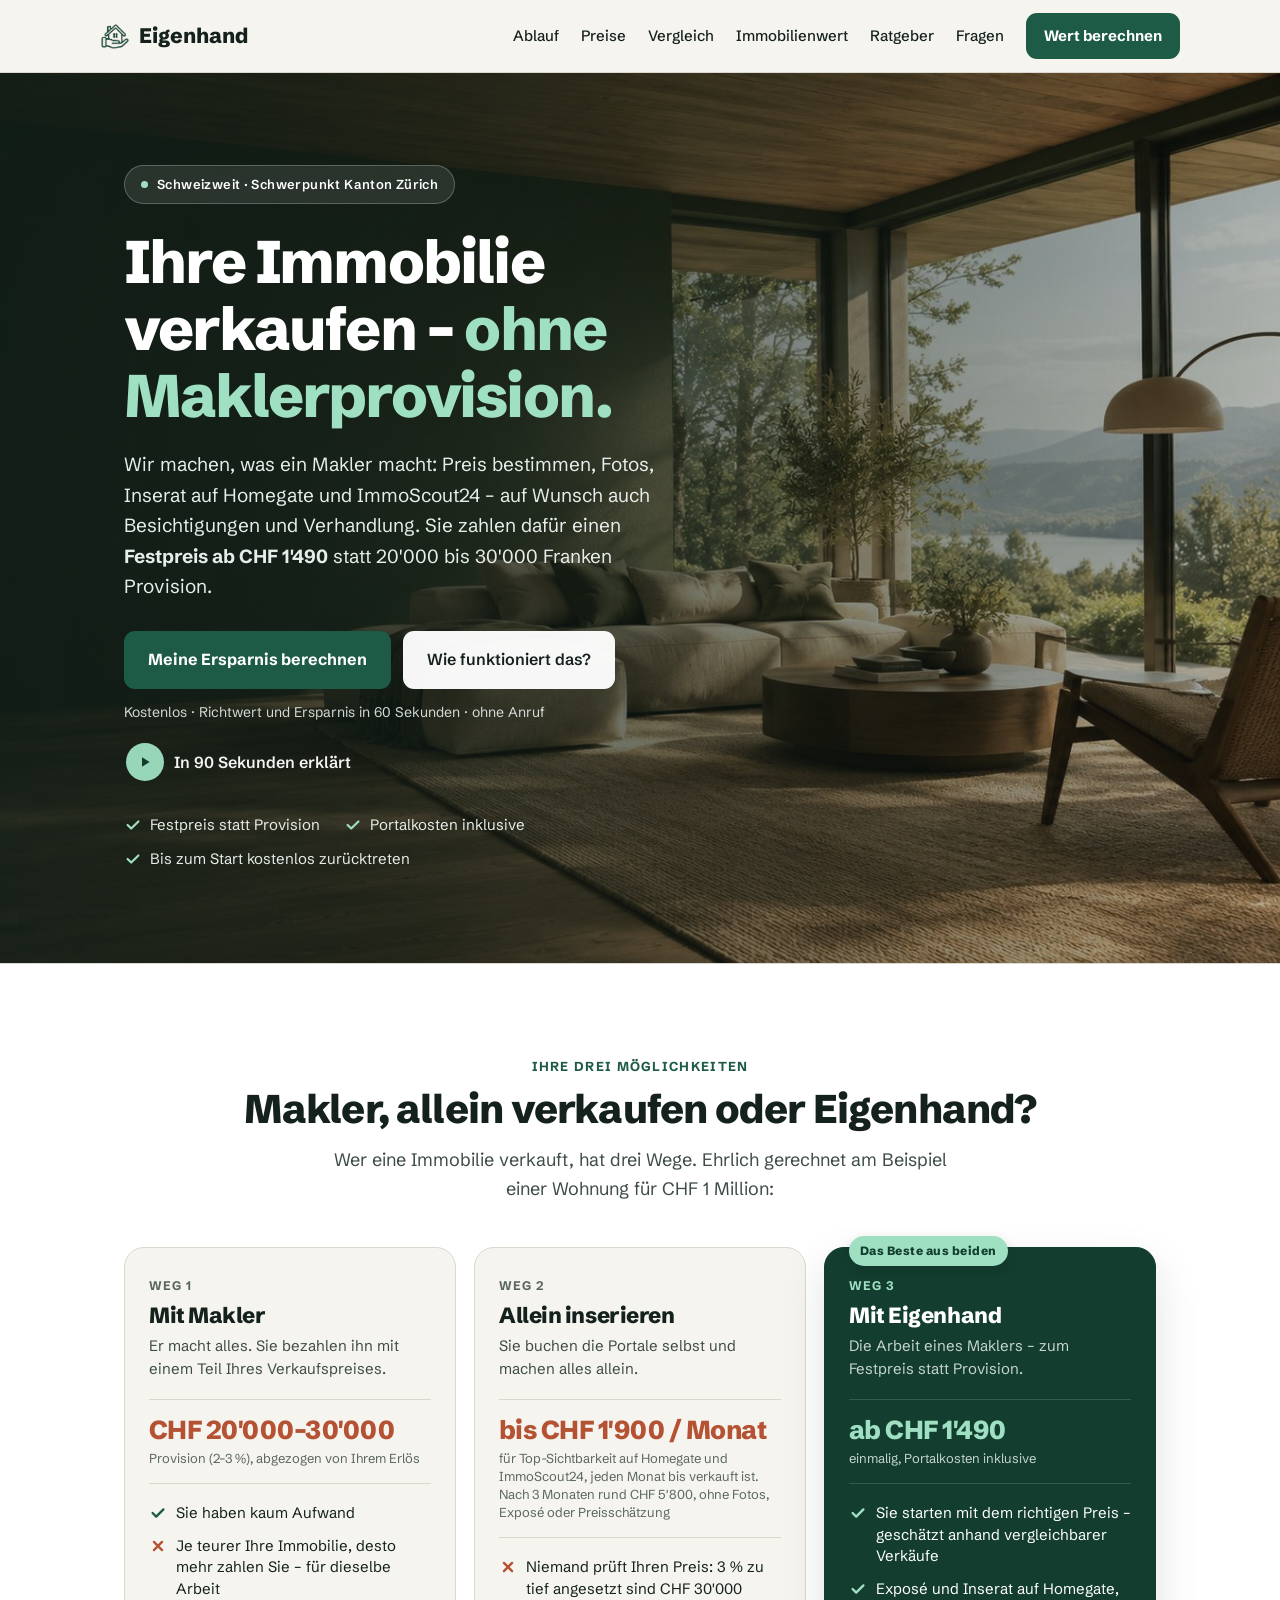
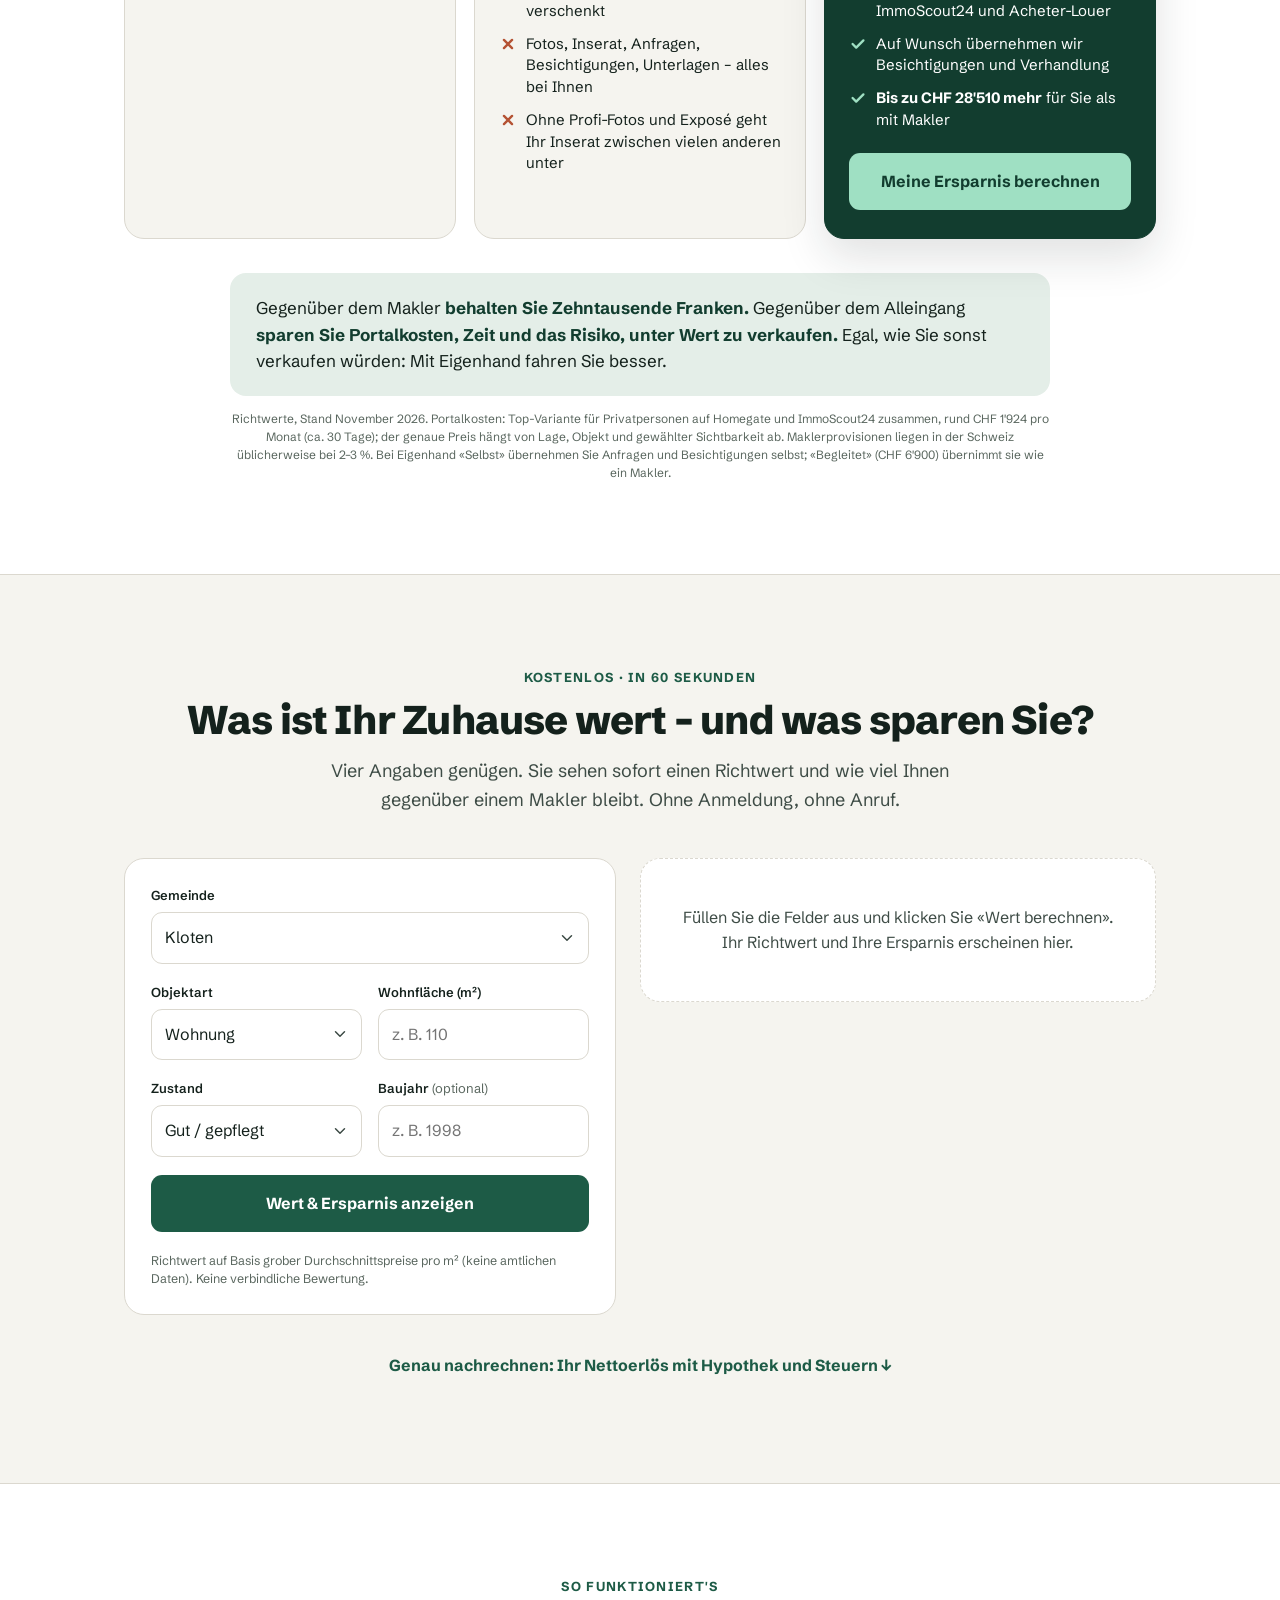
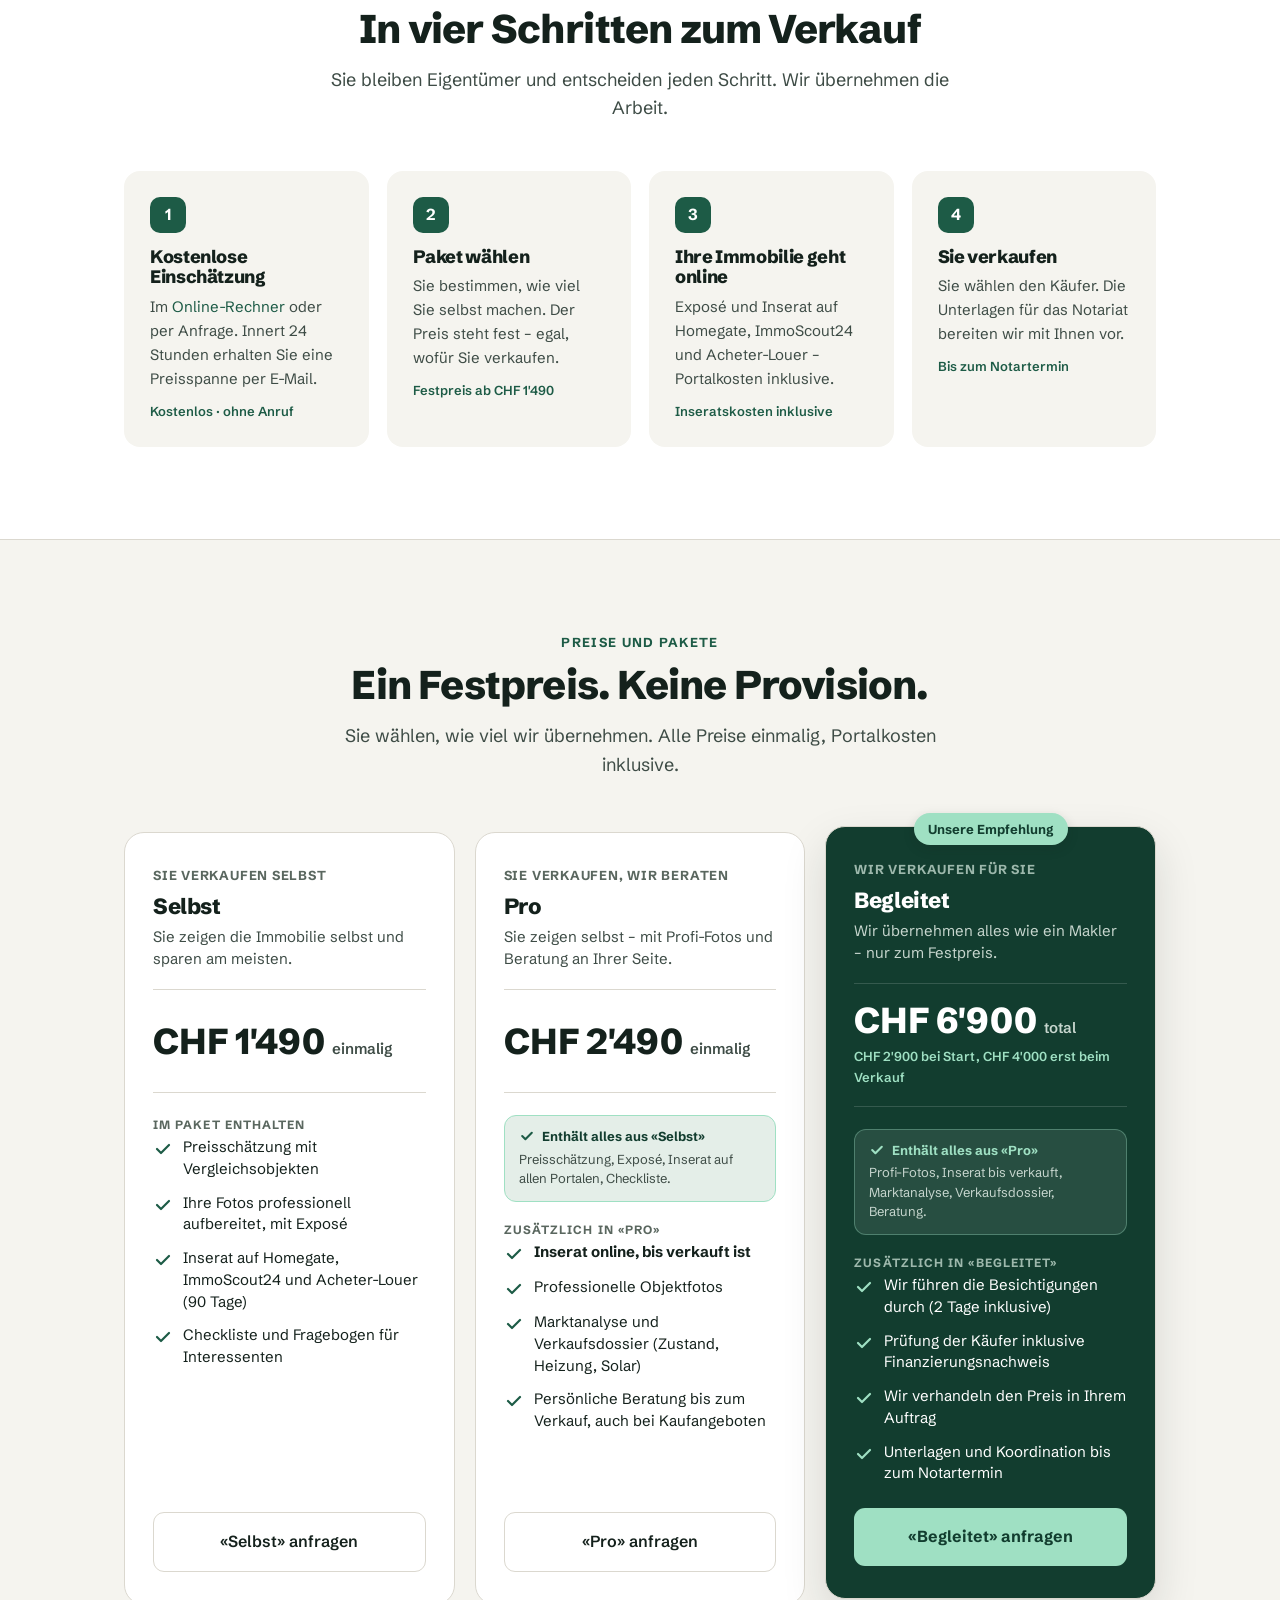
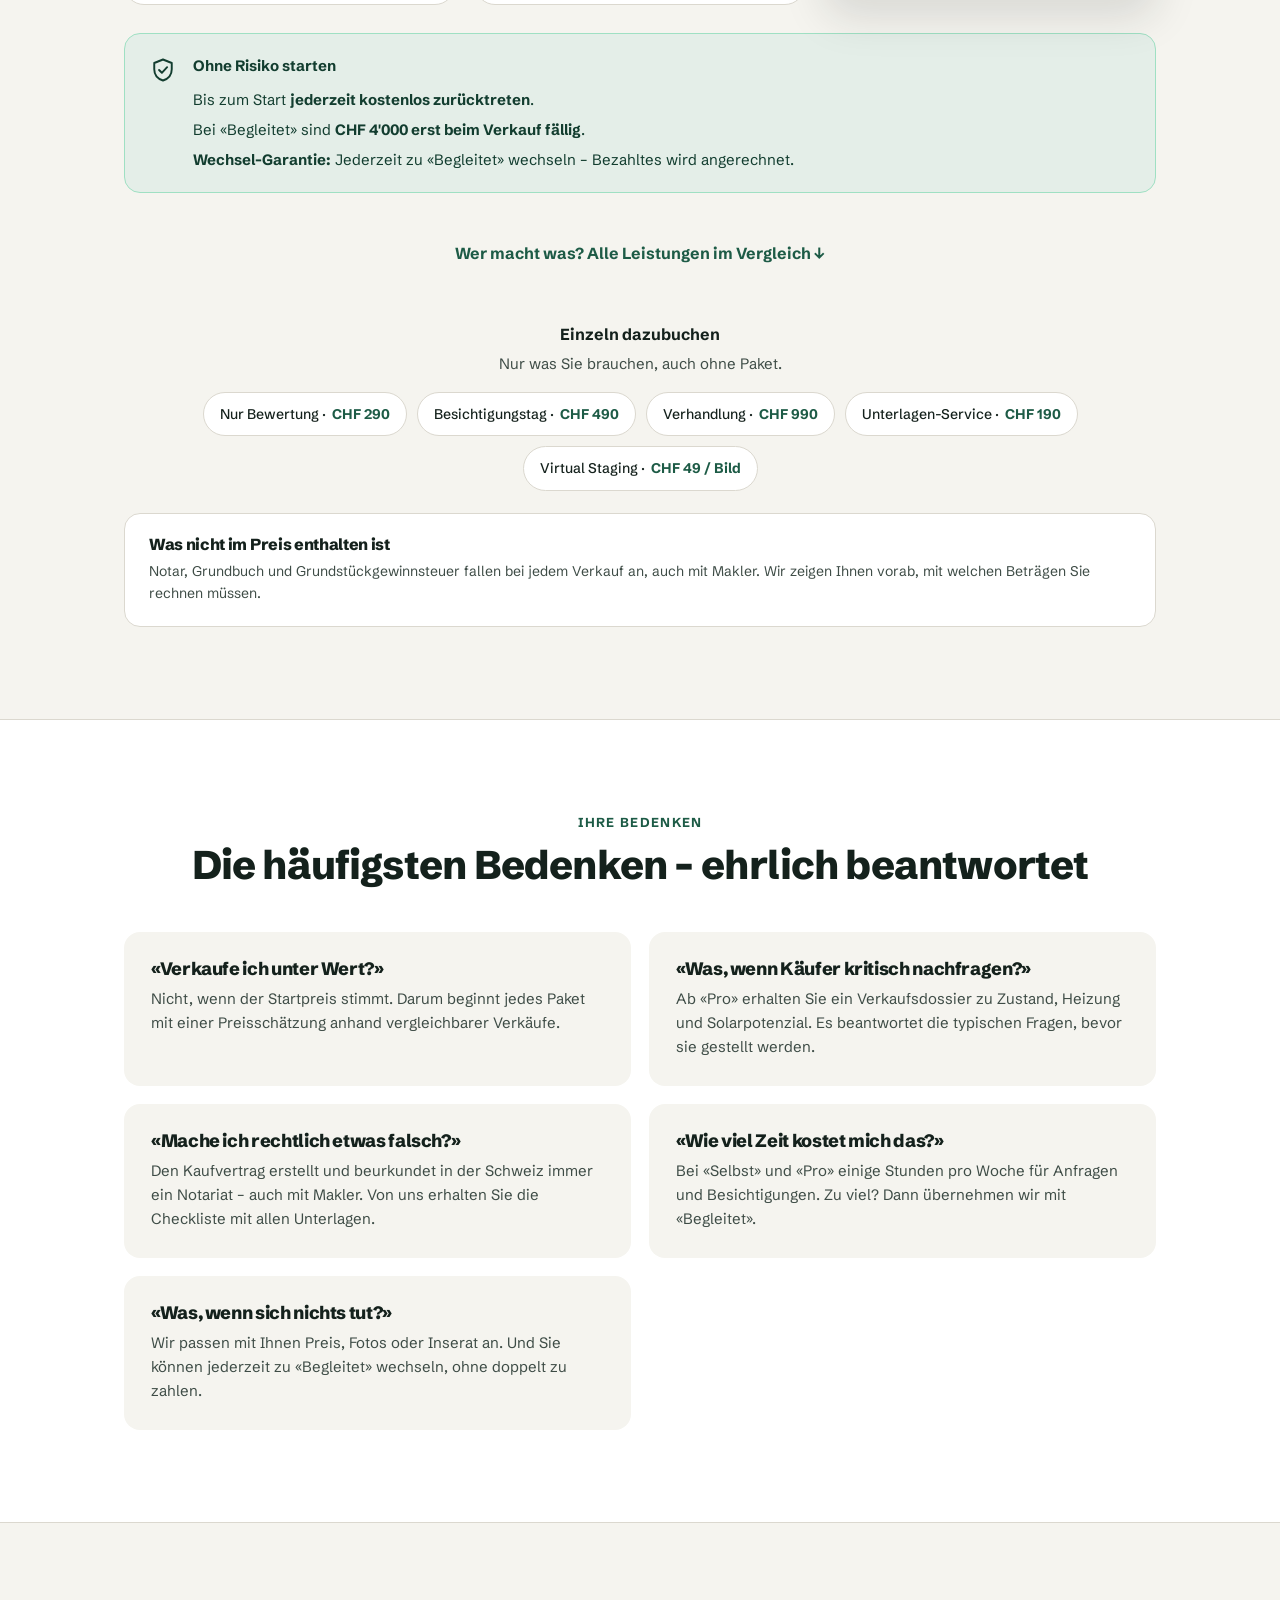
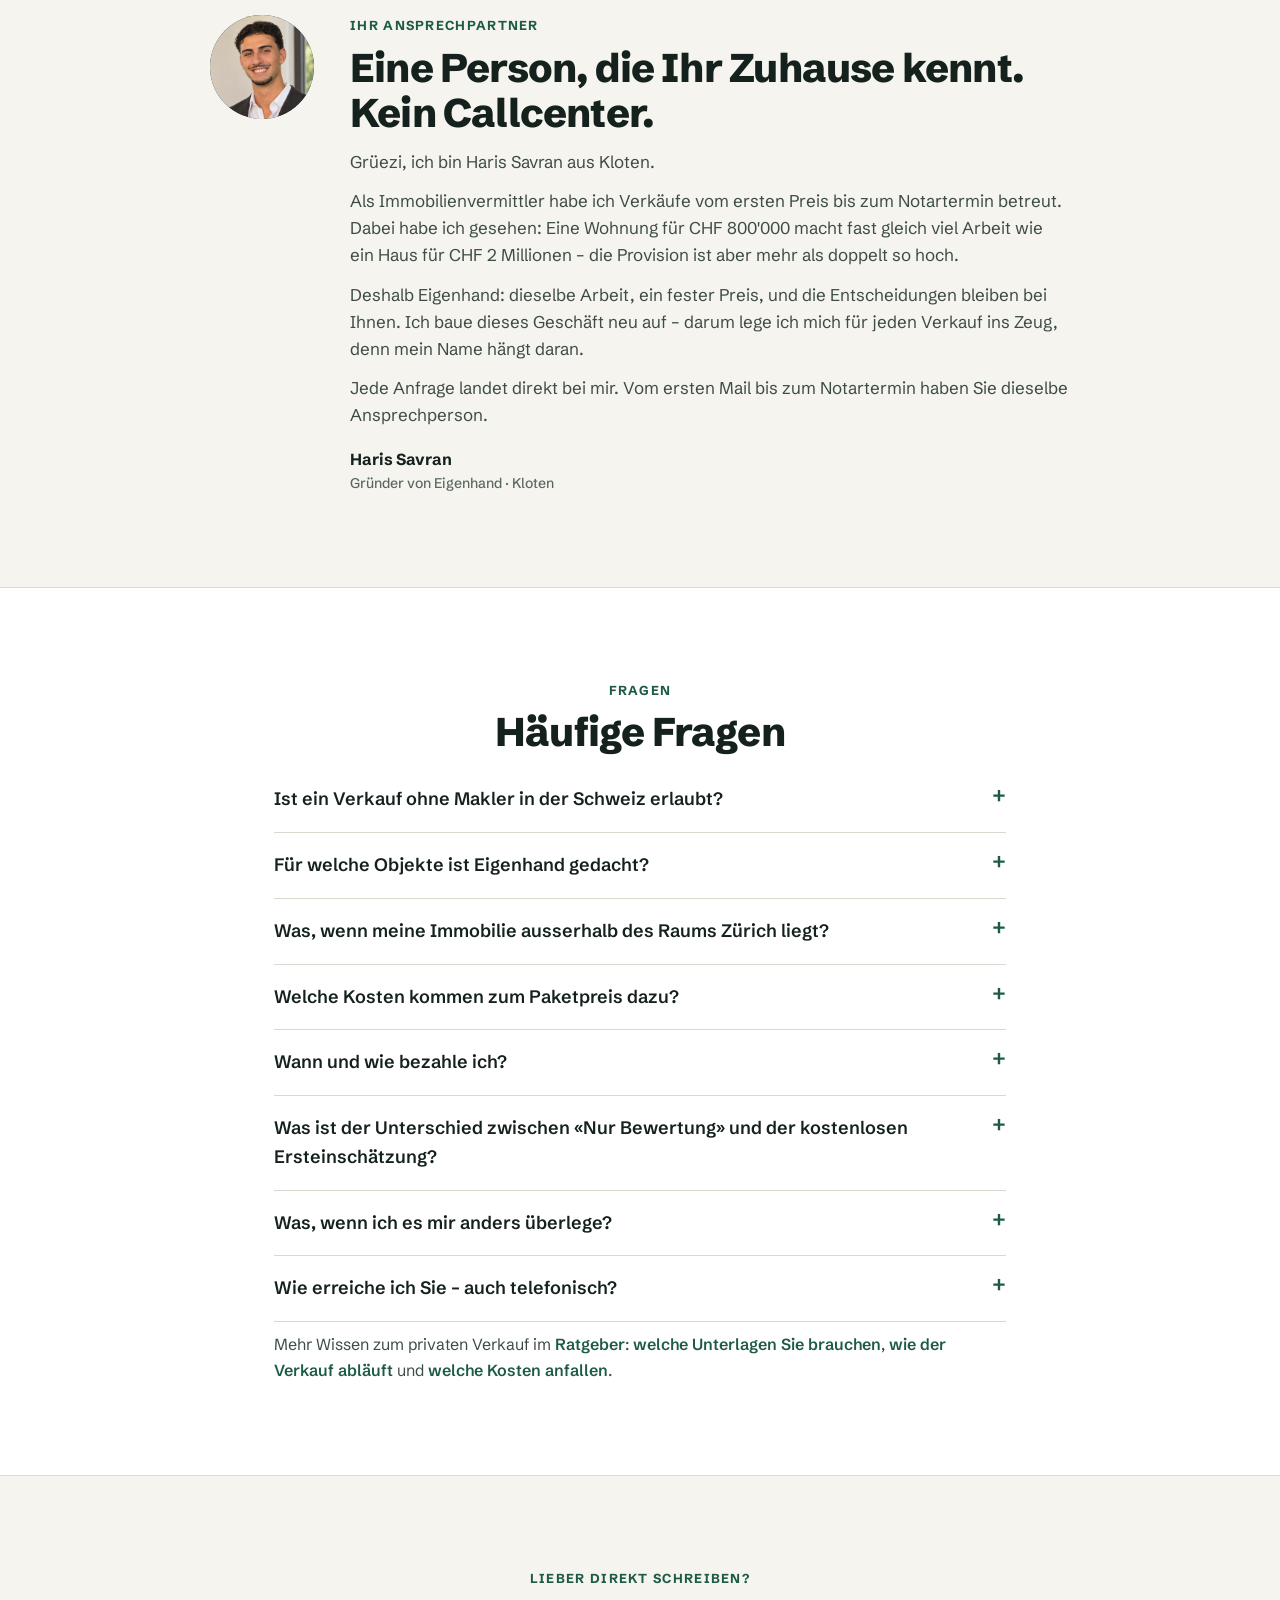
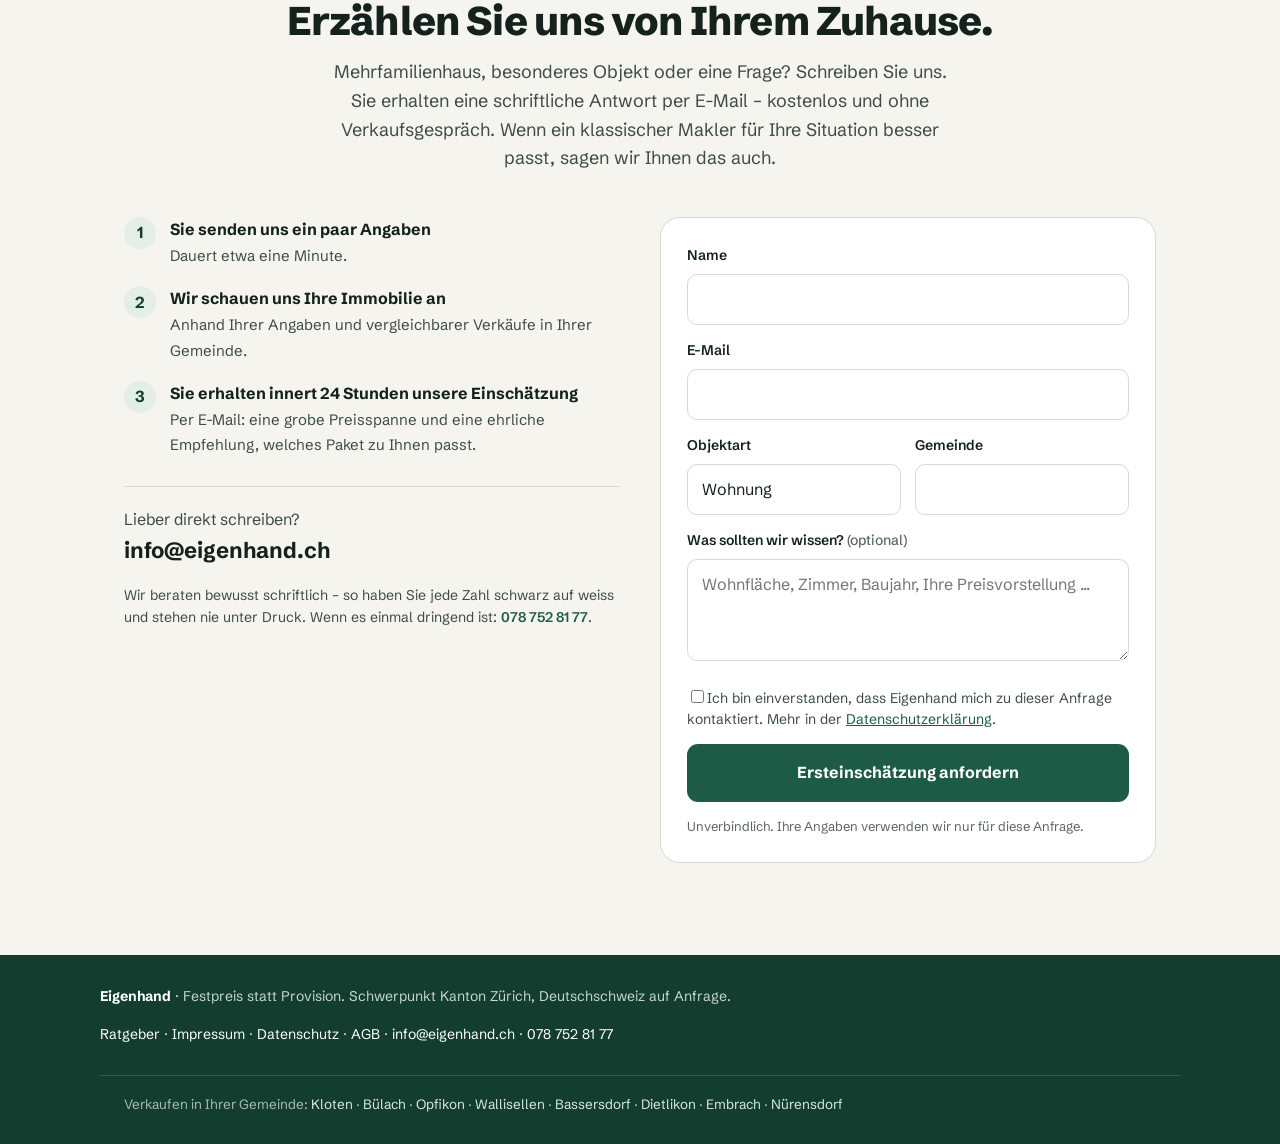
<file: index.html>
<!doctype html>
<html lang="de-CH">
<head>
<meta charset="utf-8">
<meta name="viewport" content="width=device-width, initial-scale=1, viewport-fit=cover">
<meta http-equiv="Cache-Control" content="no-cache, no-store, must-revalidate">
<meta http-equiv="Pragma" content="no-cache">
<meta http-equiv="Expires" content="0">
<title>Immobilie ohne Makler verkaufen – Kanton Zürich | Eigenhand</title>
<meta name="description" content="Statt 20'000–30'000 Franken Provision: Wohnung oder Haus zum Festpreis ab CHF 1'490 verkaufen. Kanton Zürich. Wert und Ersparnis kostenlos in 60 Sekunden berechnen.">
<link rel="canonical" href="https://eigenhand.ch/">
<meta property="og:type" content="website">
<meta property="og:url" content="https://eigenhand.ch/">
<meta property="og:title" content="Immobilie ohne Makler verkaufen – zum Festpreis">
<meta property="og:description" content="Eine Provision von 2–3 % macht bei einer Million 20'000 bis 30'000 Franken. Bei Eigenhand zahlen Sie einen Festpreis ab CHF 1'490 – und entscheiden selbst, was Sie abgeben.">
<meta property="og:image" content="https://eigenhand.ch/img/hero.jpg">
<meta property="og:site_name" content="Eigenhand">
<meta property="og:locale" content="de_CH">
<meta name="twitter:card" content="summary_large_image">
<meta name="twitter:title" content="Eigenhand | Immobilie zum Festpreis verkaufen">
<meta name="twitter:description" content="Festpreis statt Provision. Ab CHF 1'490, Raum Zürich.">
<meta name="twitter:image" content="https://eigenhand.ch/img/hero.jpg">
<meta name="theme-color" content="#123D2F">
<link rel="icon" href="/favicon.ico" sizes="any"><link rel="icon" type="image/png" sizes="16x16" href="/img/favicon-16.png"><link rel="icon" type="image/png" sizes="32x32" href="/img/favicon-32.png"><link rel="icon" type="image/png" sizes="48x48" href="/img/favicon-48.png"><link rel="icon" type="image/png" sizes="96x96" href="/img/favicon-96.png"><link rel="icon" type="image/png" sizes="144x144" href="/img/favicon-144.png"><link rel="icon" type="image/png" sizes="512x512" href="/img/favicon.png"><link rel="apple-touch-icon" href="/img/apple-touch-icon.png"><meta name="theme-color" content="#123D2F"><link rel="manifest" href="/site.webmanifest">
<link rel="preconnect" href="https://fonts.googleapis.com">
<link rel="preconnect" href="https://fonts.gstatic.com" crossorigin>
<link href="https://fonts.googleapis.com/css2?family=Schibsted+Grotesk:wght@400;500;600;700;800&display=swap" rel="stylesheet">
<script type="application/ld+json">
{"@context":"https://schema.org","@type":"RealEstateAgent","name":"Eigenhand","alternateName":"Eigenhand Immobilien","description":"Eigenhand unterstützt private Eigentümer beim Immobilienverkauf zum Festpreis statt mit Maklerprovision. Schwerpunkt Kanton Zürich, schweizweit möglich.","url":"https://eigenhand.ch/","email":"info@eigenhand.ch","image":"https://eigenhand.ch/img/hero.jpg","logo":"https://eigenhand.ch/img/logo-square.png","founder":{"@type":"Person","name":"Haris Savran","alternateName":"Haris Ata Savran","jobTitle":"Gründer","worksFor":{"@type":"Organization","name":"Eigenhand","url":"https://eigenhand.ch/"}},"slogan":"Festpreis statt Provision","knowsAbout":["Immobilie verkaufen ohne Makler","Immobilienverkauf Kanton Zürich","Immobilienbewertung","Verkauf zum Festpreis","privater Immobilienverkauf"],"areaServed":[{"@type":"AdministrativeArea","name":"Kanton Zürich"},{"@type":"Country","name":"Schweiz"}],"address":{"@type":"PostalAddress","postalCode":"8302","addressLocality":"Kloten","addressRegion":"ZH","addressCountry":"CH"},"priceRange":"CHF 1490–6900","makesOffer":[{"@type":"Offer","name":"Selbst","price":"1490","priceCurrency":"CHF"},{"@type":"Offer","name":"Pro","price":"2490","priceCurrency":"CHF"},{"@type":"Offer","name":"Begleitet","price":"6900","priceCurrency":"CHF"}]}
</script>
<script type="application/ld+json">
{"@context":"https://schema.org","@type":"FAQPage","mainEntity":[{"@type":"Question","name":"Ist ein Verkauf ohne Makler in der Schweiz erlaubt?","acceptedAnswer":{"@type":"Answer","text":"Ja. Eigentümer dürfen ihre Immobilie selbst verkaufen. Der Kaufvertrag wird in jedem Fall von einem Notariat öffentlich beurkundet, mit oder ohne Makler."}},{"@type":"Question","name":"Welche Kosten kommen zum Paketpreis dazu?","acceptedAnswer":{"@type":"Answer","text":"Im Paketumfang keine. Optional und nur auf Ihren Wunsch kommen Einzelleistungen dazu. Unabhängig vom Anbieter fallen bei jedem Verkauf Notar- und Grundbuchgebühren sowie die Grundstückgewinnsteuer an."}},{"@type":"Question","name":"Was, wenn meine Immobilie ausserhalb des Raums Zürich liegt?","acceptedAnswer":{"@type":"Answer","text":"Im Grossraum Zürich erstellen wir die Fotos vor Ort. Weiter weg läuft es angeleitet: Sie fotografieren mit dem Handy nach unserer Foto-Anleitung, wir bearbeiten die Bilder professionell und möblieren Räume auf Wunsch digital. So bekommen Sie überall ein professionelles Inserat."}}]}
</script>
<style>
:root{--bg:#F5F4EF;--surface:#FFFFFF;--ink:#14211C;--muted:#3E4C46;--muted2:#5A675F;--line:#DBD8CF;--green:#1D5B46;--green-d:#123D2F;--mint:#9FE0C3;--mint-bg:#E4EEE8;--warn:#B45233}
*{box-sizing:border-box}
html{scroll-behavior:smooth;scroll-padding-top:76px}
html,body{margin:0}
body{background:var(--bg);color:var(--ink);font-family:'Schibsted Grotesk',-apple-system,BlinkMacSystemFont,'Segoe UI',Roboto,Helvetica,Arial,sans-serif;line-height:1.6;-webkit-text-size-adjust:100%;overflow-x:hidden}
h1,h2,h3{margin:0;font-weight:800;letter-spacing:-0.02em;line-height:1.12}
p{margin:0}
a{color:var(--green);text-decoration:none}
button{font-family:inherit}
.wrap{max-width:1080px;margin:0 auto;padding:0 24px}
.btn{display:inline-block;background:var(--green);color:#fff;border:0;border-radius:11px;padding:16px 24px;font:inherit;font-weight:700;font-size:16px;cursor:pointer;text-align:center;transition:background .15s ease,transform .15s ease}
.btn:hover{background:var(--green-d)}
.btn.sec{background:#fff;color:var(--ink);border:1px solid var(--line);font-weight:600}
.btn.sec:hover{border-color:var(--green)}
.btn.mint{background:var(--mint);color:var(--green-d)}
.vidbtn{display:inline-flex;align-items:center;gap:10px;margin-top:14px;background:none;border:0;padding:6px 2px;font:inherit;font-size:16px;font-weight:600;color:#fff;cursor:pointer;opacity:.95}
.vidbtn:hover{opacity:1;text-decoration:underline;text-underline-offset:4px}
.vidbtn .pl{display:inline-flex;align-items:center;justify-content:center;width:38px;height:38px;border-radius:50%;background:var(--mint);flex:none}
.vidmodal{position:fixed;inset:0;z-index:1000;display:none;align-items:center;justify-content:center;background:rgba(10,24,19,.82);padding:20px}
.vidmodal.open{display:flex}
.vidmodal .box{position:relative;width:min(1100px,100%)}
.vidmodal video{display:block;width:100%;aspect-ratio:16/9;background:#123D2F;border-radius:14px}
.vidmodal .x{position:absolute;top:-46px;right:0;background:none;border:0;color:#fff;font-size:30px;line-height:1;cursor:pointer;padding:6px 10px}
.btn.mint:hover{background:#b6ead3}
.btn.block{display:block;width:100%}
.btn:focus-visible,.navtoggle:focus-visible,a:focus-visible,summary:focus-visible{outline:3px solid var(--mint);outline-offset:2px}

/* Header */
header{position:sticky;top:0;z-index:30;background:rgba(245,244,239,.94);backdrop-filter:blur(8px);-webkit-backdrop-filter:blur(8px);border-bottom:1px solid var(--line)}
.bar{display:flex;align-items:center;justify-content:space-between;gap:14px;padding:13px 0}
.brand{display:flex;align-items:center;gap:9px;font-size:21px;font-weight:800;color:var(--ink)}
.brand svg{width:27px;height:27px;flex:none}
nav.links{display:flex;gap:22px;align-items:center;font-size:15px;font-weight:500}
nav.links a{color:var(--ink);white-space:nowrap}
nav.links>.btn{white-space:nowrap}
nav.links a:hover{color:var(--green)}
nav.links .btn{padding:11px 18px;color:#fff;font-size:15px}
.navtoggle{display:none;background:none;border:1px solid var(--line);border-radius:10px;width:44px;height:44px;align-items:center;justify-content:center;cursor:pointer;color:var(--ink)}

/* Hero */
.herowrap{position:relative;background:#14211C;overflow:hidden}
.herowrap::before{content:"";position:absolute;inset:0;background:linear-gradient(95deg,rgba(16,30,24,.88) 0%,rgba(16,30,24,.64) 44%,rgba(16,30,24,.30) 100%),url('img/hero.jpg');background-size:cover;background-position:center right}
.hero{position:relative;z-index:2;min-height:610px;padding:92px 24px;display:grid;grid-template-columns:minmax(0,560px);gap:52px;align-items:center;color:#fff}
.hero .tag{display:inline-flex;align-items:center;gap:9px;background:rgba(255,255,255,.1);border:1px solid rgba(255,255,255,.24);color:#fff;font-size:13px;font-weight:600;letter-spacing:.03em;padding:8px 16px;border-radius:999px;margin-bottom:24px;-webkit-backdrop-filter:blur(4px);backdrop-filter:blur(4px)}
.hero .tag::before{content:"";width:7px;height:7px;border-radius:50%;background:var(--mint)}
.hero h1{font-size:clamp(36px,5.2vw,60px);color:#fff;letter-spacing:-.03em}
.hero h1 .soft{color:var(--mint)}
.hero p.sub{font-size:19px;color:#E7EEEA;max-width:540px;margin-top:20px}
.hero .cta{display:flex;gap:12px;flex-wrap:wrap;margin-top:30px}
.hero .btn.sec{background:rgba(255,255,255,.96);color:var(--ink);border:0}
.hero .herohint{font-size:14px;color:#E7EEEA;margin-top:12px;opacity:.9}
.ticks{display:flex;gap:10px 24px;flex-wrap:wrap;font-size:15px;color:#E7EEEA;margin-top:26px}
.ticks span{display:flex;align-items:center;gap:8px}
.excard{background:#fff;color:var(--ink);border-radius:20px;padding:28px;box-shadow:0 24px 60px rgba(0,0,0,.28)}
.excard .lbl{font-size:12px;font-weight:700;letter-spacing:.1em;text-transform:uppercase;color:var(--green)}
.excard .obj{font-size:15px;color:var(--muted);margin-top:4px}
.exrow{display:flex;justify-content:space-between;align-items:baseline;gap:10px;padding:13px 0;border-bottom:1px solid var(--line);font-size:15px}
.exrow b{font-size:18px}
.exrow .strike{color:var(--muted2)}
.exsave{margin-top:16px;background:var(--mint-bg);border-radius:14px;padding:16px 18px}
.exsave .t{font-size:14px;color:var(--green-d);font-weight:600}
.exsave .v{font-size:32px;font-weight:800;color:var(--green-d);line-height:1.1;margin-top:2px}
.excard .fine{font-size:12px;color:var(--muted2);margin-top:12px;line-height:1.5}

/* Sections */
section{padding:92px 0}
.band{background:#fff;border-top:1px solid var(--line);border-bottom:1px solid var(--line)}
.center{text-align:center}
.eyebrow{font-size:13px;font-weight:700;letter-spacing:.1em;text-transform:uppercase;color:var(--green);margin-bottom:10px}
.h2{font-size:clamp(28px,4vw,40px)}
.lead{font-size:18px;color:var(--muted);max-width:640px;margin:14px auto 0}
.lead.left{margin-left:0}

/* Problem */
.split{display:grid;grid-template-columns:1fr 1fr;gap:56px;align-items:center}
.split p.body{color:var(--muted);font-size:17px;margin-top:14px}
.costbars{background:var(--bg);border-radius:20px;padding:28px;display:flex;flex-direction:column;gap:20px}
.cb .top{display:flex;justify-content:space-between;font-size:15px;margin-bottom:8px;gap:10px}
.cb .top b{white-space:nowrap}
.cb .track{height:14px;background:#E8E5DC;border-radius:7px;overflow:hidden}
.cb .fill{height:100%;border-radius:7px;background:var(--muted2)}
.cb.us .fill{background:var(--green)}
.costbars .fine{font-size:12px;color:var(--muted2);line-height:1.5}
/* Drei Wege im Vergleich */
.ways{display:grid;grid-template-columns:repeat(3,1fr);gap:18px;margin-top:44px;text-align:left;align-items:stretch}
.way{background:var(--bg);border:1px solid var(--line);border-radius:20px;padding:28px 24px;display:flex;flex-direction:column;position:relative}
.way .wl{font-size:12.5px;font-weight:700;letter-spacing:.08em;text-transform:uppercase;color:var(--muted2);margin-bottom:8px}
.way h3{font-size:22px;margin:0 0 6px}
.way .wd{font-size:15px;color:var(--muted);line-height:1.5;margin:0;min-height:46px}
.way .wc{border-top:1px solid var(--line);border-bottom:1px solid var(--line);margin:18px 0 18px;padding:16px 0}
.way .wc b{display:block;font-size:26px;font-weight:800;letter-spacing:-.02em;line-height:1.1;color:var(--warn)}
.way .wc small{display:block;font-size:13px;color:var(--muted2);margin-top:4px;line-height:1.4}
.way ul{list-style:none;margin:0;padding:0;display:flex;flex-direction:column;gap:11px;font-size:15px;line-height:1.45;flex-grow:1}
.way li{display:flex;gap:9px}
.way li svg{flex:none;margin-top:2px}
.way li.no svg{color:var(--warn)}
.way li.ok svg{color:var(--green)}
.way.us{background:var(--green-d);border-color:var(--green-d);color:#fff;box-shadow:0 18px 44px rgba(20,33,28,.13)}
.way.us .wl{color:var(--mint)}
.way.us .wd,.way.us .wc small{color:#C7D6CE}
.way.us .wc{border-color:rgba(255,255,255,.15)}
.way.us .wc b{color:var(--mint)}
.way.us li.ok svg{color:var(--mint)}
.way.us .btn{margin-top:22px}
.way .badge{position:absolute;top:-12px;left:24px;right:auto;transform:none;background:var(--mint);color:var(--green-d);font-size:12px;font-weight:800;letter-spacing:.04em;padding:5px 11px;border-radius:999px}
.verdict{max-width:820px;margin:34px auto 0;background:var(--mint-bg);border-radius:16px;padding:22px 26px;text-align:left;font-size:17px;line-height:1.55;color:var(--ink)}
.verdict strong{color:var(--green-d)}
.ways-fine{font-size:12px;color:var(--muted2);line-height:1.5;max-width:820px;margin:14px auto 0}
#rechner{margin-top:26px;text-align:left}
@media(max-width:900px){.ways{grid-template-columns:1fr;max-width:520px;margin-left:auto;margin-right:auto}.way .wd{min-height:0}}
.anchor{max-width:820px;margin:34px auto 38px;background:#fff;border:1px solid var(--line);border-radius:20px;padding:30px 32px;text-align:left}
.anchor h3{font-size:19px;margin:0 0 4px;letter-spacing:-.01em}
.anchor .asub{font-size:14.5px;color:var(--muted2);margin:0 0 22px}
.anchor .cb{margin-bottom:18px}
.anchor .cb .top{align-items:baseline}
.anchor .cb .top span small{display:block;font-size:13px;color:var(--muted2);margin-top:1px}
.anchor .cb .top b{font-size:17px}
.anchor .cb.us .top b{color:var(--green);font-size:20px}
.anchor .cb .fill.mid{background:#B9B4A6}
.anchor .keep{margin-top:24px;background:var(--mint-bg);border-radius:14px;padding:18px 20px;display:flex;gap:18px;align-items:center;justify-content:space-between;flex-wrap:wrap}
.anchor .keep .big{font-size:26px;font-weight:800;color:var(--green-d);letter-spacing:-.02em;white-space:nowrap}
.anchor .keep p{margin:0;font-size:15px;color:var(--muted);max-width:430px}
.anchor .keep p strong{color:var(--ink)}
.anchor .fine{font-size:12px;color:var(--muted2);line-height:1.5;margin:14px 0 0}
@media(max-width:720px){.anchor{padding:22px 18px}.anchor .keep .big{font-size:23px}}

/* Steps */
.steps{display:grid;gap:18px;grid-template-columns:repeat(4,1fr);margin-top:48px}
.step{background:var(--bg);border-radius:16px;padding:26px;text-align:left}
.band .step{background:var(--bg)}
section:not(.band) .step{background:#fff;border:1px solid var(--line)}
.step .no{width:36px;height:36px;border-radius:10px;background:var(--green);color:#fff;display:flex;align-items:center;justify-content:center;font-weight:700;margin-bottom:14px}
.step h3{font-size:18px;margin-bottom:7px}
.step p{color:var(--muted);font-size:15px}
.step .meta{font-size:13px;font-weight:600;color:var(--green);margin-top:10px}

/* Calculator */
.calc{display:grid;gap:24px;grid-template-columns:1fr 1.05fr;align-items:start;margin-top:44px;text-align:left}
.calc .in{background:#fff;border:1px solid var(--line);border-radius:20px;padding:26px;display:grid;gap:18px}
.calc label,.calc .lab{display:block;font-size:14px;font-weight:600;color:var(--ink);margin-bottom:7px}
.calc input,.calc select{width:100%;font:inherit;font-size:17px;padding:13px 14px;border:1px solid var(--line);border-radius:10px;background:#fff;color:var(--ink)}
.calc input:focus,.calc select:focus{outline:none;border-color:var(--green);box-shadow:0 0 0 3px rgba(29,91,70,.12)}
.seg{display:grid;grid-template-columns:repeat(3,1fr);gap:6px}
.seg button{background:#fff;border:1px solid var(--line);border-radius:10px;padding:11px 6px;font-size:14px;font-weight:600;color:var(--ink);cursor:pointer;line-height:1.25}
.seg button small{display:block;font-weight:500;color:var(--muted2);font-size:12px;margin-top:2px}
.seg button[aria-pressed="true"]{border-color:var(--green);background:var(--mint-bg);color:var(--green-d)}
.calc details{border-top:1px solid var(--line);padding-top:14px}
.calc summary{cursor:pointer;font-weight:600;font-size:15px;color:var(--green);list-style:none}
.calc summary::-webkit-details-marker{display:none}
.calc summary::after{content:" +"}
.calc details[open] summary::after{content:" −"}
.calc .adv{display:grid;gap:14px;margin-top:14px}
.out{display:flex;flex-direction:column;gap:14px}
.savebig{background:var(--green-d);color:#fff;border-radius:20px;padding:28px}
.savebig .t{color:#B9CFC5;font-weight:600;font-size:15px}
.savebig .v{font-size:clamp(36px,5vw,48px);font-weight:800;color:var(--mint);line-height:1.1;margin-top:4px}
.savebig .s{color:#C7D6CE;font-size:14px;margin-top:8px}
.savebig .btn{margin-top:20px}
.cmp{display:grid;grid-template-columns:1fr 1fr;gap:14px}
.outcard{background:#fff;border:1px solid var(--line);border-radius:16px;padding:20px}
.outcard.hi{background:var(--mint-bg);border-color:var(--mint)}
.outcard .h{font-weight:700;margin-bottom:6px;font-size:15px}
.outrow{display:flex;justify-content:space-between;gap:8px;font-size:14px;padding:4px 0}
.outrow span:last-child,.outtot b,.exrow b,.cb .top b{white-space:nowrap}
.nw{white-space:nowrap}
.outrow .m{color:var(--muted)}
.outtot{display:flex;justify-content:space-between;align-items:baseline;border-top:1px solid var(--line);margin-top:8px;padding-top:10px;font-size:14px;gap:8px}
.outtot b{font-size:18px}
.fineprint{font-size:13px;color:var(--muted2);line-height:1.55}

/* Pricing */
.price{display:grid;gap:20px;grid-template-columns:repeat(3,1fr);align-items:stretch;margin-top:52px}
.plan{background:#fff;border:1px solid var(--line);border-radius:20px;padding:32px 28px;display:flex;flex-direction:column;text-align:left;position:relative;transition:transform .2s ease,box-shadow .2s ease}
.plan:hover{transform:translateY(-2px);box-shadow:0 10px 30px rgba(20,33,28,.08)}
.plan.hot{background:var(--green-d);color:#fff;box-shadow:0 18px 44px rgba(20,33,28,.13);transform:translateY(-6px)}
.plan.hot:hover{transform:translateY(-8px)}
.plan .phead{min-height:96px}
.plan h3{font-size:22px;margin-bottom:6px}
.plan .d{color:var(--muted);font-size:15px;line-height:1.5}
.plan.hot .d{color:#C7D6CE}
.plan .pcost{padding:18px 0;border-top:1px solid var(--line);border-bottom:1px solid var(--line);margin:18px 0 22px;min-height:104px;display:flex;flex-direction:column;justify-content:center;gap:4px}
.plan.hot .pcost{border-color:rgba(255,255,255,.15)}
.plan .amt{font-size:36px;font-weight:800;line-height:1;white-space:nowrap}
.plan .amt small{font-size:15px;font-weight:600;color:var(--muted);letter-spacing:0}
.plan.hot .amt small{color:#C7D6CE}
.plan .note{font-size:13px;font-weight:600;color:var(--green);margin-top:4px}
.plan.hot .note{color:var(--mint)}
.plan .who{font-size:13px;font-weight:700;letter-spacing:.06em;text-transform:uppercase;color:var(--muted2);margin-bottom:10px}
.plan.hot .who{color:#9DB8AC}
.plan ul{list-style:none;margin:0;padding:0;display:flex;flex-direction:column;gap:12px;font-size:15px;flex-grow:1}
.plan li{display:flex;gap:10px;line-height:1.45}
.plan li svg{flex:none;margin-top:3px}
.plan .btn{margin-top:24px}
.inherit{background:var(--mint-bg);border:1px solid var(--mint);border-radius:12px;padding:12px 14px;margin-bottom:4px}
.inherit .it{font-size:13px;font-weight:700;color:var(--green-d);display:flex;align-items:center;gap:7px;line-height:1.3}
.inherit .is{font-size:13px;color:var(--muted);line-height:1.5;margin-top:5px}
.plan.hot .inherit{background:rgba(255,255,255,.09);border-color:rgba(159,224,195,.34)}
.plan.hot .inherit .it{color:var(--mint)}
.plan.hot .inherit .is{color:#C7D6CE}
.plan .plus{font-size:12px;font-weight:700;letter-spacing:.09em;text-transform:uppercase;color:var(--muted2);margin:14px 0 2px}
.plan.hot .plus{color:#9DB8AC}
.badge{position:absolute;top:-14px;left:50%;transform:translateX(-50%);background:var(--mint);color:var(--green-d);font-size:13px;font-weight:700;padding:6px 14px;border-radius:999px;box-shadow:0 4px 12px rgba(20,33,28,.15);white-space:nowrap}
/* Ratgeber-Fenster */
.gm{text-align:left}
.gm .gbody h2{font-size:26px;margin-bottom:12px;line-height:1.2}
.gm .gbody h3{font-size:18px;margin:26px 0 8px}
.gm .gbody p{color:var(--muted);font-size:16px;margin-bottom:12px}
.gm .gbody ul,.gm .gbody ol{color:var(--muted);font-size:16px;padding-left:22px;margin:0 0 12px}
.gm .gbody li{margin-bottom:8px}
.gm .gbody li b{color:var(--ink)}
.gm .gbody .check{list-style:none;padding-left:0}
.gm .gbody .check li{position:relative;padding-left:32px}
.gm .gbody .check li::before{content:"";position:absolute;left:0;top:4px;width:20px;height:20px;border-radius:6px;border:2px solid var(--green)}
.gm .gbody .tl{list-style:none;padding:0;margin:8px 0 0;border-left:2px solid var(--mint)}
.gm .gbody .tl li{position:relative;padding:0 0 22px 26px}
.gm .gbody .tl li::before{content:"";position:absolute;left:-7px;top:6px;width:12px;height:12px;border-radius:50%;background:var(--green)}
.gm .gbody .tl li b{display:block;color:var(--ink);font-size:16px}
.gm .gbody .tl li .d{display:block;font-size:13px;font-weight:600;color:var(--green);margin:2px 0 4px}
.gm .gbody .tbl{overflow-x:auto;border:1px solid var(--line);border-radius:14px;margin:8px 0 14px}
.gm .gbody table{width:100%;border-collapse:collapse;font-size:15px;min-width:420px}
.gm .gbody th,.gm .gbody td{padding:12px 14px;border-bottom:1px solid var(--line);text-align:left;vertical-align:top}
.gm .gbody thead th{background:var(--bg);font-size:13px;text-transform:uppercase;letter-spacing:.04em;color:var(--muted)}
.gm .gbody tbody tr:last-child td{border-bottom:0}
.gm .gbody td:first-child{font-weight:600;color:var(--ink)}
.gm .gbody td{color:var(--muted)}
.gm .gbody .tip{background:var(--mint-bg);border-radius:14px;padding:16px 18px;color:var(--green-d);font-size:15px;margin-top:8px}
.gm .gbody .fine{font-size:13px;color:var(--muted2);margin-top:6px}
.gm .gfoot{margin-top:26px;padding-top:20px;border-top:1px solid var(--line);display:flex;gap:12px;flex-wrap:wrap;align-items:center}
.gm .gfoot .lk{font-size:14px;color:var(--muted);text-decoration:underline}
.gm .gload{color:var(--muted);font-size:15px;padding:20px 0}
.pricemail{margin-top:20px;display:flex;gap:20px;align-items:center;justify-content:space-between;flex-wrap:wrap;background:#fff;border:1px solid var(--line);border-radius:16px;padding:20px 24px;text-align:left}
.pricemail strong{font-size:17px;display:block;margin-bottom:4px}
.pricemail p{font-size:15px;color:var(--muted);margin:0;max-width:560px}
.pricemail .btn{flex:none}
.guarantee{margin-top:28px;display:flex;gap:16px;align-items:flex-start;background:var(--mint-bg);border:1px solid var(--mint);border-radius:16px;padding:20px 24px;text-align:left}
.guarantee svg{flex:none;margin-top:2px}
.guarantee p{font-size:15px;color:var(--green-d)}
.extras-wrap{display:flex;gap:10px;flex-wrap:wrap;justify-content:center;align-items:center;margin-top:16px}
.extrabtn{background:#fff;border:1px solid var(--line);border-radius:999px;padding:10px 16px;font:inherit;font-size:14px;font-weight:500;color:var(--ink);cursor:pointer;transition:all .15s ease;display:inline-flex;align-items:center;gap:6px}
.extrabtn:hover{border-color:var(--green);color:var(--green-d);background:var(--mint-bg)}
.extrabtn b{color:var(--green);font-weight:700}
.compare{margin-top:36px;text-align:left}
.compare summary{cursor:pointer;font-weight:700;font-size:16px;color:var(--green);list-style:none;text-align:center;padding:12px}
.compare summary::-webkit-details-marker{display:none}
.compare summary::after{content:" ↓"}
.compare[open] summary::after{content:" ↑"}
.tablewrap{overflow-x:auto;-webkit-overflow-scrolling:touch;border:1px solid var(--line);border-radius:16px;background:#fff;margin-top:8px}
table.who{width:100%;border-collapse:collapse;font-size:14px;min-width:560px}
table.who th,table.who td{padding:13px 16px;border-bottom:1px solid var(--line);text-align:left;vertical-align:top}
table.who thead th{background:var(--bg);font-size:13px;letter-spacing:.04em;text-transform:uppercase;color:var(--muted)}
table.who tbody tr:last-child td{border-bottom:0}
table.who td.c{text-align:center;white-space:nowrap}
.tg{display:inline-block;font-size:12px;font-weight:700;padding:3px 9px;border-radius:999px}
.tg.you{background:#EFEDE6;color:var(--muted)}
.tg.we{background:var(--green);color:#fff}
.tg.both{background:var(--mint-bg);color:var(--green-d)}
.notincl{margin-top:22px;background:#fff;border:1px solid var(--line);border-radius:16px;padding:22px 24px;text-align:left}
.notincl h3{font-size:16px;margin-bottom:6px}
.notincl p{font-size:14px;color:var(--muted)}

/* Concerns */
.grid2{display:grid;gap:18px;grid-template-columns:1fr 1fr;margin-top:44px}
.concern{background:#fff;border:1px solid var(--line);border-radius:16px;padding:26px;text-align:left}
.band .concern{background:var(--bg);border-color:transparent}
.concern h3{font-size:18px;margin-bottom:8px}
.concern p{color:var(--muted);font-size:15px}
.concern .ic{width:46px;height:46px;border-radius:12px;background:var(--mint-bg);display:flex;align-items:center;justify-content:center;margin-bottom:14px}
.grid3{display:grid;gap:18px;grid-template-columns:repeat(3,1fr);margin-top:44px}
@media(max-width:860px){.grid3{grid-template-columns:1fr}}

/* About */
.about{display:grid;grid-template-columns:auto 1fr;gap:36px;align-items:start;max-width:860px;margin:0 auto}
.avatar{width:104px;height:104px;border-radius:50%;background:var(--green-d);color:var(--mint);display:flex;align-items:center;justify-content:center;font-size:38px;font-weight:800;letter-spacing:-.02em;overflow:hidden;flex:0 0 auto}
.avatar img.photo{width:100%;height:100%;object-fit:cover;object-position:50% 22%;display:block;pointer-events:none;user-select:none;-webkit-user-select:none}
.about p{color:var(--muted);font-size:17px;margin-top:12px}
.about .sig{margin-top:18px;font-weight:700;color:var(--ink)}
.about .sig span{display:block;font-weight:500;color:var(--muted2);font-size:14px}

/* Guides */
.guides{display:grid;gap:18px;grid-template-columns:repeat(3,1fr);margin-top:40px}
.guide{display:block;background:#fff;border:1px solid var(--line);border-radius:16px;padding:24px;text-align:left;color:var(--ink);transition:border-color .15s ease,transform .15s ease}
.guide:hover{border-color:var(--green);transform:translateY(-2px)}
.guide .k{font-size:12px;font-weight:700;letter-spacing:.1em;text-transform:uppercase;color:var(--green)}
.guide h3{font-size:18px;margin:8px 0 6px}
.guide p{font-size:14px;color:var(--muted)}
.guide .go{font-size:14px;font-weight:700;color:var(--green);margin-top:12px;display:block}

/* FAQ */
.faq{max-width:780px;margin:0 auto}
.faq details{border-bottom:1px solid var(--line);padding:18px 0}
.faq summary{font-size:18px;font-weight:600;cursor:pointer;list-style:none;display:flex;justify-content:space-between;gap:16px}
.faq summary::-webkit-details-marker{display:none}
.faq summary::after{content:"+";font-size:22px;color:var(--green);line-height:1;flex:none}
.faq details[open] summary::after{content:"−"}
.faq p{color:var(--muted);margin-top:10px;font-size:16px}

/* Contact */
.contact{display:grid;gap:40px;grid-template-columns:1fr 1fr;align-items:start;margin-top:44px}
.next{display:flex;flex-direction:column;gap:18px}
.next .n{display:flex;gap:14px;align-items:flex-start}
.next .n .no{width:32px;height:32px;border-radius:50%;background:var(--mint-bg);color:var(--green-d);font-weight:700;display:flex;align-items:center;justify-content:center;flex:none}
.next .n b{display:block;font-size:16px}
.next .n span{color:var(--muted);font-size:15px}
.direct{margin-top:10px;border-top:1px solid var(--line);padding-top:20px}
.direct .big{font-size:22px;font-weight:700;color:var(--ink)}
.form{background:#fff;border:1px solid var(--line);border-radius:20px;padding:26px;display:flex;flex-direction:column;gap:14px}
.form label{font-size:14px;font-weight:600;color:var(--ink);margin-bottom:6px;display:block}
.form input,.form textarea,.form select{width:100%;font:inherit;padding:13px 14px;border:1px solid var(--line);border-radius:10px;background:#fff;color:var(--ink)}
.form textarea{resize:vertical;min-height:90px}
.form select{-webkit-appearance:none;appearance:none;background-image:url("data:image/svg+xml,%3Csvg xmlns='http://www.w3.org/2000/svg' viewBox='0 0 24 24' fill='none' stroke='%233E4C46' stroke-width='2' stroke-linecap='round' stroke-linejoin='round'%3E%3Cpath d='M6 9l6 6 6-6'/%3E%3C/svg%3E");background-repeat:no-repeat;background-position:right 12px center;background-size:18px;padding-right:38px}
.form label.consent{font-weight:400;color:var(--muted);margin-bottom:0}
.form input:focus,.form textarea:focus,.form select:focus{outline:none;border-color:var(--green);box-shadow:0 0 0 3px rgba(29,91,70,.12)}
.form .opt{font-weight:500;color:var(--muted2)}

/* Legal + footer */
.legal{background:#fff;border-top:1px solid var(--line)}
.legal h2{font-size:24px;margin-bottom:12px}
.legal h3{font-size:16px;margin:18px 0 6px}
.legal p{color:var(--muted);font-size:15px;margin-bottom:8px}
footer{background:var(--green-d);color:#C7D6CE;font-size:14px}
footer .row{display:flex;justify-content:space-between;gap:16px;flex-wrap:wrap;padding:30px 0}
footer .orte-links{display:block;border-top:1px solid rgba(255,255,255,.14);padding:16px 24px 26px;font-size:13.5px;color:#A8BDB2;line-height:1.9}
footer .orte-links a{color:#DCE8E1;white-space:nowrap}
footer a{color:#fff}

/* Modal */
.modalbg{position:fixed;inset:0;background:rgba(20,33,28,.72);backdrop-filter:blur(6px);display:none;align-items:flex-start;justify-content:center;z-index:100;padding:40px 20px;overflow-y:auto}
.modalbg.open{display:flex}
.modal{background:var(--bg);border-radius:24px;width:100%;max-width:600px;padding:40px;position:relative;animation:modalIn .25s ease}
@keyframes modalIn{from{transform:translateY(16px);opacity:0}to{transform:translateY(0);opacity:1}}
.modal .close{position:absolute;top:18px;right:18px;background:#fff;border:1px solid var(--line);width:40px;height:40px;border-radius:50%;display:flex;align-items:center;justify-content:center;cursor:pointer;font-size:22px;line-height:1;color:var(--muted);padding:0}
.modal .mhead{margin-bottom:24px;padding-right:44px}
.modal .mctx{font-size:12px;font-weight:700;color:var(--green);letter-spacing:.1em;text-transform:uppercase;margin-bottom:6px}
.modal h3{font-size:26px;margin-bottom:8px;line-height:1.2}
.modal .msub{color:var(--muted);font-size:15px;line-height:1.5}
.steps2{display:flex;gap:6px;margin-bottom:8px}
.steps2 .s{flex:1;height:4px;background:var(--line);border-radius:2px;transition:background .2s ease}
.steps2 .s.done,.steps2 .s.active{background:var(--green)}
.steplabel{font-size:13px;color:var(--muted2);margin-bottom:22px}
.step2{display:none;flex-direction:column;gap:18px}
.step2.active{display:flex}
.fgrid{display:grid;grid-template-columns:1fr 1fr;gap:14px}
.fld label{display:block;font-size:14px;font-weight:600;color:var(--ink);margin-bottom:7px}
.fld label .opt{font-weight:500;color:var(--muted2)}
.fld input,.fld select,.fld textarea{width:100%;font:inherit;font-size:16px;padding:12px 14px;border:1px solid var(--line);border-radius:10px;background:#fff;color:var(--ink)}
.fld input:focus,.fld select:focus,.fld textarea:focus{outline:none;border-color:var(--green);box-shadow:0 0 0 3px rgba(29,91,70,.12)}
.fld textarea{resize:vertical;min-height:90px}
.fld .err{color:var(--warn);font-size:13px;margin-top:5px;display:none}
.fld.e input,.fld.e select,.fld.e textarea{border-color:var(--warn)}
.fld.e .err{display:block}
.radgroup{display:grid;grid-template-columns:1fr 1fr;gap:8px}
.rad{display:block;cursor:pointer;position:relative}
.rad input{position:absolute;opacity:0;pointer-events:none}
.rad span{display:block;padding:12px 14px;border:1px solid var(--line);border-radius:10px;background:#fff;font-size:14px;font-weight:500;text-align:center;transition:all .15s ease;line-height:1.3}
.rad input:checked + span{border-color:var(--green);background:var(--mint-bg);color:var(--green-d);font-weight:600}
.rad input:focus-visible + span{outline:3px solid var(--mint);outline-offset:1px}
.consent{display:flex;gap:10px;align-items:flex-start;font-size:13px;color:var(--muted);line-height:1.5;padding-top:4px;cursor:pointer}
.consent input{margin-top:3px;flex:none;width:auto}
.consent a{text-decoration:underline}
.consent.e{color:var(--warn)}
.mctrl{display:flex;gap:12px;margin-top:28px;align-items:center}
.mctrl .back{background:none;border:0;color:var(--muted);font:inherit;font-weight:600;font-size:15px;cursor:pointer;padding:12px 4px}
.mctrl .back.hidden{visibility:hidden}
.mctrl .btn{margin-left:auto}
.msuccess{display:none;text-align:center;padding:12px 0}
.msuccess.show{display:block}
.msuccess .ic{width:68px;height:68px;background:var(--mint-bg);border-radius:50%;display:flex;align-items:center;justify-content:center;margin:0 auto 22px}
.msuccess h3{margin-bottom:12px;font-size:24px}
.msuccess p{color:var(--muted);font-size:16px;line-height:1.6;max-width:420px;margin:0 auto}

/* Responsive */
@media(max-width:980px){
  .hero{grid-template-columns:1fr;gap:34px;padding:72px 24px 64px;min-height:0}
  .herowrap::before{background-image:linear-gradient(180deg,rgba(16,30,24,.62) 0%,rgba(16,30,24,.52) 46%,rgba(16,30,24,.80) 100%),url('img/hero-mobile.jpg');background-position:top center}
  .steps{grid-template-columns:1fr 1fr}
  .price{grid-template-columns:1fr;gap:28px;max-width:520px;margin-left:auto;margin-right:auto}
  .plan.hot{transform:none}.plan.hot:hover{transform:translateY(-2px)}
  .plan .phead,.plan .pcost{min-height:0}
  .calc{grid-template-columns:1fr}
  .split{grid-template-columns:1fr;gap:32px}
  .guides{grid-template-columns:1fr}
}
@media(max-width:1000px){
  .navtoggle{display:flex}
  nav.links{display:none;position:absolute;top:100%;left:0;right:0;background:var(--bg);border-bottom:1px solid var(--line);flex-direction:column;align-items:stretch;gap:0;padding:8px 24px 20px}
  nav.links.open{display:flex}
  nav.links a{padding:14px 0;border-bottom:1px solid var(--line);font-size:17px}
  nav.links .btn{margin-top:14px;border:0;text-align:center;padding:15px}
}
@media(max-width:720px){
  section{padding:60px 0}
  .wrap{padding:0 16px}
  .wrap.hero{padding:36px 16px 48px}
  .hero p.sub{font-size:18px}
  .hero .cta .btn{flex:1 1 100%}
  .steps{grid-template-columns:1fr}
  .grid2{grid-template-columns:1fr}
  .cmp{grid-template-columns:1fr}
  .contact{grid-template-columns:1fr}
  .about{grid-template-columns:1fr;text-align:left;gap:20px}
  .avatar{width:76px;height:76px;font-size:28px}
  .guarantee{flex-direction:column;gap:10px}
  .pricemail{flex-direction:column;align-items:flex-start;gap:14px}
  .pricemail .btn{width:100%;text-align:center}
}
@media(max-width:640px){
  .modalbg{padding:16px 10px}
  .modal{padding:28px 20px;border-radius:20px}
  .fgrid{grid-template-columns:1fr}
}
@media (prefers-reduced-motion:reduce){*{transition:none !important;animation:none !important}html{scroll-behavior:auto}}
/* Spam-Schutz (Honeypot) */
.hp{position:absolute;left:-10000px;top:auto;width:1px;height:1px;overflow:hidden}
/* Bewertungsrechner */
#bewertung .bw-two{display:grid;grid-template-columns:1fr 1fr;gap:16px}
#bewertung label{display:block;font-size:13px;font-weight:600;margin-bottom:6px;color:var(--ink)}
#bewertung .bw-opt{font-weight:400;color:var(--muted2)}
#bewertung select,#bewertung .in input,#bewertung .bw-lead input{width:100%;font:inherit;font-size:16px;padding:12px 13px;border:1px solid var(--line);border-radius:11px;background:#fff;color:var(--ink);-webkit-appearance:none;appearance:none}
#bewertung select{background-image:url("data:image/svg+xml,%3Csvg xmlns='http://www.w3.org/2000/svg' viewBox='0 0 24 24' fill='none' stroke='%233E4C46' stroke-width='2' stroke-linecap='round' stroke-linejoin='round'%3E%3Cpath d='M6 9l6 6 6-6'/%3E%3C/svg%3E");background-repeat:no-repeat;background-position:right 12px center;background-size:18px;padding-right:38px}
#bewertung select:focus,#bewertung input:focus{outline:none;border-color:var(--green);box-shadow:0 0 0 3px rgba(29,91,70,.12)}
.bw-empty{background:#fff;border:1px dashed var(--line);border-radius:20px;padding:46px 24px;color:var(--muted);text-align:center;line-height:1.55}
.bw-hint{font-size:12.5px;color:var(--muted2);margin:2px 0 0;line-height:1.45}
.bw-hint a{color:var(--green);font-weight:600}
.bw-save{background:var(--mint-bg);border:1px solid var(--mint);border-radius:16px;padding:16px 18px;margin-top:16px;font-size:15px;color:var(--green-d);line-height:1.55}
.bw-lead{background:#fff;border:1px solid var(--line);border-radius:18px;padding:20px;margin-top:16px;display:grid;gap:13px;text-align:left}
.bw-leadhead{font-weight:800;font-size:17px;color:var(--ink);letter-spacing:-.01em}
.bw-msg{font-size:13px;margin:0}
.bw-success{background:var(--mint-bg);border:1px solid var(--mint);border-radius:16px;padding:18px;margin-top:16px;color:var(--green-d);line-height:1.5;text-align:left}
.bw-success b{display:block;font-size:16px;margin-bottom:4px}
.bw-cta{display:grid;gap:10px;margin-top:14px}
.bw-save .bw-row{display:flex;justify-content:space-between;align-items:baseline;gap:12px;padding:7px 0;border-bottom:1px solid rgba(29,91,70,.15);text-align:left}
.bw-save .bw-row small{display:block;font-size:12.5px;color:var(--muted);font-weight:400}
.bw-save .bw-row b{white-space:nowrap}
.bw-save .bw-row.tot{border-bottom:0;padding-top:10px;font-size:17px}
.bw-save .bw-row.tot b{font-size:22px;color:var(--green-d)}
.bw-small{font-size:13px;margin:6px 0 0;color:var(--muted);text-align:left}
.bw-get{list-style:none;margin:0;padding:0;display:grid;gap:5px;font-size:14.5px;color:var(--muted)}
.bw-get li{padding-left:22px;position:relative}
.bw-get li::before{content:"✓";position:absolute;left:2px;color:var(--green);font-weight:800}
.bw-lab{display:block;font-size:14px;font-weight:600;color:var(--ink);margin-bottom:7px}
.bw-chips{display:flex;flex-wrap:wrap;gap:8px}
.bw-chips button{font:inherit;font-size:14px;padding:8px 13px;border:1px solid var(--line);border-radius:999px;background:#fff;color:var(--ink);cursor:pointer}
.bw-chips button[aria-pressed="true"]{background:var(--green);border-color:var(--green);color:#fff}
.faqmore{margin-top:22px;font-size:15px;color:var(--muted)}
.faqmore a{color:var(--green);font-weight:600}
</style>
</head>
<body>

<header>
  <div class="wrap bar">
    <a class="brand" href="#top" aria-label="Eigenhand Startseite">
      <img src="img/logo.png" alt="Eigenhand" style="height:27px;width:auto;display:block">
      Eigenhand
    </a>
    <button type="button" class="navtoggle" id="navtoggle" aria-label="Menü öffnen" aria-expanded="false" aria-controls="mainnav">
      <svg width="22" height="22" viewBox="0 0 24 24" fill="none" stroke="currentColor" stroke-width="2" stroke-linecap="round" aria-hidden="true"><path d="M4 7h16M4 12h16M4 17h16"/></svg>
    </button>
    <nav class="links" id="mainnav" aria-label="Hauptnavigation">
      <a href="#ablauf">Ablauf</a>
      <a href="#preise">Preise</a>
      <a href="#vergleich">Vergleich</a>
      <a href="#bewertung">Immobilienwert</a>
      <a href="ratgeber.html">Ratgeber</a>
      <a href="#faq">Fragen</a>
      <a href="#bewertung" class="btn">Wert berechnen</a>
    </nav>
  </div>
</header>

<a id="top"></a>
<div class="herowrap">
  <div class="wrap hero">
    <div>
      <span class="tag">Schweizweit · Schwerpunkt Kanton Zürich</span>
      <h1>Ihre Immobilie verkaufen – <span class="soft">ohne Maklerprovision.</span></h1>
      <p class="sub">Wir machen, was ein Makler macht: Preis bestimmen, Fotos, Inserat auf Homegate und ImmoScout24 – auf Wunsch auch Besichtigungen und Verhandlung. Sie zahlen dafür einen <strong>Festpreis ab CHF 1'490</strong> statt 20'000 bis 30'000 Franken Provision.</p>
      <div class="cta">
        <a href="#bewertung" class="btn">Meine Ersparnis berechnen</a>
        <a href="#vergleich" class="btn sec">Wie funktioniert das?</a>
      </div>
      <p class="herohint">Kostenlos · Richtwert und Ersparnis in 60 Sekunden · ohne Anruf</p>
      <button type="button" class="vidbtn" onclick="openVideo()" aria-haspopup="dialog"><span class="pl"><svg width="16" height="16" viewBox="0 0 16 16" aria-hidden="true"><path d="M5 3.2v9.6L12.6 8z" fill="#123D2F"/></svg></span>In 90 Sekunden erklärt</button>
      <div class="ticks">
        <span><svg width="18" height="18" viewBox="0 0 20 20" fill="none" stroke="#9FE0C3" stroke-width="2.4" stroke-linecap="round" stroke-linejoin="round" aria-hidden="true"><path d="m4 10 4 4 8-8"/></svg>Festpreis statt Provision</span>
        <span><svg width="18" height="18" viewBox="0 0 20 20" fill="none" stroke="#9FE0C3" stroke-width="2.4" stroke-linecap="round" stroke-linejoin="round" aria-hidden="true"><path d="m4 10 4 4 8-8"/></svg>Portalkosten inklusive</span>
        <span><svg width="18" height="18" viewBox="0 0 20 20" fill="none" stroke="#9FE0C3" stroke-width="2.4" stroke-linecap="round" stroke-linejoin="round" aria-hidden="true"><path d="m4 10 4 4 8-8"/></svg>Bis zum Start kostenlos zurücktreten</span>
      </div>
    </div>
    <!-- Rechenbeispiel aus dem Hero entfernt, damit das Hintergrundbild (Sofa/Aussicht) frei sichtbar ist. Dieselbe Rechnung steht direkt unten im Abschnitt "Das Prinzip". -->
  </div>
</div>

<section class="band" id="vergleich">
  <div class="wrap center">
    <div class="eyebrow">Ihre drei Möglichkeiten</div>
    <h2 class="h2">Makler, allein verkaufen oder Eigenhand?</h2>
    <p class="lead">Wer eine Immobilie verkauft, hat drei Wege. Ehrlich gerechnet am Beispiel einer Wohnung für CHF 1 Million:</p>
    <div class="ways">
      <div class="way">
        <div class="wl">Weg 1</div>
        <h3>Mit Makler</h3>
        <p class="wd">Er macht alles. Sie bezahlen ihn mit einem Teil Ihres Verkaufspreises.</p>
        <div class="wc"><b>CHF 20'000–30'000</b><small>Provision (2–3 %), abgezogen von Ihrem Erlös</small></div>
        <ul>
          <li class="ok"><svg width="18" height="18" viewBox="0 0 20 20" fill="none" stroke="currentColor" stroke-width="2.6" stroke-linecap="round" stroke-linejoin="round" aria-hidden="true"><path d="m4 10 4 4 8-8"/></svg>Sie haben kaum Aufwand</li>
          <li class="no"><svg width="18" height="18" viewBox="0 0 20 20" fill="none" stroke="currentColor" stroke-width="2.6" stroke-linecap="round" aria-hidden="true"><path d="M5.5 5.5l9 9M14.5 5.5l-9 9"/></svg>Je teurer Ihre Immobilie, desto mehr zahlen Sie – für dieselbe Arbeit</li>
        </ul>
      </div>
      <div class="way">
        <div class="wl">Weg 2</div>
        <h3>Allein inserieren</h3>
        <p class="wd">Sie buchen die Portale selbst und machen alles allein.</p>
        <div class="wc"><b>bis CHF 1'900 / Monat</b><small>für Top-Sichtbarkeit auf Homegate und ImmoScout24, jeden Monat bis verkauft ist. Nach 3 Monaten rund CHF 5'800, ohne Fotos, Exposé oder Preisschätzung</small></div>
        <ul>
          <li class="no"><svg width="18" height="18" viewBox="0 0 20 20" fill="none" stroke="currentColor" stroke-width="2.6" stroke-linecap="round" aria-hidden="true"><path d="M5.5 5.5l9 9M14.5 5.5l-9 9"/></svg>Niemand prüft Ihren Preis: 3 % zu tief angesetzt sind CHF 30'000 verschenkt</li>
          <li class="no"><svg width="18" height="18" viewBox="0 0 20 20" fill="none" stroke="currentColor" stroke-width="2.6" stroke-linecap="round" aria-hidden="true"><path d="M5.5 5.5l9 9M14.5 5.5l-9 9"/></svg>Fotos, Inserat, Anfragen, Besichtigungen, Unterlagen – alles bei Ihnen</li>
          <li class="no"><svg width="18" height="18" viewBox="0 0 20 20" fill="none" stroke="currentColor" stroke-width="2.6" stroke-linecap="round" aria-hidden="true"><path d="M5.5 5.5l9 9M14.5 5.5l-9 9"/></svg>Ohne Profi-Fotos und Exposé geht Ihr Inserat zwischen vielen anderen unter</li>
        </ul>
      </div>
      <div class="way us">
        <span class="badge">Das Beste aus beiden</span>
        <div class="wl">Weg 3</div>
        <h3>Mit Eigenhand</h3>
        <p class="wd">Die Arbeit eines Maklers – zum Festpreis statt Provision.</p>
        <div class="wc"><b>ab CHF 1'490</b><small>einmalig, Portalkosten inklusive</small></div>
        <ul>
          <li class="ok"><svg width="18" height="18" viewBox="0 0 20 20" fill="none" stroke="currentColor" stroke-width="2.6" stroke-linecap="round" stroke-linejoin="round" aria-hidden="true"><path d="m4 10 4 4 8-8"/></svg>Sie starten mit dem richtigen Preis – geschätzt anhand vergleichbarer Verkäufe</li>
          <li class="ok"><svg width="18" height="18" viewBox="0 0 20 20" fill="none" stroke="currentColor" stroke-width="2.6" stroke-linecap="round" stroke-linejoin="round" aria-hidden="true"><path d="m4 10 4 4 8-8"/></svg>Exposé und Inserat auf Homegate, ImmoScout24 und Acheter-Louer</li>
          <li class="ok"><svg width="18" height="18" viewBox="0 0 20 20" fill="none" stroke="currentColor" stroke-width="2.6" stroke-linecap="round" stroke-linejoin="round" aria-hidden="true"><path d="m4 10 4 4 8-8"/></svg>Auf Wunsch übernehmen wir Besichtigungen und Verhandlung</li>
          <li class="ok"><svg width="18" height="18" viewBox="0 0 20 20" fill="none" stroke="currentColor" stroke-width="2.6" stroke-linecap="round" stroke-linejoin="round" aria-hidden="true"><path d="m4 10 4 4 8-8"/></svg><span><strong>Bis zu CHF 28'510 mehr</strong> für Sie als mit Makler</span></li>
        </ul>
        <a href="#bewertung" class="btn mint block">Meine Ersparnis berechnen</a>
      </div>
    </div>
    <div class="verdict">Gegenüber dem Makler <strong>behalten Sie Zehntausende Franken.</strong> Gegenüber dem Alleingang <strong>sparen Sie Portalkosten, Zeit und das Risiko, unter Wert zu verkaufen.</strong> Egal, wie Sie sonst verkaufen würden: Mit Eigenhand fahren Sie besser.</div>
    <p class="ways-fine">Richtwerte, Stand November 2026. Portalkosten: Top-Variante für Privatpersonen auf Homegate und ImmoScout24 zusammen, rund CHF 1'924 pro Monat (ca. 30 Tage); der genaue Preis hängt von Lage, Objekt und gewählter Sichtbarkeit ab. Maklerprovisionen liegen in der Schweiz üblicherweise bei 2–3 %. Bei Eigenhand «Selbst» übernehmen Sie Anfragen und Besichtigungen selbst; «Begleitet» (CHF 6'900) übernimmt sie wie ein Makler.</p>
  </div>
</section>

<section id="bewertung">
  <div class="wrap center">
    <div class="eyebrow">Kostenlos · in 60 Sekunden</div>
    <h2 class="h2">Was ist Ihr Zuhause wert – und was sparen Sie?</h2>
    <p class="lead">Vier Angaben genügen. Sie sehen sofort einen Richtwert und wie viel Ihnen gegenüber einem Makler bleibt. Ohne Anmeldung, ohne Anruf.</p>
    <div class="calc">
      <div class="in">
        <div><label for="bw_gem">Gemeinde</label><select id="bw_gem"></select></div>
        <div class="bw-two">
          <div><label for="bw_art">Objektart</label><select id="bw_art"><option value="w">Wohnung</option><option value="h">Haus</option></select></div>
          <div><label for="bw_fl">Wohnfläche (m²)</label><input id="bw_fl" type="number" inputmode="numeric" placeholder="z. B. 110"></div>
        </div>
        <div class="bw-two">
          <div><label for="bw_zu">Zustand</label><select id="bw_zu"><option value="1.08">Neuwertig / renoviert</option><option value="1" selected>Gut / gepflegt</option><option value="0.92">Mittel</option><option value="0.82">Renovationsbedürftig</option></select></div>
          <div><label for="bw_bj">Baujahr <span class="bw-opt">(optional)</span></label><input id="bw_bj" type="number" inputmode="numeric" placeholder="z. B. 1998"></div>
        </div>
        <button type="button" class="btn block" id="bw_calc">Wert &amp; Ersparnis anzeigen</button>
        <p class="bw-hint">Richtwert auf Basis grober Durchschnittspreise pro m² (keine amtlichen Daten). Keine verbindliche Bewertung.</p>
      </div>
      <div class="out">
        <div id="bw_result"><div class="bw-empty">Füllen Sie die Felder aus und klicken Sie «Wert berechnen».<br>Ihr Richtwert und Ihre Ersparnis erscheinen hier.</div></div>
      </div>
    </div>
    <details class="compare" id="rechner">
      <summary>Genau nachrechnen: Ihr Nettoerlös mit Hypothek und Steuern</summary>
<div class="calc">
      <div class="in">
        <div><label for="f_price">Erwarteter Verkaufspreis (CHF)</label><input id="f_price" type="number" inputmode="numeric" step="10000" min="0" value="1500000"></div>
        <div>
          <span class="lab" id="lab_rate">Maklerprovision zum Vergleich</span>
          <div class="seg" role="group" aria-labelledby="lab_rate" id="seg_rate">
            <button type="button" data-v="2" aria-pressed="false">2 %</button>
            <button type="button" data-v="2.5" aria-pressed="true">2.5 %</button>
            <button type="button" data-v="3" aria-pressed="false">3 %</button>
          </div>
        </div>
        <div>
          <span class="lab" id="lab_pack">Eigenhand-Paket</span>
          <div class="seg" role="group" aria-labelledby="lab_pack" id="seg_pack">
            <button type="button" data-v="1490" data-n="Selbst" aria-pressed="false">Selbst<small>CHF 1'490</small></button>
            <button type="button" data-v="2490" data-n="Pro" aria-pressed="false">Pro<small>CHF 2'490</small></button>
            <button type="button" data-v="6900" data-n="Begleitet" aria-pressed="true">Begleitet<small>CHF 6'900</small></button>
          </div>
        </div>
        <details>
          <summary>Nettoerlös genauer berechnen</summary>
          <div class="adv">
            <div><label for="f_mort">Offene Hypothek (CHF)</label><input id="f_mort" type="number" inputmode="numeric" step="10000" min="0" value="0"></div>
            <div><label for="f_buy">Damaliger Kaufpreis (CHF), für die Steuer</label><input id="f_buy" type="number" inputmode="numeric" step="10000" min="0" placeholder="z. B. 900000"></div>
            <div><label for="f_years">Besitzdauer (Jahre)</label><input id="f_years" type="number" inputmode="numeric" step="1" min="0" value="10"></div>
          </div>
        </details>
      </div>
      <div class="out">
        <div class="savebig">
          <div class="t">Bleibt Ihnen mehr als mit Makler</div>
          <div class="v" id="o_save">CHF 0</div>
          <div class="s" id="o_saveNote">vor Steuern</div>
          <div class="s" id="o_selfNote" style="margin-top:8px;opacity:.85"></div>
          <button type="button" class="btn mint" id="calcCta" onclick="openBooking(window.__calcPack||'begleitet')">«Begleitet» unverbindlich anfragen</button>
        </div>
        <div class="cmp">
          <div class="outcard">
            <div class="h" id="o_mHead">Mit Makler (2.5 %)</div>
            <div class="outrow"><span class="m">Provision</span><span id="o_mCost"></span></div>
            <div class="outrow"><span class="m">Grundstückgewinnsteuer</span><span id="o_mTax"></span></div>
            <div class="outrow"><span class="m">Notar &amp; Grundbuch</span><span id="o_notar"></span></div>
            <div class="outrow"><span class="m">Hypothek</span><span id="o_debt"></span></div>
            <div class="outtot"><span id="o_mNetLbl">Nettoerlös</span><b id="o_mNet"></b></div>
          </div>
          <div class="outcard hi">
            <div class="h" id="o_oHead">Mit Eigenhand «Begleitet»</div>
            <div class="outrow"><span class="m">Festpreis</span><span id="o_oCost"></span></div>
            <div class="outrow"><span class="m">Grundstückgewinnsteuer</span><span id="o_oTax"></span></div>
            <div class="outrow"><span class="m">Notar &amp; Grundbuch</span><span id="o_notar2"></span></div>
            <div class="outrow"><span class="m">Hypothek</span><span id="o_debt2"></span></div>
            <div class="outtot"><span id="o_oNetLbl">Nettoerlös</span><b id="o_oNet"></b></div>
          </div>
        </div>
        <p class="fineprint">Unverbindliche Schätzung, keine Steuer- oder Rechtsberatung. Grundstückgewinnsteuer vereinfacht nach dem Zürcher Tarif mit Besitzdauer-Abzug; die Provision ist als Kosten abziehbar, deshalb ist die Ersparnis nach Steuern etwas kleiner als vor Steuern. Notar- und Grundbuchgebühren geschätzt mit je 1 ‰, hälftig zwischen Käufer und Verkäufer geteilt. Ein Makler übernimmt meist mehr Aufgaben als «Selbst» oder «Pro»: Der Vergleich zeigt Kosten, keine identischen Leistungen.</p>
      </div>
    </div>
    </details>
  </div>
</section>

<section class="band" id="ablauf">
  <div class="wrap center">
    <div class="eyebrow">So funktioniert's</div>
    <h2 class="h2">In vier Schritten zum Verkauf</h2>
    <p class="lead">Sie bleiben Eigentümer und entscheiden jeden Schritt. Wir übernehmen die Arbeit.</p>
    <div class="steps">
      <div class="step"><div class="no">1</div><h3>Kostenlose Einschätzung</h3><p>Im <a href="#bewertung">Online-Rechner</a> oder per Anfrage. Innert 24 Stunden erhalten Sie eine Preisspanne per E-Mail.</p><div class="meta">Kostenlos · ohne Anruf</div></div>
      <div class="step"><div class="no">2</div><h3>Paket wählen</h3><p>Sie bestimmen, wie viel Sie selbst machen. Der Preis steht fest – egal, wofür Sie verkaufen.</p><div class="meta">Festpreis ab CHF 1'490</div></div>
      <div class="step"><div class="no">3</div><h3>Ihre Immobilie geht online</h3><p>Exposé und Inserat auf Homegate, ImmoScout24 und Acheter-Louer – Portalkosten inklusive.</p><div class="meta">Inseratskosten inklusive</div></div>
      <div class="step"><div class="no">4</div><h3>Sie verkaufen</h3><p>Sie wählen den Käufer. Die Unterlagen für das Notariat bereiten wir mit Ihnen vor.</p><div class="meta">Bis zum Notartermin</div></div>
    </div>
  </div>
</section>

<section id="preise">
  <div class="wrap center">
    <div class="eyebrow">Preise und Pakete</div>
    <h2 class="h2">Ein Festpreis. Keine Provision.</h2>
    <p class="lead">Sie wählen, wie viel wir übernehmen. Alle Preise einmalig, Portalkosten inklusive.</p>
    <div class="price">
      <div class="plan">
        <div class="phead">
          <div class="who">Sie verkaufen selbst</div>
          <h3>Selbst</h3>
          <p class="d">Sie zeigen die Immobilie selbst und sparen am meisten.</p>
        </div>
        <div class="pcost"><div class="amt">CHF 1'490 <small>einmalig</small></div></div>
        <div class="plus" style="margin-top:0">Im Paket enthalten</div>
        <ul>
          <li><svg width="20" height="20" viewBox="0 0 20 20" fill="none" stroke="#1D5B46" stroke-width="2.2" stroke-linecap="round" stroke-linejoin="round" aria-hidden="true"><path d="m4 10 4 4 8-8"/></svg>Preisschätzung mit Vergleichsobjekten</li>
          <li><svg width="20" height="20" viewBox="0 0 20 20" fill="none" stroke="#1D5B46" stroke-width="2.2" stroke-linecap="round" stroke-linejoin="round" aria-hidden="true"><path d="m4 10 4 4 8-8"/></svg>Ihre Fotos professionell aufbereitet, mit Exposé</li>
          <li><svg width="20" height="20" viewBox="0 0 20 20" fill="none" stroke="#1D5B46" stroke-width="2.2" stroke-linecap="round" stroke-linejoin="round" aria-hidden="true"><path d="m4 10 4 4 8-8"/></svg>Inserat auf Homegate, ImmoScout24 und Acheter-Louer (90 Tage)</li>
          <li><svg width="20" height="20" viewBox="0 0 20 20" fill="none" stroke="#1D5B46" stroke-width="2.2" stroke-linecap="round" stroke-linejoin="round" aria-hidden="true"><path d="m4 10 4 4 8-8"/></svg>Checkliste und Fragebogen für Interessenten</li>
        </ul>
        <button type="button" class="btn sec block" onclick="openBooking('selbst')">«Selbst» anfragen</button>
      </div>
      <div class="plan">
        <div class="phead">
          <div class="who">Sie verkaufen, wir beraten</div>
          <h3>Pro</h3>
          <p class="d">Sie zeigen selbst – mit Profi-Fotos und Beratung an Ihrer Seite.</p>
        </div>
        <div class="pcost"><div class="amt">CHF 2'490 <small>einmalig</small></div></div>
        <div class="inherit">
          <div class="it"><svg width="16" height="16" viewBox="0 0 20 20" fill="none" stroke="#1D5B46" stroke-width="2.6" stroke-linecap="round" stroke-linejoin="round" aria-hidden="true"><path d="m4 10 4 4 8-8"/></svg>Enthält alles aus «Selbst»</div>
          <div class="is">Preisschätzung, Exposé, Inserat auf allen Portalen, Checkliste.</div>
        </div>
        <div class="plus">Zusätzlich in «Pro»</div>
        <ul>
          <li><svg width="20" height="20" viewBox="0 0 20 20" fill="none" stroke="#1D5B46" stroke-width="2.2" stroke-linecap="round" stroke-linejoin="round" aria-hidden="true"><path d="m4 10 4 4 8-8"/></svg><span><strong>Inserat online, bis verkauft ist</strong></span></li>
          <li><svg width="20" height="20" viewBox="0 0 20 20" fill="none" stroke="#1D5B46" stroke-width="2.2" stroke-linecap="round" stroke-linejoin="round" aria-hidden="true"><path d="m4 10 4 4 8-8"/></svg>Professionelle Objektfotos</li>
          <li><svg width="20" height="20" viewBox="0 0 20 20" fill="none" stroke="#1D5B46" stroke-width="2.2" stroke-linecap="round" stroke-linejoin="round" aria-hidden="true"><path d="m4 10 4 4 8-8"/></svg>Marktanalyse und Verkaufsdossier (Zustand, Heizung, Solar)</li>
          <li><svg width="20" height="20" viewBox="0 0 20 20" fill="none" stroke="#1D5B46" stroke-width="2.2" stroke-linecap="round" stroke-linejoin="round" aria-hidden="true"><path d="m4 10 4 4 8-8"/></svg>Persönliche Beratung bis zum Verkauf, auch bei Kaufangeboten</li>
        </ul>
        <button type="button" class="btn sec block" onclick="openBooking('pro')">«Pro» anfragen</button>
      </div>
      <div class="plan hot">
        <span class="badge">Unsere Empfehlung</span>
        <div class="phead">
          <div class="who">Wir verkaufen für Sie</div>
          <h3>Begleitet</h3>
          <p class="d">Wir übernehmen alles wie ein Makler – nur zum Festpreis.</p>
        </div>
        <div class="pcost">
          <div class="amt">CHF 6'900 <small>total</small></div>
          <div class="note">CHF 2'900 bei Start, CHF 4'000 erst beim Verkauf</div>
        </div>
        <div class="inherit">
          <div class="it"><svg width="16" height="16" viewBox="0 0 20 20" fill="none" stroke="#9FE0C3" stroke-width="2.6" stroke-linecap="round" stroke-linejoin="round" aria-hidden="true"><path d="m4 10 4 4 8-8"/></svg>Enthält alles aus «Pro»</div>
          <div class="is">Profi-Fotos, Inserat bis verkauft, Marktanalyse, Verkaufsdossier, Beratung.</div>
        </div>
        <div class="plus">Zusätzlich in «Begleitet»</div>
        <ul>
          <li><svg width="20" height="20" viewBox="0 0 20 20" fill="none" stroke="#9FE0C3" stroke-width="2.2" stroke-linecap="round" stroke-linejoin="round" aria-hidden="true"><path d="m4 10 4 4 8-8"/></svg>Wir führen die Besichtigungen durch (2 Tage inklusive)</li>
          <li><svg width="20" height="20" viewBox="0 0 20 20" fill="none" stroke="#9FE0C3" stroke-width="2.2" stroke-linecap="round" stroke-linejoin="round" aria-hidden="true"><path d="m4 10 4 4 8-8"/></svg>Prüfung der Käufer inklusive Finanzierungsnachweis</li>
          <li><svg width="20" height="20" viewBox="0 0 20 20" fill="none" stroke="#9FE0C3" stroke-width="2.2" stroke-linecap="round" stroke-linejoin="round" aria-hidden="true"><path d="m4 10 4 4 8-8"/></svg>Wir verhandeln den Preis in Ihrem Auftrag</li>
          <li><svg width="20" height="20" viewBox="0 0 20 20" fill="none" stroke="#9FE0C3" stroke-width="2.2" stroke-linecap="round" stroke-linejoin="round" aria-hidden="true"><path d="m4 10 4 4 8-8"/></svg>Unterlagen und Koordination bis zum Notartermin</li>
        </ul>
        <button type="button" class="btn mint block" onclick="openBooking('begleitet')">«Begleitet» anfragen</button>
      </div>
    </div>

    <div class="guarantee">
      <svg width="28" height="28" viewBox="0 0 32 32" fill="none" stroke="#123D2F" stroke-width="2.2" stroke-linecap="round" stroke-linejoin="round" aria-hidden="true"><path d="M16 4 6 8v7c0 6.5 4.3 11 10 13 5.7-2 10-6.5 10-13V8z"/><path d="m11.5 16 3.2 3.2 6-6.4"/></svg>
      <div>
        <p style="margin:0 0 10px"><strong>Ohne Risiko starten</strong></p>
        <p style="margin:0 0 6px">Bis zum Start <strong>jederzeit kostenlos zurücktreten</strong>.</p>
        <p style="margin:0 0 6px">Bei «Begleitet» sind <strong>CHF 4'000 erst beim Verkauf fällig</strong>.</p>
        <p style="margin:0"><strong>Wechsel-Garantie:</strong> Jederzeit zu «Begleitet» wechseln – Bezahltes wird angerechnet.</p>
      </div>
    </div>


    <details class="compare">
      <summary>Wer macht was? Alle Leistungen im Vergleich</summary>
      <div class="tablewrap">
        <table class="who">
          <thead><tr><th scope="col">Aufgabe</th><th scope="col" class="c">Selbst</th><th scope="col" class="c">Pro</th><th scope="col" class="c">Begleitet</th></tr></thead>
          <tbody>
            <tr><td>Angebotspreis festlegen</td><td class="c"><span class="tg both">Schätzung</span></td><td class="c"><span class="tg both">Gemeinsam</span></td><td class="c"><span class="tg both">Gemeinsam</span></td></tr>
            <tr><td>Fotos</td><td class="c"><span class="tg you">Sie</span></td><td class="c"><span class="tg we">Wir</span></td><td class="c"><span class="tg we">Wir</span></td></tr>
            <tr><td>Exposé und Inserate</td><td class="c"><span class="tg we">Wir</span></td><td class="c"><span class="tg we">Wir</span></td><td class="c"><span class="tg we">Wir</span></td></tr>
            <tr><td>Verkaufsdossier (Heizung, Solar, Zustand)</td><td class="c">–</td><td class="c"><span class="tg we">Wir</span></td><td class="c"><span class="tg we">Wir</span></td></tr>
            <tr><td>Anfragen beantworten</td><td class="c"><span class="tg you">Sie</span></td><td class="c"><span class="tg you">Sie</span></td><td class="c"><span class="tg we">Wir</span></td></tr>
            <tr><td>Besichtigungen</td><td class="c"><span class="tg you">Sie</span></td><td class="c"><span class="tg you">Sie</span></td><td class="c"><span class="tg we">Wir</span></td></tr>
            <tr><td>Käufer und Finanzierung prüfen</td><td class="c"><span class="tg you">Sie, mit Fragebogen</span></td><td class="c"><span class="tg both">Gemeinsam</span></td><td class="c"><span class="tg we">Wir</span></td></tr>
            <tr><td>Preisverhandlung</td><td class="c"><span class="tg you">Sie</span></td><td class="c"><span class="tg both">Wir beraten</span></td><td class="c"><span class="tg we">Wir</span></td></tr>
            <tr><td>Unterlagen für den Notar</td><td class="c"><span class="tg you">Sie, mit Checkliste</span></td><td class="c"><span class="tg you">Sie, mit Checkliste</span></td><td class="c"><span class="tg we">Wir</span></td></tr>
            <tr><td>Beratung während des Verkaufs</td><td class="c">–</td><td class="c"><span class="tg we">Ja</span></td><td class="c"><span class="tg we">Ja</span></td></tr>
          </tbody>
        </table>
      </div>
    </details>

    <div style="margin-top:44px">
      <p style="font-size:16px;font-weight:700;color:var(--ink)">Einzeln dazubuchen</p>
      <p style="font-size:15px;color:var(--muted);margin-top:4px">Nur was Sie brauchen, auch ohne Paket.</p>
      <div class="extras-wrap">
        <button type="button" class="extrabtn" onclick="openBooking('bewertung')">Nur Bewertung · <b>CHF 290</b></button>
        <button type="button" class="extrabtn" onclick="openBooking('besichtigung')">Besichtigungstag · <b>CHF 490</b></button>
        <button type="button" class="extrabtn" onclick="openBooking('verhandlung')">Verhandlung · <b>CHF 990</b></button>
        <button type="button" class="extrabtn" onclick="openBooking('unterlagen')">Unterlagen-Service · <b>CHF 190</b></button>
        <button type="button" class="extrabtn" onclick="openBooking('staging')">Virtual Staging · <b>CHF 49 / Bild</b></button>
      </div>
    </div>

    <div class="notincl">
      <h3>Was nicht im Preis enthalten ist</h3>
      <p>Notar, Grundbuch und Grundstückgewinnsteuer fallen bei jedem Verkauf an, auch mit Makler. Wir zeigen Ihnen vorab, mit welchen Beträgen Sie rechnen müssen.</p>
    </div>
  </div>
</section>

<section class="band" id="bedenken">
  <div class="wrap center">
    <div class="eyebrow">Ihre Bedenken</div>
    <h2 class="h2">Die häufigsten Bedenken – ehrlich beantwortet</h2>
    <div class="grid2">
      <div class="concern"><h3>«Verkaufe ich unter Wert?»</h3><p>Nicht, wenn der Startpreis stimmt. Darum beginnt jedes Paket mit einer Preisschätzung anhand vergleichbarer Verkäufe.</p></div>
      <div class="concern"><h3>«Was, wenn Käufer kritisch nachfragen?»</h3><p>Ab «Pro» erhalten Sie ein Verkaufsdossier zu Zustand, Heizung und Solarpotenzial. Es beantwortet die typischen Fragen, bevor sie gestellt werden.</p></div>
      <div class="concern"><h3>«Mache ich rechtlich etwas falsch?»</h3><p>Den Kaufvertrag erstellt und beurkundet in der Schweiz immer ein Notariat – auch mit Makler. Von uns erhalten Sie die Checkliste mit allen Unterlagen.</p></div>
      <div class="concern"><h3>«Wie viel Zeit kostet mich das?»</h3><p>Bei «Selbst» und «Pro» einige Stunden pro Woche für Anfragen und Besichtigungen. Zu viel? Dann übernehmen wir mit «Begleitet».</p></div>
      <div class="concern"><h3>«Was, wenn sich nichts tut?»</h3><p>Wir passen mit Ihnen Preis, Fotos oder Inserat an. Und Sie können jederzeit zu «Begleitet» wechseln, ohne doppelt zu zahlen.</p></div>
    </div>
  </div>
</section>

<section id="ueber-uns">
  <div class="wrap">
    <div class="about">
      <div class="avatar">
        <img class="photo" src="img/haris.jpg" alt="Haris Savran, Gründer von Eigenhand" width="560" height="560">
      </div>
      <div>
        <div class="eyebrow">Ihr Ansprechpartner</div>
        <h2 class="h2">Eine Person, die Ihr Zuhause kennt. Kein Callcenter.</h2>
        <p>Grüezi, ich bin Haris Savran aus Kloten.</p>
        <p>Als Immobilienvermittler habe ich Verkäufe vom ersten Preis bis zum Notartermin betreut. Dabei habe ich gesehen: Eine Wohnung für CHF 800'000 macht fast gleich viel Arbeit wie ein Haus für CHF 2 Millionen – die Provision ist aber mehr als doppelt so hoch.</p>
        <p>Deshalb Eigenhand: dieselbe Arbeit, ein fester Preis, und die Entscheidungen bleiben bei Ihnen. Ich baue dieses Geschäft neu auf – darum lege ich mich für jeden Verkauf ins Zeug, denn mein Name hängt daran.</p>
        <p>Jede Anfrage landet direkt bei mir. Vom ersten Mail bis zum Notartermin haben Sie dieselbe Ansprechperson.</p>
        <div class="sig">Haris Savran<span>Gründer von Eigenhand · Kloten</span></div>
      </div>
    </div>
  </div>
</section>



<section class="band" id="faq">
  <div class="wrap faq">
    <div class="center" style="margin-bottom:12px"><div class="eyebrow">Fragen</div><h2 class="h2">Häufige Fragen</h2></div>
    <details><summary>Ist ein Verkauf ohne Makler in der Schweiz erlaubt?</summary><p>Ja. Eigentümer dürfen ihre Immobilie selbst verkaufen. Der Kaufvertrag wird in jedem Fall von einem Notariat öffentlich beurkundet, mit oder ohne Makler.</p></details>
    <details><summary>Für welche Objekte ist Eigenhand gedacht?</summary><p>Für Eigentumswohnungen und Einfamilienhäuser, von der Stadtwohnung bis zum grösseren Objekt im Millionenbereich. Nach oben gibt es keine Grenze: Gerade bei höheren Verkaufspreisen lohnt sich der Festpreis am meisten. Bei CHF 3'000'000 verlangt ein Makler mit 2.5 % rund CHF 75'000 Provision, bei uns bleibt es beim gleichen Festpreis. Unser Schwerpunkt ist der Kanton Zürich, auf Anfrage begleiten wir Sie auch in der übrigen Deutschschweiz. Für Mehrfamilienhäuser und besondere Objekte klären wir in der kostenlosen Ersteinschätzung, wie wir am besten helfen.</p></details>
    <details><summary>Was, wenn meine Immobilie ausserhalb des Raums Zürich liegt?</summary><p>Im Grossraum Zürich erstellen wir die Fotos vor Ort. Liegt Ihr Objekt weiter weg, läuft es angeleitet: Sie erhalten von uns eine einfache Foto-Anleitung (welche Räume, welcher Winkel, welche Tageszeit) und fotografieren selbst mit dem Handy. Wir machen daraus mit professioneller Bearbeitung hochwertige Inseratsbilder. Auf Wunsch möblieren wir leere oder vollgestellte Räume zusätzlich digital (Virtual Staging). So bekommen Sie überall ein professionelles Inserat, ohne dass jemand anreisen muss.</p></details>
    <details><summary>Welche Kosten kommen zum Paketpreis dazu?</summary><p>Im Paketumfang keine, die Portalkosten sind enthalten – bei «Pro» und «Begleitet» ohne Zeitlimit, bei «Selbst» für 90 Tage. Ist nach 90 Tagen noch nicht verkauft, analysieren wir gemeinsam Aufrufe, Anfragen und Preis und besprechen, wie es weitergeht. Optional und nur auf Ihren Wunsch kommen Einzelleistungen dazu, zum Beispiel zusätzliche Besichtigungstage (CHF 490). Unabhängig von uns fallen bei jedem Verkauf Notar- und Grundbuchgebühren sowie die Grundstückgewinnsteuer an.</p></details>
    <details><summary>Wann und wie bezahle ich?</summary><p>«Selbst» und «Pro» bezahlen Sie bei Start. Bei «Begleitet» bezahlen Sie CHF 2'900 bei Start und CHF 4'000 erst, wenn der Kaufvertrag beurkundet ist. Es gibt kein Abo und keine Provision.</p></details>
    <details><summary>Was ist der Unterschied zwischen «Nur Bewertung» und der kostenlosen Ersteinschätzung?</summary><p>Die Ersteinschätzung ist kostenlos: Nach dem <a href="#bewertung">Online-Rechner</a> erhalten Sie per E-Mail eine Preisspanne mit Vergleichsverkäufen und eine ehrliche Empfehlung, welches Paket zu Ihnen passt. «Nur Bewertung» für CHF 290 ist eine ausführliche schriftliche Preiseinschätzung mit Vergleichsobjekten. Buchen Sie danach ein Paket, rechnen wir die CHF 290 an.</p></details>
    <details><summary>Was, wenn ich es mir anders überlege?</summary><p>Die Anfrage selbst ist immer unverbindlich – erst wenn Sie sich für ein Paket entscheiden, kommt ein schriftlicher Auftrag zustande. Und auch danach gilt: <strong>Solange wir noch nicht gestartet haben, können Sie jederzeit kostenlos zurücktreten.</strong> Bereits bezahlte Beträge erhalten Sie vollständig zurück – ohne Frist und ohne Begründung.</p><p>Der Startschuss liegt bei Ihnen: Wir beginnen erst, wenn Sie uns die Inserate ausdrücklich freigeben. Ab diesem Moment laufen echte Kosten bei den Portalen auf, die uns niemand zurückerstattet. Treten Sie danach zurück, bezahlen Sie deshalb die bereits erbrachten Leistungen und die effektiv angefallenen Portalkosten. Alles Weitere in Ziffer 8 unserer <a href="#agb">AGB</a>.</p></details>
    <details><summary>Wie erreiche ich Sie – auch telefonisch?</summary><p>Wir beraten bewusst schriftlich per E-Mail. Das hat einen Grund: Sie haben jede Einschätzung, jede Zahl und jede Zusage schwarz auf weiss, können alles in Ruhe nachlesen und mit jemandem besprechen – und stehen nie unter Druck in einem Verkaufsgespräch. Antworten erhalten Sie innert 24 Stunden (Montag bis Samstag). Wenn etwas dringend ist oder sich schriftlich schlecht klären lässt, erreichen Sie uns unter 078 752 81 77.</p></details>
    <p class="faqmore">Mehr Wissen zum privaten Verkauf im <a href="ratgeber.html">Ratgeber</a>: <a href="ratgeber.html#unterlagen">welche Unterlagen Sie brauchen</a>, <a href="ratgeber.html#ablauf">wie der Verkauf abläuft</a> und <a href="ratgeber.html#kosten">welche Kosten anfallen</a>.</p>
  </div>
</section>

<section id="kontakt">
  <div class="wrap">
    <div class="center"><div class="eyebrow">Lieber direkt schreiben?</div><h2 class="h2">Erzählen Sie uns von Ihrem Zuhause.</h2><p class="lead">Mehrfamilienhaus, besonderes Objekt oder eine Frage? Schreiben Sie uns. Sie erhalten eine schriftliche Antwort per E-Mail – kostenlos und ohne Verkaufsgespräch. Wenn ein klassischer Makler für Ihre Situation besser passt, sagen wir Ihnen das auch.</p></div>
    <div class="contact">
      <div class="next">
        <div class="n"><div class="no">1</div><div><b>Sie senden uns ein paar Angaben</b><span>Dauert etwa eine Minute.</span></div></div>
        <div class="n"><div class="no">2</div><div><b>Wir schauen uns Ihre Immobilie an</b><span>Anhand Ihrer Angaben und vergleichbarer Verkäufe in Ihrer Gemeinde.</span></div></div>
        <div class="n"><div class="no">3</div><div><b>Sie erhalten innert 24 Stunden unsere Einschätzung</b><span>Per E-Mail: eine grobe Preisspanne und eine ehrliche Empfehlung, welches Paket zu Ihnen passt.</span></div></div>
        <div class="direct">
          <p style="color:var(--muted)">Lieber direkt schreiben?</p>
          <a class="big" href="mailto:info@eigenhand.ch">info@eigenhand.ch</a>
          <p style="color:var(--muted);font-size:14px;margin-top:16px;line-height:1.6">Wir beraten bewusst schriftlich – so haben Sie jede Zahl schwarz auf weiss und stehen nie unter Druck. Wenn es einmal dringend ist: <a href="tel:+41787528177" style="color:var(--green);font-weight:600;white-space:nowrap">078 752 81 77</a>.</p>
        </div>
      </div>
      <form class="form" id="quickform" novalidate><div class="hp" aria-hidden="true"><label>Bitte leer lassen <input type="text" name="hp_field" tabindex="-1" autocomplete="off"></label></div>
        <input type="hidden" name="buchungstyp" value="Kostenlose Ersteinschätzung (Kurzformular)">
        <div class="fld"><label for="q_name">Name</label><input id="q_name" type="text" name="name" autocomplete="name" required><p class="err">Bitte Namen eingeben</p></div>
        <div class="fld"><label for="q_mail">E-Mail</label><input id="q_mail" type="email" name="email" autocomplete="email" required><p class="err">Bitte gültige E-Mail eingeben</p></div>
        <div class="fgrid">
          <div class="fld"><label for="q_art">Objektart</label><select id="q_art" name="objektart"><option value="Wohnung">Wohnung</option><option value="Einfamilienhaus">Einfamilienhaus</option><option value="Mehrfamilienhaus">Mehrfamilienhaus</option><option value="Anderes">Anderes</option></select></div>
          <div class="fld"><label for="q_gem">Gemeinde</label><input id="q_gem" type="text" name="gemeinde" required><p class="err">Bitte Gemeinde eingeben</p></div>
        </div>
        <div class="fld"><label for="q_bem">Was sollten wir wissen? <span class="opt">(optional)</span></label><textarea id="q_bem" name="bemerkungen" rows="3" placeholder="Wohnfläche, Zimmer, Baujahr, Ihre Preisvorstellung ..."></textarea></div>
        <label class="consent" id="q_consentbox"><input type="checkbox" id="q_consent"><span>Ich bin einverstanden, dass Eigenhand mich zu dieser Anfrage kontaktiert. Mehr in der <a href="#datenschutz">Datenschutzerklärung</a>.</span></label>
        <button class="btn block" type="submit" id="q_submit">Ersteinschätzung anfordern</button>
        <p class="fineprint" id="q_msg" role="status" style="margin:0">Unverbindlich. Ihre Angaben verwenden wir nur für diese Anfrage.</p>
      </form>
    </div>
  </div>
</section>

<div class="modalbg" id="guideModal" aria-hidden="true" role="dialog" aria-modal="true" aria-labelledby="gmtitle">
  <div class="modal gm" style="max-width:760px;padding:40px 36px">
    <button class="close" type="button" onclick="closeGuide()" aria-label="Schliessen">×</button>
    <div class="mctx" style="margin-bottom:6px">Ratgeber</div>
    <div class="gbody" id="gmtitle"><div class="gload">Wird geladen …</div></div>
    <div class="gfoot">
      <button type="button" class="btn" onclick="closeGuide()">Zurück zur Seite</button>
      <a class="lk" id="gmFull" href="ratgeber.html">Ganzen Ratgeber öffnen</a>
    </div>
  </div>
</div>

<div class="modalbg" id="legalModal" aria-hidden="true" role="dialog" aria-modal="true" data-nosnippet>
  <div class="modal legal" style="max-width:760px;padding:40px 36px;background:var(--bg);border-top:0">
    <button class="close" type="button" onclick="closeLegal()" aria-label="Schliessen">×</button>
    <div id="impressum" style="margin-bottom:40px">
      <h2>Impressum</h2>
      <p>Verantwortlich für diese Website:</p>
      <p>Haris Ata Savran · Einzelunternehmen (Eigenhand)<br>8302 Kloten<br>Schweiz</p>
      <p class="fine">Eigenhand wird ohne Publikumsverkehr geführt. Die vollständige Geschäftsadresse teilen wir Ihnen auf Anfrage sowie in jedem schriftlichen Auftrag und auf jeder Rechnung mit.</p>
      <h3>Kontakt</h3>
      <p>E-Mail: info@eigenhand.ch<br>Telefon: 078 752 81 77 (Beratung erfolgt in der Regel schriftlich per E-Mail)</p>
      <h3>Handelsregister</h3>
      <p>Einzelunternehmen, noch nicht im Handelsregister eingetragen. In der Schweiz sind Einzelunternehmen erst ab einem Jahresumsatz von CHF 100'000 eintragungspflichtig. Die UID wird hier ergänzt, sobald die Eintragung erfolgt.</p>
      <h3>Haftungsausschluss</h3>
      <p>Die Inhalte dieser Website werden mit Sorgfalt erstellt. Für Richtigkeit, Vollständigkeit und Aktualität wird keine Gewähr übernommen. Rechenbeispiele und der Ersparnisrechner sind unverbindliche Schätzungen und ersetzen keine Steuer- oder Rechtsberatung. Für Inhalte externer Links sind deren Betreiber verantwortlich.</p>
    </div>
    <div id="datenschutz">
      <h2>Datenschutzerklärung</h2>
      <p>Verantwortlicher: Haris Ata Savran (Eigenhand), 8302 Kloten, info@eigenhand.ch, 078 752 81 77.</p>
      <h3>Welche Daten wir bearbeiten</h3>
      <p>Kontaktdaten und Angaben zum Objekt, die Sie uns über Formulare, per E-Mail oder Telefon übermitteln, sowie technisch notwendige Nutzungsdaten der Website.</p>
      <h3>Zweck</h3>
      <p>Bearbeitung Ihrer Anfrage, Kommunikation mit Ihnen, Erbringung unserer Leistungen und Erfüllung gesetzlicher Pflichten.</p>
      <h3>Dienste Dritter</h3>
      <p>Die Website wird über GitHub Pages (GitHub Inc., USA) ausgeliefert. Schriftarten werden von Google Fonts (Google LLC, USA) geladen. Formularanfragen werden in einer Datenbank bei Supabase (Serverstandort Frankfurt, EU) gespeichert und zur Benachrichtigung zusätzlich über den Dienst FormSubmit (USA) an uns übermittelt. Dabei können Daten in die USA übertragen werden.</p>
      <h3>Weitergabe an Dritte</h3>
      <p>Nur soweit für die Leistung nötig, zum Beispiel an Immobilienportale oder beauftragte Fotografen, oder mit Ihrer Einwilligung.</p>
      <h3>Aufbewahrungsdauer</h3>
      <p>Anfragen, die nicht zu einem Auftrag führen, löschen wir spätestens 12 Monate nach dem letzten Kontakt. Daten im Zusammenhang mit einem erteilten Auftrag bewahren wir so lange auf, wie es für die Abwicklung nötig ist und gesetzliche Pflichten es verlangen (Geschäftsunterlagen in der Regel 10 Jahre gemäss Obligationenrecht). Sie können jederzeit die Löschung verlangen, soweit keine gesetzliche Aufbewahrungspflicht entgegensteht.</p>
      <h3>Ihre Rechte</h3>
      <p>Sie haben das Recht auf Auskunft, Berichtigung und Löschung Ihrer Daten. Wenden Sie sich an info@eigenhand.ch.</p>
      <p style="margin-top:14px">Stand: Oktober 2026</p>
    </div>
    <div id="agb" style="margin-top:40px">
      <h2>Allgemeine Geschäftsbedingungen (AGB)</h2>
      <h3>1. Geltungsbereich</h3>
      <p>Diese AGB gelten für alle Dienstleistungen, die Haris Ata Savran, Einzelunternehmen Eigenhand, 8302 Kloten (nachfolgend «Eigenhand») gegenüber Auftraggebern (nachfolgend «Kunde») erbringt. Abweichungen bedürfen der schriftlichen Vereinbarung.</p>
      <h3>2. Leistungen</h3>
      <p>Eigenhand unterstützt Privatpersonen beim Verkauf ihrer Immobilie mit den Paketen «Selbst», «Pro» und «Begleitet» sowie einzeln buchbaren Zusatzleistungen. Der konkrete Leistungsumfang richtet sich nach dem gewählten Paket gemäss der Beschreibung auf dieser Website und dem schriftlichen Auftrag. Eigenhand tritt nicht als beurkundende Stelle auf; die öffentliche Beurkundung des Kaufvertrags erfolgt durch ein Notariat.</p>
      <p>Mit Auftragserteilung beauftragt der Kunde Eigenhand, die Immobilie mit den vom Kunden gelieferten Angaben und Bildern auf Immobilienportalen (insbesondere Homegate, ImmoScout24 und Acheter-Louer) über die von Eigenhand bewirtschafteten Konten zu inserieren. Der Kunde bestätigt, Eigentümer der Immobilie oder zur Beauftragung des Verkaufs bevollmächtigt zu sein, und stellt Eigenhand von Ansprüchen Dritter frei, die auf unzutreffenden Angaben beruhen.</p>
      <h3>3. Preise und Mehrwertsteuer</h3>
      <p>Es gelten die auf dieser Website angegebenen Festpreise inklusive Portalkosten – bei «Pro» und «Begleitet» ohne zeitliche Begrenzung bis zum Verkauf, bei «Selbst» für 90 Tage. Ist nach 90 Tagen noch nicht verkauft, analysieren wir gemeinsam Aufrufe, Anfragen und Preis und besprechen, wie es weitergeht. Eigenhand ist als Einzelunternehmen nicht mehrwertsteuerpflichtig; es wird keine MWST verrechnet. Zusätzliche, nicht im Paket enthaltene Leistungen (z. B. weitere Besichtigungstage) werden gesondert in Rechnung gestellt. Kosten Dritter wie Notariat, Grundbuch und Grundstückgewinnsteuer sind nicht enthalten und vom Kunden direkt zu tragen.</p>
      <h3>4. Zahlungsbedingungen</h3>
      <p>Die Pakete «Selbst» und «Pro» sind bei Auftragserteilung zur Zahlung fällig. Beim Paket «Begleitet» wird ein Teilbetrag von CHF 2'900 bei Auftragserteilung und der Restbetrag von CHF 4'000 bei erfolgreichem Verkauf fällig. Als erfolgreicher Verkauf gilt die öffentliche Beurkundung des Kaufvertrags über das vermittelte Objekt. Rechnungen sind innert 30 Tagen zahlbar.</p>
      <h3>5. Mitwirkung des Kunden</h3>
      <p>Der Kunde stellt die für den Verkauf erforderlichen Unterlagen und Angaben vollständig und richtig zur Verfügung und ist für deren Richtigkeit verantwortlich. Verzögerungen oder Mehraufwand infolge fehlender oder falscher Angaben gehen zulasten des Kunden.</p>
      <h3>6. Keine Erfolgsgarantie</h3>
      <p>Eigenhand erbringt eine sorgfältige Vermarktung und Beratung, schuldet jedoch keinen bestimmten Verkaufspreis und keinen Verkaufserfolg innerhalb einer bestimmten Frist. Einschätzungen und Rechenbeispiele sind unverbindlich.</p>
      <h3>7. Wechsel-Garantie</h3>
      <p>Wechselt der Kunde von «Selbst» oder «Pro» zu «Begleitet», wird der bereits bezahlte Paketpreis an den Startbetrag von «Begleitet» angerechnet. Bereits erbrachte Zusatzleistungen werden nicht rückvergütet.</p>
      <h3>8. Rücktritt</h3>
      <p>Der Kunde kann den Auftrag jederzeit in Textform und ohne Angabe von Gründen zurückziehen, solange Eigenhand mit der Leistungserbringung noch nicht begonnen hat. Bereits bezahlte Beträge werden in diesem Fall vollständig zurückerstattet.</p>
      <p>Die Leistungserbringung beginnt mit der schriftlichen Startfreigabe des Kunden, insbesondere mit der Freigabe zur Schaltung der Inserate. Der Kunde erteilt diese Freigabe ausdrücklich und im Wissen darum, dass damit das Recht auf einen kostenlosen Rücktritt entfällt.</p>
      <p>Tritt der Kunde nach der Startfreigabe zurück, sind die bis dahin erbrachten Leistungen anteilig zu vergüten. Kosten Dritter, die zu diesem Zeitpunkt bereits angefallen sind – insbesondere Inserate- und Portalgebühren sowie Honorare beauftragter Fotografen –, werden in jedem Fall geschuldet, da sie Eigenhand von den betreffenden Anbietern in Rechnung gestellt und von diesen nicht zurückerstattet werden.</p>
      <h3>9. Haftung</h3>
      <p>Eigenhand haftet für Schäden nur bei Vorsatz oder grober Fahrlässigkeit. Die Haftung für leichte Fahrlässigkeit sowie für Hilfspersonen ist, soweit gesetzlich zulässig, ausgeschlossen. Eine Haftung für den Inhalt von Verträgen, die zwischen Kunde und Käufer geschlossen werden, besteht nicht.</p>
      <h3>10. Datenschutz</h3>
      <p>Es gilt die Datenschutzerklärung auf dieser Website.</p>
      <h3>11. Anwendbares Recht und Gerichtsstand</h3>
      <p>Es gilt schweizerisches Recht. Gerichtsstand ist, soweit gesetzlich zulässig, Bülach (ZH).</p>
      <p style="margin-top:14px">Stand: Oktober 2026</p>
    </div>
  </div>
</div>

<footer>
  <div class="wrap row">
    <span><strong style="color:#fff">Eigenhand</strong> · Festpreis statt Provision. Schwerpunkt Kanton Zürich, Deutschschweiz auf Anfrage.</span>
    <span><a href="ratgeber.html">Ratgeber</a> · <a href="#impressum">Impressum</a> · <a href="#datenschutz">Datenschutz</a> · <a href="#agb">AGB</a> · <a href="mailto:info@eigenhand.ch">info@eigenhand.ch</a> · <a href="tel:+41787528177">078 752 81 77</a></span>
  </div>
  <!-- orte:start -->
  <div class="wrap row orte-links"><span>Verkaufen in Ihrer Gemeinde: <a href="/immobilie-verkaufen-kloten.html">Kloten</a> · <a href="/immobilie-verkaufen-buelach.html">Bülach</a> · <a href="/immobilie-verkaufen-opfikon.html">Opfikon</a> · <a href="/immobilie-verkaufen-wallisellen.html">Wallisellen</a> · <a href="/immobilie-verkaufen-bassersdorf.html">Bassersdorf</a> · <a href="/immobilie-verkaufen-dietlikon.html">Dietlikon</a> · <a href="/immobilie-verkaufen-embrach.html">Embrach</a> · <a href="/immobilie-verkaufen-nuerensdorf.html">Nürensdorf</a></span></div>
  <!-- orte:end -->
</footer>

<div class="modalbg" id="booking" aria-hidden="true" role="dialog" aria-modal="true" aria-labelledby="booktitle">
  <div class="modal">
    <button type="button" class="close" aria-label="Schliessen" onclick="closeBooking()">×</button>
    <div id="bform">
      <div class="mhead">
        <div class="mctx" id="bctx">Anfrage</div>
        <h3 id="booktitle">Kostenlose Ersteinschätzung</h3>
        <p class="msub" id="bsub">Drei kurze Schritte. Wir melden uns innert 24 Stunden.</p>
      </div>
      <div class="steps2" aria-hidden="true"><div class="s" data-step="1"></div><div class="s" data-step="2"></div><div class="s" data-step="3"></div></div>
      <div class="steplabel" id="steplabel">Schritt 1 von 3: Ihre Immobilie</div>
      <form id="bookingform" novalidate><div class="hp" aria-hidden="true"><label>Bitte leer lassen <input type="text" name="hp_field" tabindex="-1" autocomplete="off"></label></div>
        <input type="hidden" name="paket" id="h_paket" value="">
        <input type="hidden" name="buchungstyp" id="h_typ" value="">

        <div class="step2 active" data-step="1">
          <div class="fld">
            <label id="l_art">Was möchten Sie verkaufen?</label>
            <div class="radgroup" role="radiogroup" aria-labelledby="l_art">
              <label class="rad"><input type="radio" name="objektart" value="Wohnung" required><span>Wohnung</span></label>
              <label class="rad"><input type="radio" name="objektart" value="Einfamilienhaus"><span>Einfamilienhaus</span></label>
              <label class="rad"><input type="radio" name="objektart" value="Mehrfamilienhaus"><span>Mehrfamilienhaus</span></label>
              <label class="rad"><input type="radio" name="objektart" value="Anderes"><span>Anderes</span></label>
            </div>
            <p class="err">Bitte eine Objektart wählen</p>
          </div>
          <div class="fgrid">
            <div class="fld"><label for="b_plz">PLZ</label><input id="b_plz" type="text" name="plz" pattern="[0-9]{4}" inputmode="numeric" maxlength="4" placeholder="8302" required><p class="err">4-stellige PLZ eingeben</p></div>
            <div class="fld"><label for="b_gem">Gemeinde</label><input id="b_gem" type="text" name="gemeinde" placeholder="Kloten" required><p class="err">Gemeinde eingeben</p></div>
          </div>
          <div class="fgrid">
            <div class="fld"><label for="b_zi">Zimmer <span class="opt">(optional)</span></label><input id="b_zi" type="number" name="zimmer" step="0.5" min="1" max="30" placeholder="4.5"></div>
            <div class="fld"><label for="b_fl">Wohnfläche m² <span class="opt">(optional)</span></label><input id="b_fl" type="number" name="flaeche" min="10" max="3000" placeholder="110"></div>
          </div>
        </div>

        <div class="step2" data-step="2">
          <div class="fld">
            <label id="l_zeit">Wann möchten Sie verkaufen?</label>
            <div class="radgroup" role="radiogroup" aria-labelledby="l_zeit">
              <label class="rad"><input type="radio" name="zeithorizont" value="So bald wie möglich" required><span>So bald wie möglich</span></label>
              <label class="rad"><input type="radio" name="zeithorizont" value="In 1 bis 3 Monaten"><span>In 1 bis 3 Monaten</span></label>
              <label class="rad"><input type="radio" name="zeithorizont" value="In 3 bis 12 Monaten"><span>In 3 bis 12 Monaten</span></label>
              <label class="rad"><input type="radio" name="zeithorizont" value="Ich informiere mich erst"><span>Ich informiere mich erst</span></label>
            </div>
            <p class="err">Bitte einen Zeitraum wählen</p>
          </div>
          <div class="fld"><label for="b_preis">Ihre Preisvorstellung in CHF <span class="opt">(optional)</span></label><input id="b_preis" type="number" name="preisvorstellung" min="0" step="10000" placeholder="950000"></div>
          <div class="fld"><label for="b_bem">Was sollten wir noch wissen? <span class="opt">(optional)</span></label><textarea id="b_bem" name="bemerkungen" placeholder="Besonderheiten, Fragen, bewohnt oder leer ..."></textarea></div>
        </div>

        <div class="step2" data-step="3">
          <div class="fld"><label for="b_name">Vor- und Nachname</label><input id="b_name" type="text" name="name" autocomplete="name" required><p class="err">Bitte Namen eingeben</p></div>
          <div class="fgrid">
            <div class="fld"><label for="b_mail">E-Mail</label><input id="b_mail" type="email" name="email" autocomplete="email" required><p class="err">Bitte gültige E-Mail eingeben</p></div>
            <div class="fld"><label for="b_tel">Telefon <span class="opt">(optional)</span></label><input id="b_tel" type="tel" name="telefon" autocomplete="tel"></div>
          </div>
          <label class="consent" id="consentbox"><input type="checkbox" id="consent"><span>Ich bin einverstanden, dass Eigenhand mich zu dieser Anfrage kontaktiert. Mehr in der <a href="#datenschutz" onclick="closeBooking()">Datenschutzerklärung</a>.</span></label>
        </div>

        <div class="mctrl">
          <button type="button" class="back hidden" id="backBtn">← Zurück</button>
          <button type="button" class="btn" id="nextBtn">Weiter</button>
          <button type="submit" class="btn" id="submitBtn" style="display:none">Anfrage senden</button>
        </div>
      </form>
    </div>
    <div class="msuccess" id="msuccess" role="status">
      <div class="ic"><svg width="32" height="32" viewBox="0 0 24 24" fill="none" stroke="#1D5B46" stroke-width="2.5" stroke-linecap="round" stroke-linejoin="round" aria-hidden="true"><path d="m4 12 5 5 11-11"/></svg></div>
      <h3 id="succTitle">Danke, Ihre Anfrage ist bei uns.</h3>
      <p id="succText">Sie erhalten innert 24 Stunden eine persönliche Antwort per E-Mail. Falls es dringend ist, schreiben Sie uns an info@eigenhand.ch.</p>
      <button type="button" class="btn sec" style="margin-top:24px" onclick="closeBooking()">Schliessen</button>
    </div>
  </div>
</div>

<script>
"use strict";
/* Anfragen gehen über FormSubmit (kostenlos, ohne eigenen Server) direkt an diese Adresse.
   Beim allerersten Absenden schickt FormSubmit einen einmaligen Bestätigungslink an diese
   Adresse; dieser muss einmal angeklickt werden, danach läuft alles automatisch. */
/* Anonymer FormSubmit-Code (verbirgt die Zustelladresse im Quelltext vor Spam-Bots).
   Um das Ziel zu wechseln: neue Adresse bei FormSubmit aktivieren und den neuen Code
   hier eintragen. */
var LEAD_ENDPOINT = "https://formsubmit.co/ajax/d04650ab719b66b27f6d1ffddb37cd96";
var CONTACT_MAIL = "info@eigenhand.ch";
/* Kurze, zeichen-robuste Bestaetigungsmail. FormSubmit verschluckt lange
   Texte und exotische Zeichen, deshalb bewusst schlicht gehalten. */
function buildAutoresponse(f){
  var name = (f.name||"").trim();
  var vorname = name ? name.split(" ")[0] : "";
  var hallo = vorname ? ("Guten Tag " + vorname) : "Guten Tag";
  var paket = ((f.buchungstyp || "") + " " + (f.paket || "")).toLowerCase();
  var was, istPaket = true;
  if (paket.indexOf("begleitet") >= 0)    was = 'Ihre Anfrage zum Paket "Begleitet" (CHF 6\'900)';
  else if (paket.indexOf("pro") >= 0 && paket.indexOf("paket") >= 0) was = 'Ihre Anfrage zum Paket "Pro" (CHF 2\'490)';
  else if (paket.indexOf("selbst") >= 0)  was = 'Ihre Anfrage zum Paket "Selbst" (CHF 1\'490)';
  else if (f.buchungstyp && !/ersteinsch|bewertung \(lead\)/i.test(f.buchungstyp) && f.paket !== "Online-Bewertung") was = 'Ihre Anfrage "' + f.buchungstyp + '"';
  else { was = "Ihre Anfrage für eine kostenlose Ersteinschätzung"; istPaket = false; }

  var teile = [];
  if (f.objektart) teile.push(f.objektart);
  if (f.flaeche)   teile.push(f.flaeche + " m2");
  if (f.gemeinde)  teile.push(f.gemeinde);

  var l = [];
  l.push(hallo + ",");
  l.push("");
  l.push("vielen Dank. " + was + " ist bei uns eingegangen.");
  if (teile.length) { l.push(""); l.push("Ihre Angaben: " + teile.join(", ")); }
  if (f.richtwert) {
    l.push("");
    l.push("Ihr Online-Richtwert: " + f.richtwert);
    if (f.ersparnis) l.push("Mehr für Sie als mit Makler: " + f.ersparnis);
  }
  l.push("");
  l.push(istPaket ? "Ich melde mich innert 24 Stunden persönlich mit allen Details und dem Auftrag." : "Ich melde mich innert 24 Stunden persönlich mit der genauen Einschätzung.");
  if (!istPaket) l.push("Wenn Sie mögen, antworten Sie direkt auf diese E-Mail mit Zimmerzahl, Baujahr, letzten Renovationen und 2-3 Fotos. Dann wird die Einschätzung genauer.");
  l.push("");
  l.push("Freundliche Grüsse");
  l.push("Haris Savran");
  l.push("Eigenhand");
  l.push("info@eigenhand.ch / 078 752 81 77");
  l.push("https://eigenhand.ch");
  return l.join("\n");
}

/* Supabase (Datenbank). Publishable Key ist für den Website-Einsatz gedacht und öffentlich.
   Zugriffsregeln: anonym darf nur einfügen, nicht lesen. */
var SB_URL = "https://mljsvtgzbkvqcnxcrdir.supabase.co";
var SB_KEY = "sb_publishable_8lxy-lRs0zM1kZ3_qVESLw_Zidi1Q5w";

function sbInsert(fields){
  var row = {
    name: fields.name||null, tel: fields.telefon||null, email: fields.email||null,
    art: fields.objektart||null, plz: fields.plz||null, gemeinde: fields.gemeinde||null,
    zi: fields.zimmer||null, fl: fields.flaeche||null, bj: fields.baujahr||null,
    preis: fields.preisvorstellung||null, zeit: fields.zeithorizont||null, err: fields.erreichbar||null,
    paket: fields.paket||fields.buchungstyp||null, notes: fields.bemerkungen||null,
    status: "neu", quelle: "website"
  };
  return fetch(SB_URL + "/rest/v1/leads", {
    method: "POST",
    headers: { "apikey": SB_KEY, "Authorization": "Bearer " + SB_KEY, "Content-Type": "application/json", "Prefer": "return=minimal" },
    body: JSON.stringify(row)
  }).then(function(r){ if(!r.ok) throw new Error("db"); return "db"; });
}

function sbMail(fields, subject){
  var payload = {};
  Object.keys(fields).forEach(function(k){ if(fields[k]) payload[k] = fields[k]; });
  payload._subject = subject;
  payload._captcha = "false";
  if(payload.email){ payload._autoresponse = buildAutoresponse(fields); }
  return fetch(LEAD_ENDPOINT, {
    method: "POST",
    headers: {"Content-Type": "application/json", "Accept": "application/json"},
    body: JSON.stringify(payload)
  }).then(function(r){ if(!r.ok) throw new Error("send"); return "mail"; });
}

function sendLead(fields, subject){
  /* Honeypot: Menschen sehen dieses Feld nicht. Ist es ausgefüllt, war es ein Bot. Wir tun so, als ob es geklappt hätte, und senden nichts. */
  if(fields.hp_field){ return Promise.resolve("sent"); }
  delete fields.hp_field;
  /* Doppelt absichern: in die Datenbank schreiben UND per FormSubmit benachrichtigen.
     Erfolg, sobald mindestens einer der beiden Wege klappt. */
  var tasks = [
    sbInsert(fields).then(function(){ return "db"; }, function(){ return null; }),
    sbMail(fields, subject).then(function(){ return "mail"; }, function(){ return null; })
  ];
  return Promise.all(tasks).then(function(res){
    if(res.indexOf("db") < 0 && res.indexOf("mail") < 0) throw new Error("all failed");
    return "sent";
  });
}

/* Mobile navigation */
(function(){
  var t = document.getElementById("navtoggle"), n = document.getElementById("mainnav");
  t.addEventListener("click", function(){ var o = n.classList.toggle("open"); t.setAttribute("aria-expanded", o ? "true" : "false"); });
  Array.prototype.forEach.call(n.querySelectorAll("a,button"), function(a){ a.addEventListener("click", function(){ n.classList.remove("open"); t.setAttribute("aria-expanded","false"); }); });
})();

/* Calculator */
(function(){
  function n(v){ var x = parseFloat(v); return isNaN(x) ? 0 : x; }
  function chf(v){ var r = Math.round(v), neg = r < 0, s = Math.abs(r).toString().replace(/\B(?=(\d{3})+(?!\d))/g, "'"); return (neg ? "– CHF " : "CHF ") + s; }
  function taxZH(gain, years){
    if(gain <= 0) return 0;
    var steps = [[4000,.10],[6000,.15],[8000,.20],[12000,.25],[20000,.30],[50000,.35],[Infinity,.40]];
    var rest = gain, tax = 0;
    for(var i = 0; i < steps.length && rest > 0; i++){ var part = Math.min(rest, steps[i][0]); tax += part * steps[i][1]; rest -= part; }
    var y = Math.floor(years);
    if(y < 1) tax *= 1.5; else if(y < 2) tax *= 1.25; else if(y >= 5) tax *= 1 - Math.min(50, 5 + (y - 5) * 3) / 100;
    return tax;
  }
  var rate = 2.5, pack = 6900, packName = "Begleitet", packKey = "begleitet";
  function g(id){ var e = document.getElementById(id); return e ? n(e.value) : 0; }
  function set(id, v){ var e = document.getElementById(id); if(e) e.textContent = v; }
  function calc(){
    var price = g("f_price"), years = g("f_years"), mort = g("f_mort");
    var buyEl = document.getElementById("f_buy"), hasBuy = buyEl && buyEl.value.trim() !== "", buy = g("f_buy");
    var notar = price * 0.002 / 2, mCost = price * rate / 100, oCost = pack;
    var mTax = hasBuy ? taxZH(price - buy - mCost, years) : 0, oTax = hasBuy ? taxZH(price - buy - oCost, years) : 0;
    var mNet = price - mort - notar - mCost - mTax, oNet = price - mort - notar - oCost - oTax;
    set("o_mHead", "Mit Makler (" + rate + " %)");
    set("o_oHead", "Mit Eigenhand «" + packName + "»");
    set("o_mCost", chf(mCost)); set("o_oCost", chf(oCost));
    set("o_mTax", hasBuy ? chf(mTax) : "nicht berechnet"); set("o_oTax", hasBuy ? chf(oTax) : "nicht berechnet");
    set("o_notar", chf(notar)); set("o_notar2", chf(notar)); set("o_debt", chf(mort)); set("o_debt2", chf(mort));
    set("o_mNet", chf(mNet)); set("o_oNet", chf(oNet));
    // Ohne eingegebenen Kaufpreis ist die Grundstückgewinnsteuer nicht enthalten:
    // dann heisst die Zeile ehrlich "Erlös vor Steuern" statt "Nettoerlös".
    var netLbl = hasBuy ? "Nettoerlös" : "Erlös vor Steuern";
    var nl1 = document.getElementById("o_mNetLbl"), nl2 = document.getElementById("o_oNetLbl");
    if(nl1) nl1.textContent = netLbl; if(nl2) nl2.textContent = netLbl;
    set("o_save", chf(Math.max(0, mCost - oCost)));
    set("o_saveNote", hasBuy ? "vor Steuern · nach Grundstückgewinnsteuer ca. " + chf(Math.max(0, oNet - mNet)) : "vor Steuern · Kaufpreis eingeben, um die Steuer einzurechnen");
    var selfNotes = {
      selbst: "Bei «Selbst» übernehmen Sie Fotos, Anfragen, Besichtigungen und Verhandlung selbst. Ein Makler erledigt diese Aufgaben in der Regel für Sie.",
      pro: "Bei «Pro» übernehmen Sie Anfragen und Besichtigungen selbst, bei der Verhandlung beraten wir Sie. Ein Makler erledigt diese Aufgaben in der Regel für Sie.",
      begleitet: "Bei «Begleitet» übernehmen wir die Anfragen, zwei Besichtigungstage und die Verhandlung."
    };
    set("o_selfNote", selfNotes[packKey] || "");
    window.__calcPack = packKey;
    set("calcCta", "«" + packName + "» unverbindlich anfragen");
  }
  function seg(id, cb){
    var wrap = document.getElementById(id);
    Array.prototype.forEach.call(wrap.querySelectorAll("button"), function(b){
      b.addEventListener("click", function(){
        Array.prototype.forEach.call(wrap.querySelectorAll("button"), function(x){ x.setAttribute("aria-pressed","false"); });
        b.setAttribute("aria-pressed","true"); cb(b); calc();
      });
    });
  }
  seg("seg_rate", function(b){ rate = parseFloat(b.dataset.v); });
  seg("seg_pack", function(b){ pack = parseFloat(b.dataset.v); packName = b.dataset.n; packKey = b.dataset.n.toLowerCase(); });
  ["f_price","f_buy","f_years","f_mort"].forEach(function(id){ var e = document.getElementById(id); if(e) e.addEventListener("input", calc); });
  calc();
})();

/* Booking modal */
(function(){
  var packs = {
    "erst":{ctx:"Kostenlos und unverbindlich",title:"Kostenlose Ersteinschätzung",sub:"Drei kurze Schritte. Sie erhalten Ihre Einschätzung innert 24 Stunden per E-Mail.",typ:"Kostenlose Ersteinschätzung"},
    "selbst":{ctx:"Paket",title:"«Selbst» für CHF 1'490",sub:"Drei kurze Schritte. Sie erhalten innert 24 Stunden alle Details per E-Mail. Unverbindlich.",typ:"Paket Selbst"},
    "pro":{ctx:"Paket",title:"«Pro» für CHF 2'490",sub:"Drei kurze Schritte. Sie erhalten innert 24 Stunden alle Details per E-Mail. Unverbindlich.",typ:"Paket Pro"},
    "begleitet":{ctx:"Paket",title:"«Begleitet» für CHF 6'900",sub:"CHF 2'900 bei Start, CHF 4'000 beim Verkauf. Sie erhalten innert 24 Stunden alle Details per E-Mail. Unverbindlich.",typ:"Paket Begleitet"},
    "bewertung":{ctx:"Einzelleistung",title:"Nur Bewertung für CHF 290",sub:"Schriftliche Preiseinschätzung mit Vergleichsobjekten. Wird bei späterer Paketbuchung angerechnet.",typ:"Nur Bewertung"},
    "besichtigung":{ctx:"Einzelleistung",title:"Besichtigungstag für CHF 490",sub:"Wir übernehmen einen Besichtigungstag mit Interessenten für Sie.",typ:"Besichtigungstag"},
    "verhandlung":{ctx:"Einzelleistung",title:"Verhandlung für CHF 990",sub:"Wir führen die Preisverhandlung mit Ihrem Kaufinteressenten.",typ:"Verhandlung"},
    "unterlagen":{ctx:"Einzelleistung",title:"Unterlagen-Service für CHF 190",sub:"Wir beschaffen und ordnen die Verkaufsunterlagen für Sie.",typ:"Unterlagen-Service"},
    "staging":{ctx:"Einzelleistung",title:"Virtual Staging für CHF 49 / Bild",sub:"Wir möblieren leere oder vollgestellte Räume digital, für Bilder, die im Inserat herausstechen.",typ:"Virtual Staging"},
    "inserat":{ctx:"Einzelleistung",title:"Inserat",sub:"Inserat auf allen Portalen.",typ:"Inserat"}
  };
  var labels = ["Ihre Immobilie","Ihr Verkauf","Ihre Kontaktdaten"];
  var modal = document.getElementById("booking"), form = document.getElementById("bookingform");
  var backBtn = document.getElementById("backBtn"), nextBtn = document.getElementById("nextBtn"), submitBtn = document.getElementById("submitBtn");
  var successEl = document.getElementById("msuccess"), formEl = document.getElementById("bform"), consentBox = document.getElementById("consentbox");
  var cur = 1, total = 3, lastFocus = null;

  window.openBooking = function(key){
    var p = packs[key] || packs["erst"];
    lastFocus = document.activeElement;
    document.getElementById("bctx").textContent = p.ctx;
    document.getElementById("booktitle").textContent = p.title;
    document.getElementById("bsub").textContent = p.sub;
    document.getElementById("h_paket").value = p.title;
    document.getElementById("h_typ").value = p.typ;
    form.reset(); cur = 1; show(1);
    Array.prototype.forEach.call(form.querySelectorAll(".fld.e"), function(el){ el.classList.remove("e"); });
    consentBox.classList.remove("e");
    submitBtn.disabled = false; submitBtn.textContent = "Anfrage senden";
    formEl.style.display = "block"; successEl.classList.remove("show");
    modal.classList.add("open"); modal.setAttribute("aria-hidden","false");
    document.body.style.overflow = "hidden";
  };
  window.closeBooking = function(){
    modal.classList.remove("open"); modal.setAttribute("aria-hidden","true");
    document.body.style.overflow = "";
    if(lastFocus && lastFocus.focus) try{ lastFocus.focus(); }catch(e){}
  };
  modal.addEventListener("click", function(e){ if(e.target === modal) closeBooking(); });
  document.addEventListener("keydown", function(e){ if(e.key === "Escape" && modal.classList.contains("open")) closeBooking(); });

  function show(nr){
    Array.prototype.forEach.call(form.querySelectorAll(".step2"), function(el){ el.classList.toggle("active", +el.dataset.step === nr); });
    Array.prototype.forEach.call(modal.querySelectorAll(".steps2 .s"), function(el){ var s = +el.dataset.step; el.classList.toggle("done", s < nr); el.classList.toggle("active", s === nr); });
    document.getElementById("steplabel").textContent = "Schritt " + nr + " von " + total + ": " + labels[nr-1];
    backBtn.classList.toggle("hidden", nr === 1);
    nextBtn.style.display = nr < total ? "" : "none";
    submitBtn.style.display = nr === total ? "" : "none";
    setTimeout(function(){ var f = form.querySelector('.step2.active input:not([type=hidden]):not([type=radio]):not([type=checkbox])'); if(f && window.innerWidth > 640) try{ f.focus(); }catch(e){} }, 60);
  }
  function validate(nr){
    var step = form.querySelector('.step2[data-step="' + nr + '"]'), ok = true;
    Array.prototype.forEach.call(step.querySelectorAll("input:not([type=radio]):not([type=checkbox]):not([type=hidden]), textarea"), function(el){
      var fld = el.closest(".fld"), v = el.value.trim(), bad = false;
      if(el.required && !v) bad = true;
      else if(v && el.type === "email" && !/^[^\s@]+@[^\s@]+\.[^\s@]+$/.test(v)) bad = true;
      else if(v && el.pattern && !new RegExp("^" + el.pattern + "$").test(v)) bad = true;
      if(fld){ fld.classList.toggle("e", bad); } if(bad) ok = false;
    });
    Array.prototype.forEach.call(step.querySelectorAll(".fld"), function(fld){
      var radios = fld.querySelectorAll("input[type=radio][required]");
      if(radios.length){ var picked = Array.prototype.some.call(fld.querySelectorAll("input[type=radio]"), function(r){ return r.checked; }); fld.classList.toggle("e", !picked); if(!picked) ok = false; }
    });
    return ok;
  }
  nextBtn.addEventListener("click", function(){ if(!validate(cur)) return; cur++; show(cur); });
  backBtn.addEventListener("click", function(){ cur--; show(cur); });
  form.addEventListener("input", function(e){ var f = e.target.closest(".fld"); if(f) f.classList.remove("e"); });
  form.addEventListener("change", function(e){ var f = e.target.closest(".fld"); if(f) f.classList.remove("e"); if(e.target.id === "consent") consentBox.classList.remove("e"); });

  form.addEventListener("submit", function(e){
    e.preventDefault();
    if(!validate(cur)) return;
    if(!document.getElementById("consent").checked){ consentBox.classList.add("e"); return; }
    submitBtn.disabled = true; submitBtn.textContent = "Wird gesendet ...";
    var fields = {}; new FormData(form).forEach(function(v, k){ fields[k] = v; });
    sendLead(fields, "Eigenhand-Anfrage: " + fields.buchungstyp).then(function(){
      document.getElementById("succTitle").textContent = "Danke, Ihre Anfrage ist bei uns.";
      document.getElementById("succText").textContent = "Sie erhalten innert 24 Stunden eine persönliche Antwort per E-Mail. Eine Eingangsbestätigung haben wir Ihnen soeben geschickt. Falls es dringend ist, schreiben Sie uns an info@eigenhand.ch.";
      formEl.style.display = "none"; successEl.classList.add("show");
    }).catch(function(){
      submitBtn.disabled = false; submitBtn.textContent = "Nochmals versuchen";
      document.getElementById("steplabel").textContent = "Senden hat nicht geklappt. Bitte nochmals versuchen oder schreiben Sie an info@eigenhand.ch.";
    });
  });
})();

/* Quick contact form */
(function(){
  var f = document.getElementById("quickform"), msg = document.getElementById("q_msg"), btn = document.getElementById("q_submit"), cb = document.getElementById("q_consentbox");
  f.addEventListener("input", function(e){ var x = e.target.closest(".fld"); if(x) x.classList.remove("e"); });
  f.addEventListener("change", function(e){ if(e.target.id === "q_consent") cb.classList.remove("e"); });
  f.addEventListener("submit", function(e){
    e.preventDefault();
    var ok = true;
    ["q_name","q_gem"].forEach(function(id){ var el = document.getElementById(id), bad = !el.value.trim(); el.closest(".fld").classList.toggle("e", bad); if(bad) ok = false; });
    var mailEl = document.getElementById("q_mail"), mailBad = !/^[^\s@]+@[^\s@]+\.[^\s@]+$/.test(mailEl.value.trim());
    mailEl.closest(".fld").classList.toggle("e", mailBad); if(mailBad) ok = false;
    if(!document.getElementById("q_consent").checked){ cb.classList.add("e"); ok = false; }
    if(!ok) return;
    btn.disabled = true; btn.textContent = "Wird gesendet ...";
    var fields = {}; new FormData(f).forEach(function(v, k){ fields[k] = v; });
    sendLead(fields, "Eigenhand-Anfrage: Ersteinschätzung").then(function(){
      btn.textContent = "Gesendet";
      msg.textContent = "Danke. Sie erhalten Ihre Ersteinschätzung innert 24 Stunden per E-Mail. Eine Eingangsbestätigung ist bereits in Ihrem Postfach.";
      msg.style.color = "var(--green)";
    }).catch(function(){
      btn.disabled = false; btn.textContent = "Nochmals versuchen";
      msg.textContent = "Senden hat nicht geklappt. Bitte schreiben Sie uns an info@eigenhand.ch."; msg.style.color = "var(--warn)";
    });
  });
})();

/* Bewertungsrechner (Lead-Magnet) */
(function(){
  var RATES = [
    {g:"Zürich Stadt", w:17800, h:17000},{g:"Küsnacht", w:18400, h:19000},{g:"Meilen", w:18200, h:17500},
    {g:"Wallisellen", w:12600, h:12400},{g:"Dübendorf", w:12200, h:12000},{g:"Opfikon (Glattbrugg/Glattpark)", w:11600, h:11300},
    {g:"Dietlikon", w:11500, h:11400},{g:"Uster", w:11400, h:11300},{g:"Kloten", w:11100, h:11000},
    {g:"Regensdorf", w:11000, h:10900},{g:"Bülach", w:10900, h:10700},{g:"Bassersdorf", w:10600, h:10500},
    {g:"Winterthur", w:10500, h:10100},{g:"Dietikon", w:10400, h:11100},{g:"Rümlang", w:10400, h:10300},
    {g:"Nürensdorf", w:10400, h:10700},{g:"Oberglatt", w:9900, h:9700},{g:"Embrach", w:9600, h:9400},
    {g:"Andere Gemeinde im Kanton Zürich", w:12000, h:11100},
    {g:"Ausserhalb Kanton Zürich", w:9500, h:8800}
  ];  function bchf(v){ var r=Math.round(v); return "CHF "+Math.abs(r).toString().replace(/\B(?=(\d{3})+(?!\d))/g,"'"); }
  function r10k(x){ return Math.round(x/10000)*10000; }
  function ageFactor(bj){ bj=parseInt(bj,10); if(!bj) return 1; var y=new Date().getFullYear(), a=y-bj; if(a<5)return 1.05; if(a<15)return 1.02; if(a<30)return 1; if(a<50)return .96; return .91; }
  function el(id){ return document.getElementById(id); }
  var gem = el("bw_gem");
  if(!gem) return;
  gem.innerHTML = RATES.map(function(r,i){ return '<option value="'+i+'">'+r.g+'</option>'; }).join("");
  (function(){
    var want = "kloten";
    try { var q = new URLSearchParams(location.search).get("g"); if(q) want = q; } catch(e){}
    var norm = function(t){ return String(t).toLowerCase()
      .replace(/ü/g,"u").replace(/ö/g,"o").replace(/ä/g,"a")
      .replace(/ue/g,"u").replace(/oe/g,"o").replace(/ae/g,"a")
      .replace(/[^a-z]/g,""); };
    var w = norm(want), pick = -1;
    RATES.forEach(function(r,i){ if(pick<0 && w && norm(r.g).indexOf(w)===0) pick = i; });
    if(pick<0) pick = RATES.map(function(r){return r.g;}).indexOf("Kloten");
    gem.value = pick < 0 ? 0 : pick;
  })();

  var last = null; // {range, mid, data}

  el("bw_calc").addEventListener("click", function(){
    var fl = parseFloat(el("bw_fl").value)||0;
    if(fl < 10){ el("bw_result").innerHTML = '<div class="bw-empty">Bitte geben Sie eine gültige Wohnfläche ein.</div>'; el("bw_fl").focus(); return; }
    var ri = parseInt(gem.value,10), rate = el("bw_art").value==="h" ? RATES[ri].h : RATES[ri].w;
    var zu = parseFloat(el("bw_zu").value)||1, af = ageFactor(el("bw_bj").value);
    var val = fl*rate*zu*af, lo = r10k(val*0.91), hi = r10k(val*1.09), mid = r10k(val);
    var prov = mid*0.025, save = Math.max(0, prov - 1490), saveB = Math.max(0, prov - 6900);
    var artTxt = el("bw_art").value==="h" ? "Haus" : "Wohnung";
    last = { lo:lo, hi:hi, mid:mid, data:{
      objektart:artTxt, gemeinde:RATES[ri].g, flaeche:String(fl), baujahr:(el("bw_bj").value||""),
      preisvorstellung:bchf(lo)+" – "+bchf(hi),
      bemerkungen:"Online-Bewertung: "+bchf(lo)+" – "+bchf(hi)+" (Mittelwert "+bchf(mid)+"), Zustand-Faktor "+zu+", Baujahr "+(el("bw_bj").value||"–"),
      paket:"Online-Bewertung"
    }};
    var gemTxt = (RATES[ri].g==="Andere Gemeinde im Kanton Zürich"||RATES[ri].g==="Ausserhalb Kanton Zürich") ? "Ihrer Gemeinde" : RATES[ri].g;
    last.data.richtwert = bchf(lo)+" - "+bchf(hi);
    last.data.ersparnis = bchf(saveB)+" bis "+bchf(save)+" (bei 2.5 % Provision, vor Steuern)";
    el("bw_result").innerHTML =
      '<div class="savebig"><div class="t">Geschätzter Marktwert</div>'+
        '<div class="v" style="font-size:26px">'+bchf(lo)+' – '+bchf(hi)+'</div>'+
        '<div class="s">Richtwert · '+artTxt+', '+fl+' m² in '+gemTxt+'</div>'+(el("bw_art").value==="h"?'<div class="s" style="margin-top:6px">Bei Häusern ist der Landwert nicht eingerechnet. Der Richtwert ist deshalb besonders grob.</div>':'')+'</div>'+
      '<div class="bw-save">'+
        '<div class="bw-row"><span>Makler, 2.5 % Provision</span><b>'+bchf(prov)+'</b></div>'+
        '<div class="bw-row"><span>Eigenhand «Begleitet»<small>wir übernehmen Besichtigungen und Verhandlung</small></span><b>CHF 6\'900</b></div>'+
        '<div class="bw-row tot"><span>Bleibt Ihnen mehr</span><b>'+bchf(saveB)+'</b></div>'+
        '<p class="bw-small">Machen Sie mehr selbst («Selbst», CHF 1\'490), sind es bis '+bchf(save)+'. Vor Steuern.</p>'+
      '</div>'+
      '<div class="bw-lead" id="bw_lead">'+
        '<div class="bw-leadhead">Genaue Einschätzung gratis per E-Mail</div>'+
        '<ul class="bw-get"><li>Preisspanne mit Vergleichsverkäufen aus '+gemTxt+'</li><li>Ehrliche Paket-Empfehlung für Ihre Situation</li><li>Innert 24 Stunden, ohne Anruf</li></ul>'+
        '<div class="bw-two"><div><label for="bw_name">Name</label><input id="bw_name" autocomplete="name"></div>'+
          '<div><label for="bw_email">E-Mail</label><input id="bw_email" type="email" autocomplete="email"></div></div>'+
        '<div><span class="bw-lab">Wann möchten Sie verkaufen? <span class="bw-opt">(optional)</span></span>'+
          '<div class="bw-chips" id="bw_zeit">'+
            '<button type="button" data-v="So bald wie möglich">Bald</button>'+
            '<button type="button" data-v="In 1 bis 3 Monaten">1–3 Monate</button>'+
            '<button type="button" data-v="In 3 bis 12 Monaten">3–12 Monate</button>'+
            '<button type="button" data-v="Ich informiere mich erst">Nur informieren</button>'+
          '</div></div>'+
        '<div class="hp" aria-hidden="true"><input id="bw_web" type="text" tabindex="-1" autocomplete="off"></div>'+
        '<button type="button" class="btn mint block" id="bw_send">Genaue Einschätzung anfordern</button>'+
        '<p class="bw-msg" id="bw_sendmsg"></p>'+
        '<p class="bw-hint">Mit dem Absenden sind Sie einverstanden, dass wir Sie per E-Mail zu dieser Anfrage kontaktieren (<a href="#datenschutz">Datenschutz</a>). Schon entschieden? <a href="#preise">Pakete ansehen</a></p>'+
      '</div>';
    var zeitWrap = el("bw_zeit");
    zeitWrap.addEventListener("click", function(e){
      var b = e.target.closest("button"); if(!b) return;
      var on = b.getAttribute("aria-pressed")!=="true";
      Array.prototype.forEach.call(zeitWrap.querySelectorAll("button"), function(x){ x.setAttribute("aria-pressed","false"); });
      if(on) b.setAttribute("aria-pressed","true");
    });
    document.getElementById("bw_send").addEventListener("click", sendBew);
    el("bw_result").scrollIntoView({behavior:"smooth", block:"nearest"});
  });

  function sendBew(){
    var name=(el("bw_name").value||"").trim(), email=(el("bw_email").value||"").trim();
    var msg=el("bw_sendmsg");
    if(!name || !email){ msg.textContent="Bitte Name und E-Mail angeben."; msg.style.color="var(--warn)"; return; }
    if(!/^[^@\s]+@[^@\s]+\.[^@\s]+$/.test(email)){ msg.textContent="Bitte eine gültige E-Mail angeben."; msg.style.color="var(--warn)"; return; }
    var zsel = document.querySelector('#bw_zeit button[aria-pressed="true"]');
    var btn=el("bw_send"); btn.disabled=true; btn.textContent="Wird gesendet …"; msg.textContent="";
    var fields = Object.assign({ name:name, email:email, zeithorizont:(zsel?zsel.getAttribute("data-v"):""), hp_field:(el("bw_web")?el("bw_web").value:"") }, (last?last.data:{}));
    sendLead(fields, "Neue Online-Bewertung (Lead)").then(function(){
      var lead = el("bw_lead");
      if(lead){ lead.outerHTML =
        '<div class="bw-success"><b>Danke, '+ esc1(name.split(" ")[0]||"") +'! Ihre Anfrage ist bei uns.</b>'+
        'Ihren Richtwert haben wir Ihnen soeben per E-Mail geschickt. Die genaue Einschätzung folgt innert 24 Stunden. Wenn Sie schon wissen, wie Sie verkaufen möchten:</div>'+
        '<div class="bw-cta">'+
          '<button type="button" class="btn block" onclick="openBooking(\'begleitet\')">«Begleitet» – CHF 6\'900</button>'+
          '<button type="button" class="btn sec block" onclick="openBooking(\'pro\')">«Pro» – CHF 2\'490</button>'+
          '<a class="btn sec block" href="#preise">Alle Pakete ansehen</a>'+
        '</div>';
      }
    }, function(){
      btn.disabled=false; btn.textContent="Nochmals versuchen";
      msg.textContent="Senden hat nicht geklappt. Bitte schreiben Sie an info@eigenhand.ch."; msg.style.color="var(--warn)";
    });
  }
  function esc1(t){ return String(t).replace(/[&<>"]/g,function(c){return {"&":"&amp;","<":"&lt;",">":"&gt;",'"':"&quot;"}[c];}); }
})();
</script>
<script>
(function(){
  var lm=document.getElementById("legalModal");
  if(!lm) return;
  window.openLegal=function(id){
    lm.classList.add("open"); lm.setAttribute("aria-hidden","false");
    document.body.style.overflow="hidden";
    var t=id&&document.getElementById(id);
    if(t){ setTimeout(function(){ try{ t.scrollIntoView({block:"start"}); }catch(e){ lm.scrollTop=0; } },30); }
    else { lm.scrollTop=0; }
  };
  window.closeLegal=function(){
    lm.classList.remove("open"); lm.setAttribute("aria-hidden","true");
    document.body.style.overflow="";
  };
  lm.addEventListener("click", function(e){ if(e.target===lm) closeLegal(); });
  document.addEventListener("keydown", function(e){ if(e.key==="Escape" && lm.classList.contains("open")) closeLegal(); });
  // Alle Links auf #impressum/#datenschutz/#agb öffnen das Fenster
  document.addEventListener("click", function(e){
    var a=e.target.closest('a[href="#impressum"],a[href="#datenschutz"],a[href="#agb"]');
    if(!a) return;
    e.preventDefault();
    if(typeof closeBooking==="function"){ try{ closeBooking(); }catch(err){} }
    openLegal(a.getAttribute("href").slice(1));
  });
  // Direktlinks von anderen Seiten (z. B. ratgeber.html#impressum) öffnen das Fenster ebenfalls
  var h=(location.hash||"").slice(1);
  if(h==="impressum"||h==="datenschutz"||h==="agb"){ openLegal(h); }
})();
</script>
<script>
/* Ratgeber-Abschnitte als Fenster öffnen, statt die Seite zu verlassen.
   Inhalt wird aus ratgeber.html geladen – eine einzige Quelle, kein doppelter Text.
   Ohne JavaScript bleiben die Links normale Links auf ratgeber.html. */
(function(){
  var gm=document.getElementById("guideModal");
  if(!gm||!window.fetch||!window.DOMParser) return;
  var body=gm.querySelector(".gbody"), full=document.getElementById("gmFull"), doc=null, busy=false;

  function show(id){
    var sec=doc&&doc.getElementById(id);
    if(!sec){ location.href="ratgeber.html#"+id; return; }
    var c=sec.cloneNode(true);
    c.removeAttribute("id");
    body.innerHTML=""; body.appendChild(c);
    gm.scrollTop=0;
  }
  window.openGuide=function(id){
    gm.classList.add("open"); gm.setAttribute("aria-hidden","false");
    document.body.style.overflow="hidden";
    full.setAttribute("href","ratgeber.html#"+id);
    if(doc){ show(id); return; }
    body.innerHTML='<div class="gload">Wird geladen …</div>';
    if(busy) return;
    busy=true;
    fetch("ratgeber.html",{credentials:"same-origin"})
      .then(function(r){ if(!r.ok) throw 0; return r.text(); })
      .then(function(t){ doc=new DOMParser().parseFromString(t,"text/html"); busy=false; show(id); })
      .catch(function(){ busy=false; location.href="ratgeber.html#"+id; });
  };
  window.closeGuide=function(){
    gm.classList.remove("open"); gm.setAttribute("aria-hidden","true");
    document.body.style.overflow="";
  };
  gm.addEventListener("click", function(e){ if(e.target===gm) closeGuide(); });
  document.addEventListener("keydown", function(e){ if(e.key==="Escape" && gm.classList.contains("open")) closeGuide(); });
  document.addEventListener("click", function(e){
    var a=e.target.closest('a.guide[href*="ratgeber.html#"]');
    if(!a) return;
    var id=a.getAttribute("href").split("#")[1];
    if(!id) return;
    e.preventDefault();
    openGuide(id);
  });
})();
</script>
<div class="vidmodal" id="vidModal" role="dialog" aria-modal="true" aria-label="Eigenhand in 90 Sekunden erklärt" onclick="if(event.target===this)closeVideo()">
  <div class="box">
    <button type="button" class="x" onclick="closeVideo()" aria-label="Video schliessen">&times;</button>
    <video id="vidEl" controls playsinline preload="none" poster="img/video-poster.jpg">
      <source src="video/eigenhand-erklaert.mp4" type="video/mp4">
      <track kind="captions" src="video/eigenhand-erklaert.vtt" srclang="de" label="Deutsch">
    </video>
  </div>
</div>
<script>
function openVideo(){var m=document.getElementById('vidModal'),v=document.getElementById('vidEl');m.classList.add('open');document.body.style.overflow='hidden';try{var p=v.play();if(p&&p.catch)p.catch(function(){});}catch(e){}}
function closeVideo(){var m=document.getElementById('vidModal'),v=document.getElementById('vidEl');v.pause();m.classList.remove('open');document.body.style.overflow='';}
document.addEventListener('keydown',function(e){if(e.key==='Escape'&&document.getElementById('vidModal').classList.contains('open'))closeVideo();});
</script>
</body>
</html>
</file>
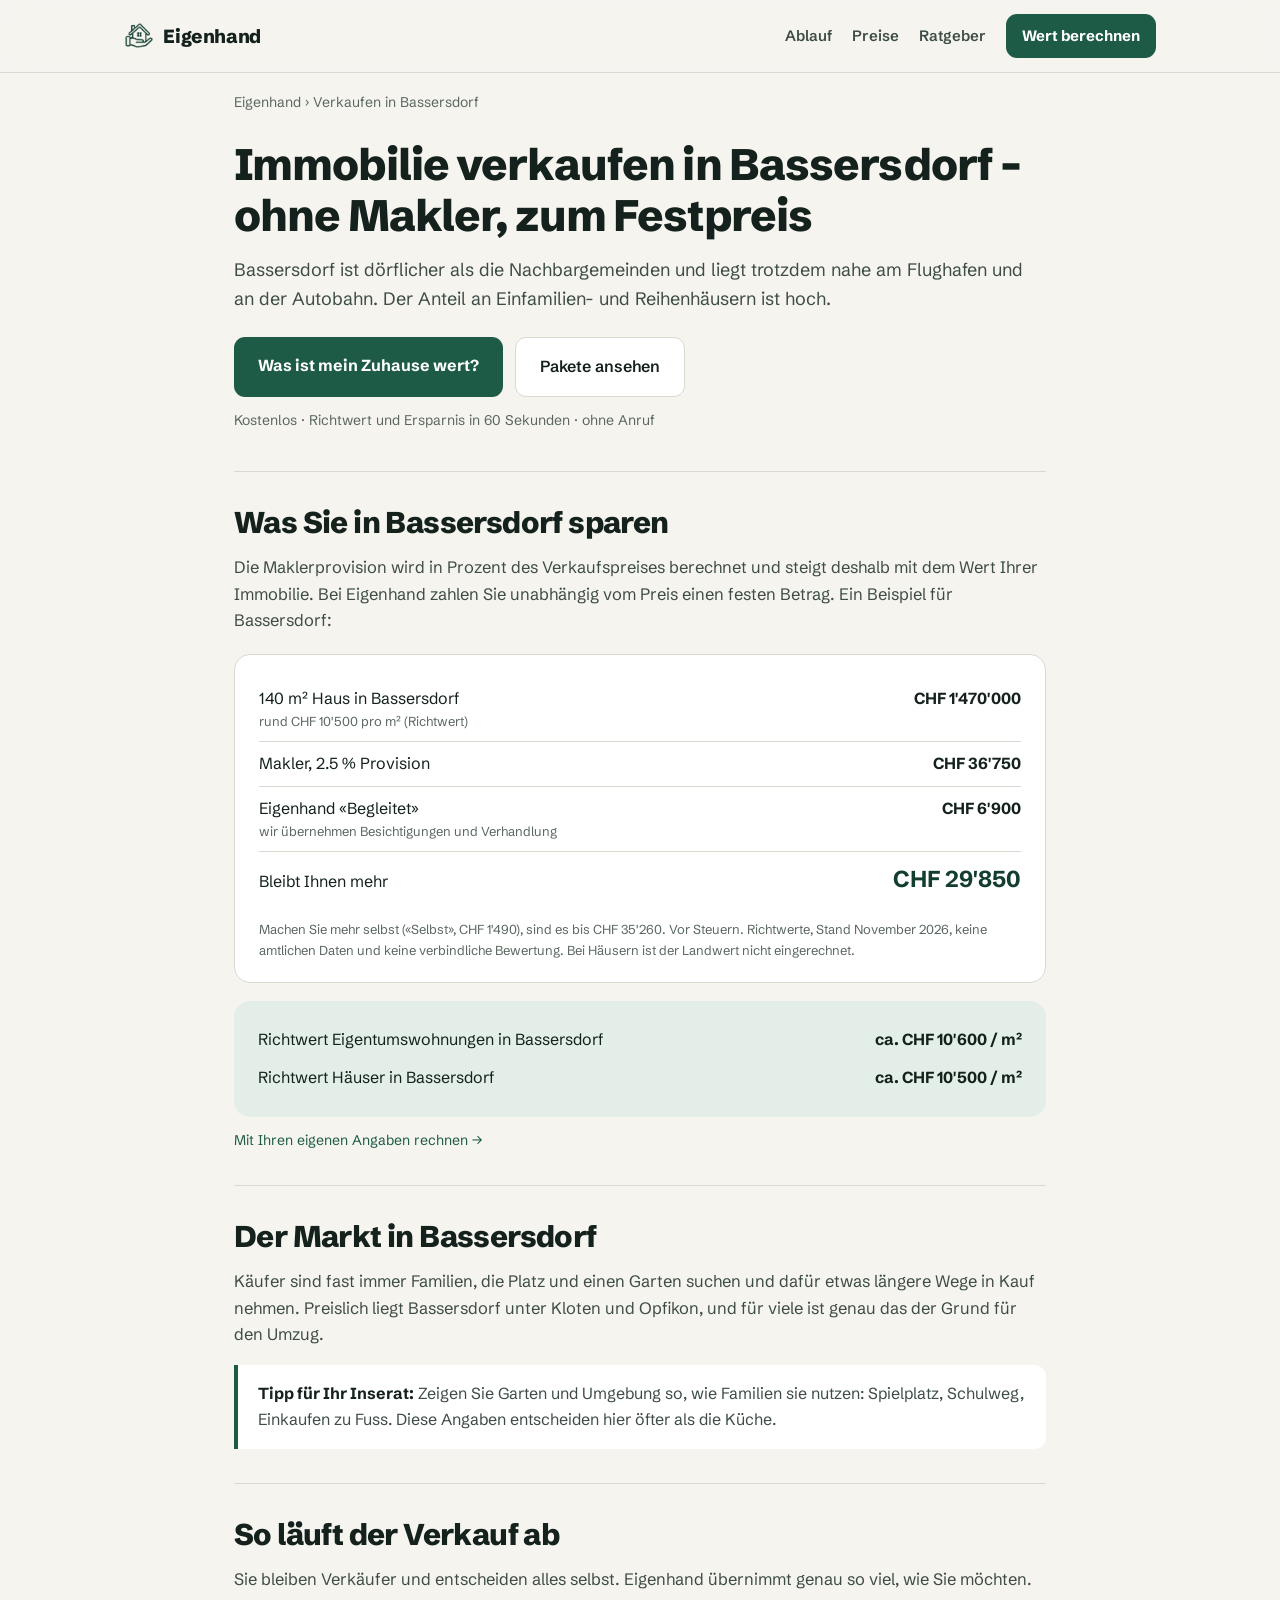
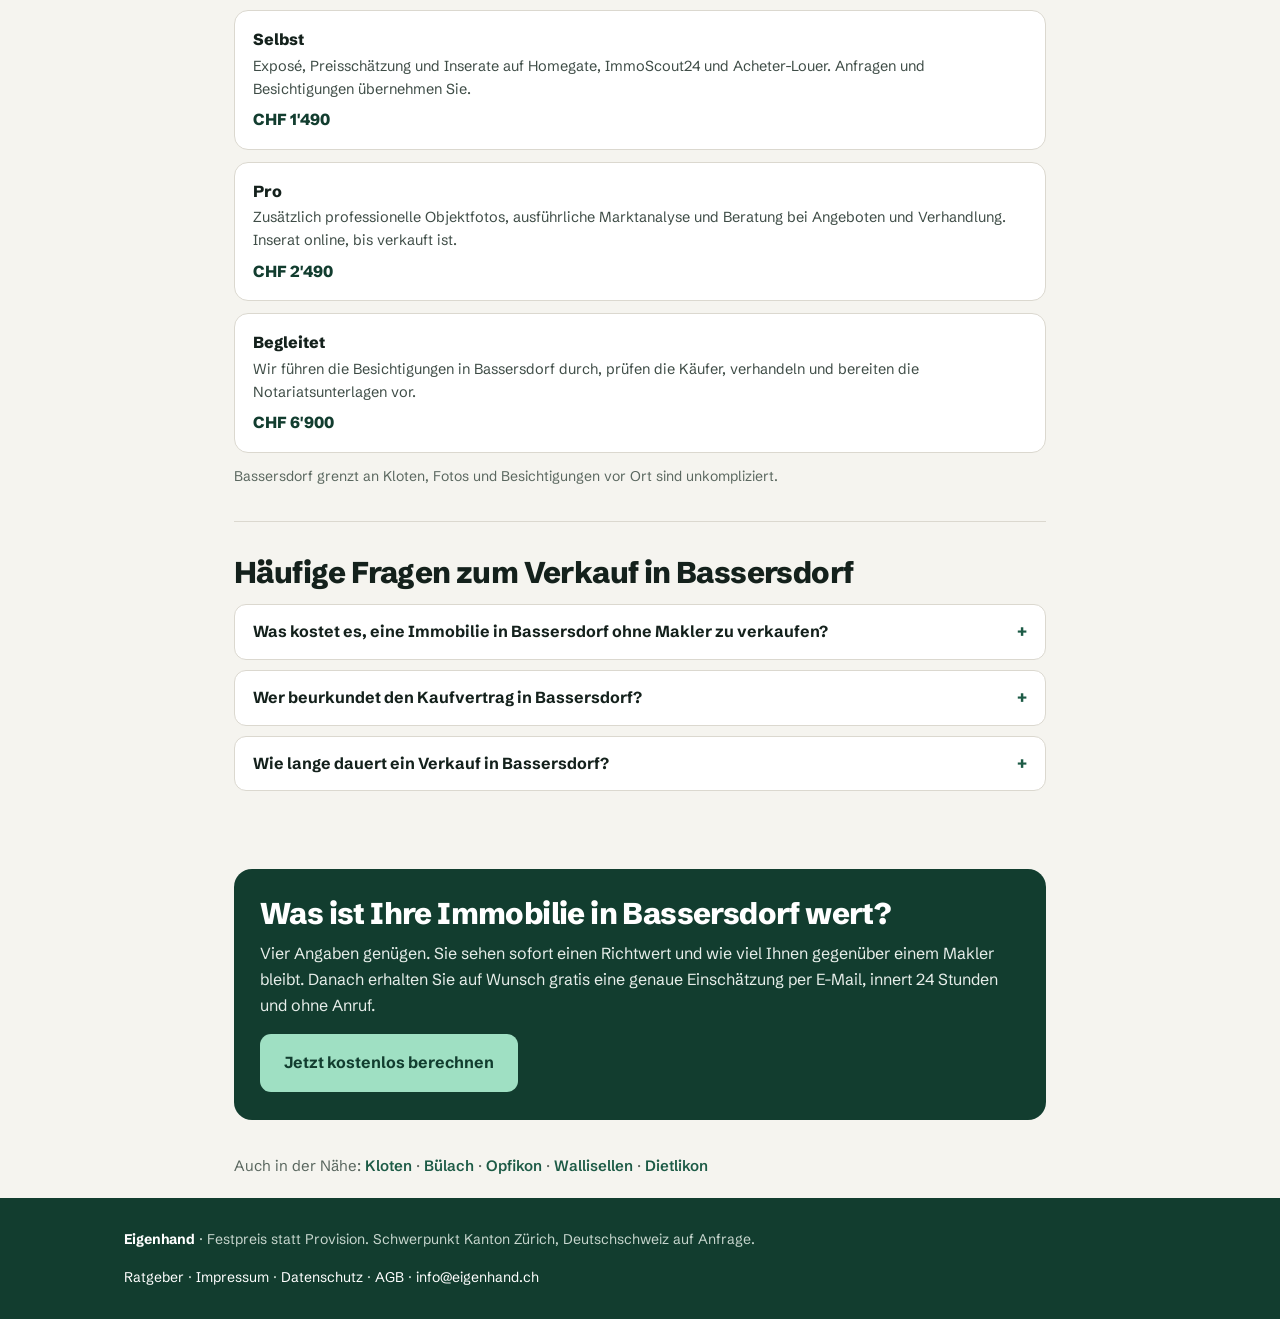
<file: immobilie-verkaufen-bassersdorf.html>
<!doctype html>
<html lang="de-CH">
<head>
<meta charset="utf-8">
<meta name="viewport" content="width=device-width, initial-scale=1, viewport-fit=cover">
<title>Immobilie verkaufen in Bassersdorf – ohne Makler, zum Festpreis | Eigenhand</title>
<meta name="description" content="Wohnung oder Haus in Bassersdorf ohne Maklerprovision verkaufen: Festpreis ab CHF 1'490 statt rund CHF 36'750 Provision. Richtwerte, Ablauf und kostenlose Wertberechnung.">
<link rel="canonical" href="https://eigenhand.ch/immobilie-verkaufen-bassersdorf.html">
<meta property="og:type" content="website">
<meta property="og:url" content="https://eigenhand.ch/immobilie-verkaufen-bassersdorf.html">
<meta property="og:title" content="Immobilie verkaufen in Bassersdorf – zum Festpreis statt Provision">
<meta property="og:description" content="Wohnung oder Haus in Bassersdorf ohne Maklerprovision verkaufen: Festpreis ab CHF 1'490 statt rund CHF 36'750 Provision. Richtwerte, Ablauf und kostenlose Wertberechnung.">
<meta property="og:image" content="https://eigenhand.ch/img/hero.jpg">
<meta property="og:site_name" content="Eigenhand">
<meta property="og:locale" content="de_CH">
<meta name="theme-color" content="#123D2F">
<link rel="icon" href="/favicon.ico" sizes="any">
<link rel="icon" type="image/png" sizes="32x32" href="/img/favicon-32.png">
<link rel="apple-touch-icon" href="/img/apple-touch-icon.png">
<link rel="preconnect" href="https://fonts.googleapis.com">
<link rel="preconnect" href="https://fonts.gstatic.com" crossorigin>
<link href="https://fonts.googleapis.com/css2?family=Schibsted+Grotesk:wght@400;500;600;700;800&display=swap" rel="stylesheet">
<link rel="stylesheet" href="/orte.css">
<script type="application/ld+json">{"@context": "https://schema.org", "@type": "Service", "name": "Immobilienverkauf zum Festpreis in Bassersdorf", "serviceType": "Immobilienverkauf ohne Maklerprovision", "provider": {"@type": "RealEstateAgent", "name": "Eigenhand", "url": "https://eigenhand.ch/", "email": "info@eigenhand.ch", "address": {"@type": "PostalAddress", "postalCode": "8302", "addressLocality": "Kloten", "addressRegion": "ZH", "addressCountry": "CH"}}, "areaServed": {"@type": "City", "name": "Bassersdorf", "postalCode": "8303", "addressRegion": "ZH", "addressCountry": "CH"}, "url": "https://eigenhand.ch/immobilie-verkaufen-bassersdorf.html", "offers": [{"@type": "Offer", "name": "Selbst", "price": "1490", "priceCurrency": "CHF"}, {"@type": "Offer", "name": "Pro", "price": "2490", "priceCurrency": "CHF"}, {"@type": "Offer", "name": "Begleitet", "price": "6900", "priceCurrency": "CHF"}]}</script>
<script type="application/ld+json">{"@context": "https://schema.org", "@type": "FAQPage", "mainEntity": [{"@type": "Question", "name": "Was kostet es, eine Immobilie in Bassersdorf ohne Makler zu verkaufen?", "acceptedAnswer": {"@type": "Answer", "text": "Bei Eigenhand zahlen Sie einen Festpreis: CHF 1'490 für das Paket «Selbst», CHF 2'490 für «Pro» und CHF 6'900 für «Begleitet». Ein Makler verlangt bei einem Objekt um CHF 1'470'000 mit 2.5 Prozent rund CHF 36'750. Dazu kommen unabhängig vom Anbieter die Notariats- und Grundbuchgebühren sowie die Grundstückgewinnsteuer."}}, {"@type": "Question", "name": "Wer beurkundet den Kaufvertrag in Bassersdorf?", "acceptedAnswer": {"@type": "Answer", "text": "Im Kanton Zürich muss jeder Kaufvertrag öffentlich beurkundet werden, mit oder ohne Makler. Zuständig ist das Notariat und Grundbuchamt des Kreises, in dem die Liegenschaft liegt; Bassersdorf gehört zum Bezirk Bülach. Die Grundstückgewinnsteuer erhebt im Kanton Zürich die Gemeinde, in diesem Fall also Bassersdorf."}}, {"@type": "Question", "name": "Wie lange dauert ein Verkauf in Bassersdorf?", "acceptedAnswer": {"@type": "Answer", "text": "Von der Aufschaltung bis zur Beurkundung dauert es je nach Objekt und Preis meist zwei bis sechs Monate. Den grössten Einfluss hat ein realistischer Startpreis: Ein zu hoher Preis kostet die ersten Wochen, in denen ein Inserat am meisten gesehen wird."}}]}</script>
<script type="application/ld+json">{"@context": "https://schema.org", "@type": "BreadcrumbList", "itemListElement": [{"@type": "ListItem", "position": 1, "name": "Startseite", "item": "https://eigenhand.ch/"}, {"@type": "ListItem", "position": 2, "name": "Verkaufen in Bassersdorf", "item": "https://eigenhand.ch/immobilie-verkaufen-bassersdorf.html"}]}</script>
</head>
<body>

<header>
  <div class="bar">
    <a class="brand" href="/" aria-label="Eigenhand Startseite">
      <img src="/img/logo.png" alt="" style="height:27px;width:auto;display:block">Eigenhand
    </a>
    <nav class="links" aria-label="Hauptnavigation">
      <a href="/#ablauf">Ablauf</a>
      <a href="/#preise">Preise</a>
      <a href="/ratgeber.html">Ratgeber</a>
      <a href="/?g=bassersdorf#bewertung" class="btn">Wert berechnen</a>
    </nav>
  </div>
</header>

<div class="wrap">
  <p class="crumb"><a href="/">Eigenhand</a> › Verkaufen in Bassersdorf</p>

  <div class="top">
    <h1>Immobilie verkaufen in Bassersdorf – ohne Makler, zum Festpreis</h1>
    <p class="lead">Bassersdorf ist dörflicher als die Nachbargemeinden und liegt trotzdem nahe am Flughafen und an der Autobahn. Der Anteil an Einfamilien- und Reihenhäusern ist hoch.</p>
    <div class="cta">
      <a href="/?g=bassersdorf#bewertung" class="btn">Was ist mein Zuhause wert?</a>
      <a href="/#preise" class="btn sec">Pakete ansehen</a>
    </div>
    <p class="hint">Kostenlos · Richtwert und Ersparnis in 60 Sekunden · ohne Anruf</p>
  </div>
</div>

<div class="wrap">
  <section>
    <h2>Was Sie in Bassersdorf sparen</h2>
    <p class="body">Die Maklerprovision wird in Prozent des Verkaufspreises berechnet und steigt
      deshalb mit dem Wert Ihrer Immobilie. Bei Eigenhand zahlen Sie unabhängig vom Preis einen
      festen Betrag. Ein Beispiel für Bassersdorf:</p>

    <div class="calc">
      <div class="row"><span>140 m² Haus in Bassersdorf<small>rund CHF 10'500 pro m² (Richtwert)</small></span><b>CHF 1'470'000</b></div>
      <div class="row"><span>Makler, 2.5 % Provision</span><b>CHF 36'750</b></div>
      <div class="row"><span>Eigenhand «Begleitet»<small>wir übernehmen Besichtigungen und Verhandlung</small></span><b>CHF 6'900</b></div>
      <div class="row tot"><span>Bleibt Ihnen mehr</span><b>CHF 29'850</b></div>
      <p class="note">Machen Sie mehr selbst («Selbst», CHF 1'490), sind es bis CHF 35'260.
        Vor Steuern. Richtwerte, Stand November 2026, keine amtlichen Daten und keine verbindliche
        Bewertung. Bei Häusern ist der Landwert nicht eingerechnet.</p>
    </div>

    <div class="prices">
      <div><span>Richtwert Eigentumswohnungen in Bassersdorf</span><b>ca. CHF 10'600 / m²</b></div>
      <div><span>Richtwert Häuser in Bassersdorf</span><b>ca. CHF 10'500 / m²</b></div>
    </div>
    <p class="hint"><a href="/?g=bassersdorf#bewertung">Mit Ihren eigenen Angaben rechnen →</a></p>
  </section>

  <section>
    <h2>Der Markt in Bassersdorf</h2>
    <p class="body">Käufer sind fast immer Familien, die Platz und einen Garten suchen und dafür etwas längere Wege in Kauf nehmen. Preislich liegt Bassersdorf unter Kloten und Opfikon, und für viele ist genau das der Grund für den Umzug.</p>
    <div class="tip"><b>Tipp für Ihr Inserat:</b> Zeigen Sie Garten und Umgebung so, wie Familien sie nutzen: Spielplatz, Schulweg, Einkaufen zu Fuss. Diese Angaben entscheiden hier öfter als die Küche.</div>
  </section>

  <section>
    <h2>So läuft der Verkauf ab</h2>
    <p class="body">Sie bleiben Verkäufer und entscheiden alles selbst. Eigenhand übernimmt genau
      so viel, wie Sie möchten.</p>
    <div class="pk">
      <a href="/#preise"><span class="n">Selbst</span><span class="d">Exposé, Preisschätzung und
        Inserate auf Homegate, ImmoScout24 und Acheter-Louer. Anfragen und Besichtigungen
        übernehmen Sie.</span><span class="p">CHF 1'490</span></a>
      <a href="/#preise"><span class="n">Pro</span><span class="d">Zusätzlich professionelle
        Objektfotos, ausführliche Marktanalyse und Beratung bei Angeboten und Verhandlung.
        Inserat online, bis verkauft ist.</span><span class="p">CHF 2'490</span></a>
      <a href="/#preise"><span class="n">Begleitet</span><span class="d">Wir führen die
        Besichtigungen in Bassersdorf durch, prüfen die Käufer, verhandeln und bereiten die
        Notariatsunterlagen vor.</span><span class="p">CHF 6'900</span></a>
    </div>
    <p class="hint">Bassersdorf grenzt an Kloten, Fotos und Besichtigungen vor Ort sind unkompliziert.</p>
  </section>

  <section>
    <h2>Häufige Fragen zum Verkauf in Bassersdorf</h2>
    <details><summary>Was kostet es, eine Immobilie in Bassersdorf ohne Makler zu verkaufen?</summary><p>Bei Eigenhand zahlen Sie einen Festpreis: CHF 1'490 für das Paket «Selbst», CHF 2'490 für «Pro» und CHF 6'900 für «Begleitet». Ein Makler verlangt bei einem Objekt um CHF 1'470'000 mit 2.5 Prozent rund CHF 36'750. Dazu kommen unabhängig vom Anbieter die Notariats- und Grundbuchgebühren sowie die Grundstückgewinnsteuer.</p></details>
    <details><summary>Wer beurkundet den Kaufvertrag in Bassersdorf?</summary><p>Im Kanton Zürich muss jeder Kaufvertrag öffentlich beurkundet werden, mit oder ohne Makler. Zuständig ist das Notariat und Grundbuchamt des Kreises, in dem die Liegenschaft liegt; Bassersdorf gehört zum Bezirk Bülach. Die Grundstückgewinnsteuer erhebt im Kanton Zürich die Gemeinde, in diesem Fall also Bassersdorf.</p></details>
    <details><summary>Wie lange dauert ein Verkauf in Bassersdorf?</summary><p>Von der Aufschaltung bis zur Beurkundung dauert es je nach Objekt und Preis meist zwei bis sechs Monate. Den grössten Einfluss hat ein realistischer Startpreis: Ein zu hoher Preis kostet die ersten Wochen, in denen ein Inserat am meisten gesehen wird.</p></details>
  </section>

  <div class="end">
    <h2>Was ist Ihre Immobilie in Bassersdorf wert?</h2>
    <p>Vier Angaben genügen. Sie sehen sofort einen Richtwert und wie viel Ihnen gegenüber einem
      Makler bleibt. Danach erhalten Sie auf Wunsch gratis eine genaue Einschätzung per E-Mail,
      innert 24 Stunden und ohne Anruf.</p>
    <a href="/?g=bassersdorf#bewertung" class="btn">Jetzt kostenlos berechnen</a>
  </div>

  <p class="nearby">Auch in der Nähe: <a href="immobilie-verkaufen-kloten.html">Kloten</a> · <a href="immobilie-verkaufen-buelach.html">Bülach</a> · <a href="immobilie-verkaufen-opfikon.html">Opfikon</a> · <a href="immobilie-verkaufen-wallisellen.html">Wallisellen</a> · <a href="immobilie-verkaufen-dietlikon.html">Dietlikon</a></p>
</div>

<footer>
  <div class="row">
    <span><strong style="color:#fff">Eigenhand</strong> · Festpreis statt Provision. Schwerpunkt Kanton Zürich, Deutschschweiz auf Anfrage.</span>
    <span><a href="/ratgeber.html">Ratgeber</a> · <a href="/#impressum">Impressum</a> · <a href="/#datenschutz">Datenschutz</a> · <a href="/#agb">AGB</a> · <a href="mailto:info@eigenhand.ch">info@eigenhand.ch</a></span>
  </div>
</footer>

</body>
</html>
</file>
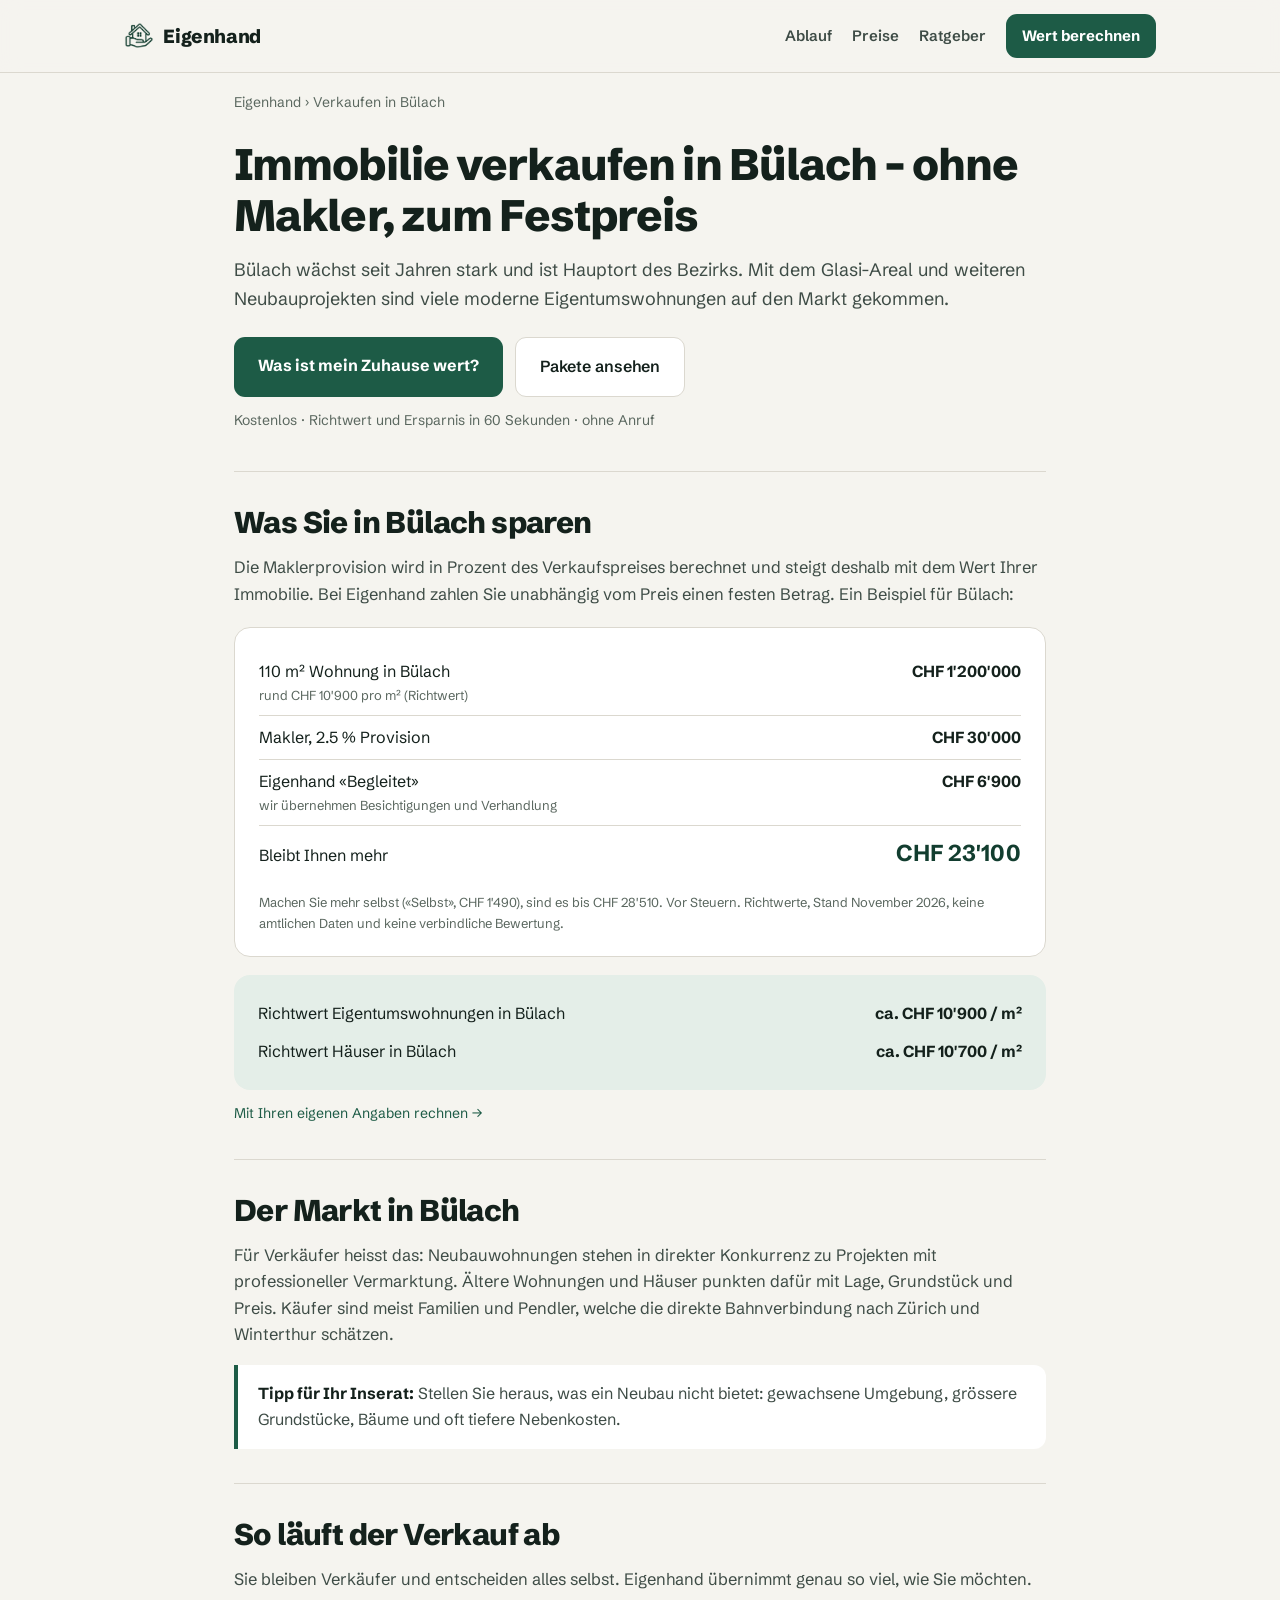
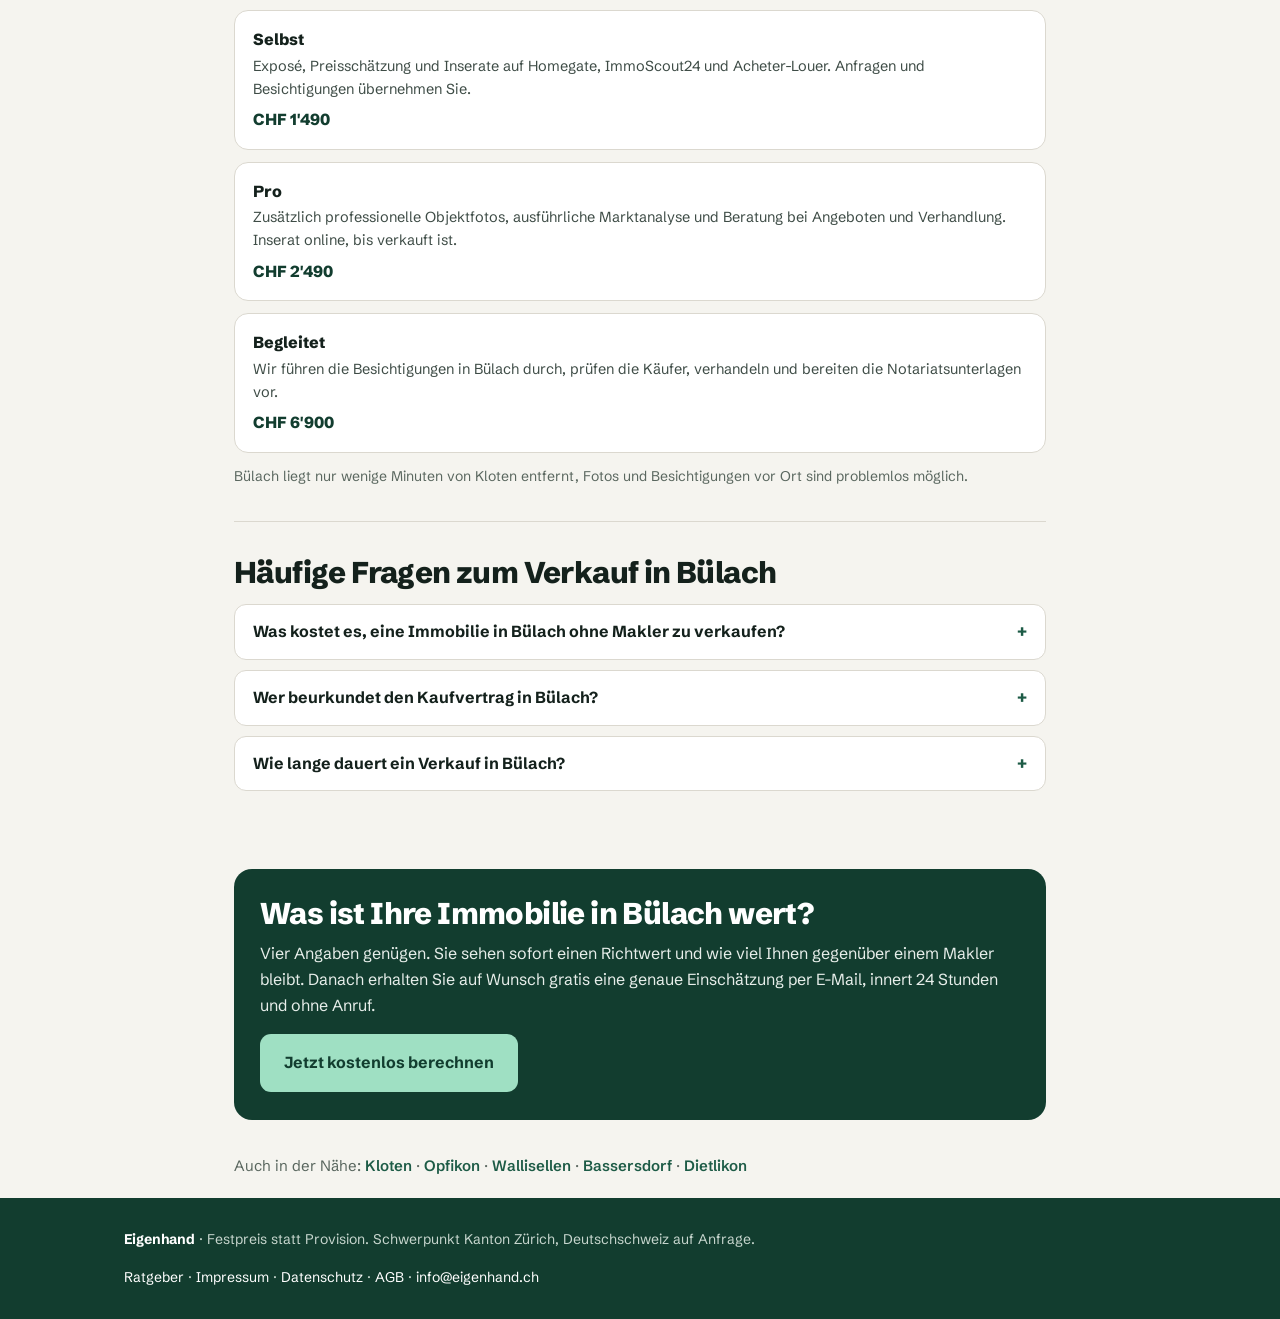
<file: immobilie-verkaufen-buelach.html>
<!doctype html>
<html lang="de-CH">
<head>
<meta charset="utf-8">
<meta name="viewport" content="width=device-width, initial-scale=1, viewport-fit=cover">
<title>Immobilie verkaufen in Bülach – ohne Makler, zum Festpreis | Eigenhand</title>
<meta name="description" content="Wohnung oder Haus in Bülach ohne Maklerprovision verkaufen: Festpreis ab CHF 1'490 statt rund CHF 30'000 Provision. Richtwerte, Ablauf und kostenlose Wertberechnung.">
<link rel="canonical" href="https://eigenhand.ch/immobilie-verkaufen-buelach.html">
<meta property="og:type" content="website">
<meta property="og:url" content="https://eigenhand.ch/immobilie-verkaufen-buelach.html">
<meta property="og:title" content="Immobilie verkaufen in Bülach – zum Festpreis statt Provision">
<meta property="og:description" content="Wohnung oder Haus in Bülach ohne Maklerprovision verkaufen: Festpreis ab CHF 1'490 statt rund CHF 30'000 Provision. Richtwerte, Ablauf und kostenlose Wertberechnung.">
<meta property="og:image" content="https://eigenhand.ch/img/hero.jpg">
<meta property="og:site_name" content="Eigenhand">
<meta property="og:locale" content="de_CH">
<meta name="theme-color" content="#123D2F">
<link rel="icon" href="/favicon.ico" sizes="any">
<link rel="icon" type="image/png" sizes="32x32" href="/img/favicon-32.png">
<link rel="apple-touch-icon" href="/img/apple-touch-icon.png">
<link rel="preconnect" href="https://fonts.googleapis.com">
<link rel="preconnect" href="https://fonts.gstatic.com" crossorigin>
<link href="https://fonts.googleapis.com/css2?family=Schibsted+Grotesk:wght@400;500;600;700;800&display=swap" rel="stylesheet">
<link rel="stylesheet" href="/orte.css">
<script type="application/ld+json">{"@context": "https://schema.org", "@type": "Service", "name": "Immobilienverkauf zum Festpreis in Bülach", "serviceType": "Immobilienverkauf ohne Maklerprovision", "provider": {"@type": "RealEstateAgent", "name": "Eigenhand", "url": "https://eigenhand.ch/", "email": "info@eigenhand.ch", "address": {"@type": "PostalAddress", "postalCode": "8302", "addressLocality": "Kloten", "addressRegion": "ZH", "addressCountry": "CH"}}, "areaServed": {"@type": "City", "name": "Bülach", "postalCode": "8180", "addressRegion": "ZH", "addressCountry": "CH"}, "url": "https://eigenhand.ch/immobilie-verkaufen-buelach.html", "offers": [{"@type": "Offer", "name": "Selbst", "price": "1490", "priceCurrency": "CHF"}, {"@type": "Offer", "name": "Pro", "price": "2490", "priceCurrency": "CHF"}, {"@type": "Offer", "name": "Begleitet", "price": "6900", "priceCurrency": "CHF"}]}</script>
<script type="application/ld+json">{"@context": "https://schema.org", "@type": "FAQPage", "mainEntity": [{"@type": "Question", "name": "Was kostet es, eine Immobilie in Bülach ohne Makler zu verkaufen?", "acceptedAnswer": {"@type": "Answer", "text": "Bei Eigenhand zahlen Sie einen Festpreis: CHF 1'490 für das Paket «Selbst», CHF 2'490 für «Pro» und CHF 6'900 für «Begleitet». Ein Makler verlangt bei einem Objekt um CHF 1'200'000 mit 2.5 Prozent rund CHF 30'000. Dazu kommen unabhängig vom Anbieter die Notariats- und Grundbuchgebühren sowie die Grundstückgewinnsteuer."}}, {"@type": "Question", "name": "Wer beurkundet den Kaufvertrag in Bülach?", "acceptedAnswer": {"@type": "Answer", "text": "Im Kanton Zürich muss jeder Kaufvertrag öffentlich beurkundet werden, mit oder ohne Makler. Zuständig ist das Notariat und Grundbuchamt des Kreises, in dem die Liegenschaft liegt; Bülach gehört zum Bezirk Bülach. Die Grundstückgewinnsteuer erhebt im Kanton Zürich die Gemeinde, in diesem Fall also Bülach."}}, {"@type": "Question", "name": "Wie lange dauert ein Verkauf in Bülach?", "acceptedAnswer": {"@type": "Answer", "text": "Von der Aufschaltung bis zur Beurkundung dauert es je nach Objekt und Preis meist zwei bis sechs Monate. Den grössten Einfluss hat ein realistischer Startpreis: Ein zu hoher Preis kostet die ersten Wochen, in denen ein Inserat am meisten gesehen wird."}}]}</script>
<script type="application/ld+json">{"@context": "https://schema.org", "@type": "BreadcrumbList", "itemListElement": [{"@type": "ListItem", "position": 1, "name": "Startseite", "item": "https://eigenhand.ch/"}, {"@type": "ListItem", "position": 2, "name": "Verkaufen in Bülach", "item": "https://eigenhand.ch/immobilie-verkaufen-buelach.html"}]}</script>
</head>
<body>

<header>
  <div class="bar">
    <a class="brand" href="/" aria-label="Eigenhand Startseite">
      <img src="/img/logo.png" alt="" style="height:27px;width:auto;display:block">Eigenhand
    </a>
    <nav class="links" aria-label="Hauptnavigation">
      <a href="/#ablauf">Ablauf</a>
      <a href="/#preise">Preise</a>
      <a href="/ratgeber.html">Ratgeber</a>
      <a href="/?g=buelach#bewertung" class="btn">Wert berechnen</a>
    </nav>
  </div>
</header>

<div class="wrap">
  <p class="crumb"><a href="/">Eigenhand</a> › Verkaufen in Bülach</p>

  <div class="top">
    <h1>Immobilie verkaufen in Bülach – ohne Makler, zum Festpreis</h1>
    <p class="lead">Bülach wächst seit Jahren stark und ist Hauptort des Bezirks. Mit dem Glasi-Areal und weiteren Neubauprojekten sind viele moderne Eigentumswohnungen auf den Markt gekommen.</p>
    <div class="cta">
      <a href="/?g=buelach#bewertung" class="btn">Was ist mein Zuhause wert?</a>
      <a href="/#preise" class="btn sec">Pakete ansehen</a>
    </div>
    <p class="hint">Kostenlos · Richtwert und Ersparnis in 60 Sekunden · ohne Anruf</p>
  </div>
</div>

<div class="wrap">
  <section>
    <h2>Was Sie in Bülach sparen</h2>
    <p class="body">Die Maklerprovision wird in Prozent des Verkaufspreises berechnet und steigt
      deshalb mit dem Wert Ihrer Immobilie. Bei Eigenhand zahlen Sie unabhängig vom Preis einen
      festen Betrag. Ein Beispiel für Bülach:</p>

    <div class="calc">
      <div class="row"><span>110 m² Wohnung in Bülach<small>rund CHF 10'900 pro m² (Richtwert)</small></span><b>CHF 1'200'000</b></div>
      <div class="row"><span>Makler, 2.5 % Provision</span><b>CHF 30'000</b></div>
      <div class="row"><span>Eigenhand «Begleitet»<small>wir übernehmen Besichtigungen und Verhandlung</small></span><b>CHF 6'900</b></div>
      <div class="row tot"><span>Bleibt Ihnen mehr</span><b>CHF 23'100</b></div>
      <p class="note">Machen Sie mehr selbst («Selbst», CHF 1'490), sind es bis CHF 28'510.
        Vor Steuern. Richtwerte, Stand November 2026, keine amtlichen Daten und keine verbindliche
        Bewertung.</p>
    </div>

    <div class="prices">
      <div><span>Richtwert Eigentumswohnungen in Bülach</span><b>ca. CHF 10'900 / m²</b></div>
      <div><span>Richtwert Häuser in Bülach</span><b>ca. CHF 10'700 / m²</b></div>
    </div>
    <p class="hint"><a href="/?g=buelach#bewertung">Mit Ihren eigenen Angaben rechnen →</a></p>
  </section>

  <section>
    <h2>Der Markt in Bülach</h2>
    <p class="body">Für Verkäufer heisst das: Neubauwohnungen stehen in direkter Konkurrenz zu Projekten mit professioneller Vermarktung. Ältere Wohnungen und Häuser punkten dafür mit Lage, Grundstück und Preis. Käufer sind meist Familien und Pendler, welche die direkte Bahnverbindung nach Zürich und Winterthur schätzen.</p>
    <div class="tip"><b>Tipp für Ihr Inserat:</b> Stellen Sie heraus, was ein Neubau nicht bietet: gewachsene Umgebung, grössere Grundstücke, Bäume und oft tiefere Nebenkosten.</div>
  </section>

  <section>
    <h2>So läuft der Verkauf ab</h2>
    <p class="body">Sie bleiben Verkäufer und entscheiden alles selbst. Eigenhand übernimmt genau
      so viel, wie Sie möchten.</p>
    <div class="pk">
      <a href="/#preise"><span class="n">Selbst</span><span class="d">Exposé, Preisschätzung und
        Inserate auf Homegate, ImmoScout24 und Acheter-Louer. Anfragen und Besichtigungen
        übernehmen Sie.</span><span class="p">CHF 1'490</span></a>
      <a href="/#preise"><span class="n">Pro</span><span class="d">Zusätzlich professionelle
        Objektfotos, ausführliche Marktanalyse und Beratung bei Angeboten und Verhandlung.
        Inserat online, bis verkauft ist.</span><span class="p">CHF 2'490</span></a>
      <a href="/#preise"><span class="n">Begleitet</span><span class="d">Wir führen die
        Besichtigungen in Bülach durch, prüfen die Käufer, verhandeln und bereiten die
        Notariatsunterlagen vor.</span><span class="p">CHF 6'900</span></a>
    </div>
    <p class="hint">Bülach liegt nur wenige Minuten von Kloten entfernt, Fotos und Besichtigungen vor Ort sind problemlos möglich.</p>
  </section>

  <section>
    <h2>Häufige Fragen zum Verkauf in Bülach</h2>
    <details><summary>Was kostet es, eine Immobilie in Bülach ohne Makler zu verkaufen?</summary><p>Bei Eigenhand zahlen Sie einen Festpreis: CHF 1'490 für das Paket «Selbst», CHF 2'490 für «Pro» und CHF 6'900 für «Begleitet». Ein Makler verlangt bei einem Objekt um CHF 1'200'000 mit 2.5 Prozent rund CHF 30'000. Dazu kommen unabhängig vom Anbieter die Notariats- und Grundbuchgebühren sowie die Grundstückgewinnsteuer.</p></details>
    <details><summary>Wer beurkundet den Kaufvertrag in Bülach?</summary><p>Im Kanton Zürich muss jeder Kaufvertrag öffentlich beurkundet werden, mit oder ohne Makler. Zuständig ist das Notariat und Grundbuchamt des Kreises, in dem die Liegenschaft liegt; Bülach gehört zum Bezirk Bülach. Die Grundstückgewinnsteuer erhebt im Kanton Zürich die Gemeinde, in diesem Fall also Bülach.</p></details>
    <details><summary>Wie lange dauert ein Verkauf in Bülach?</summary><p>Von der Aufschaltung bis zur Beurkundung dauert es je nach Objekt und Preis meist zwei bis sechs Monate. Den grössten Einfluss hat ein realistischer Startpreis: Ein zu hoher Preis kostet die ersten Wochen, in denen ein Inserat am meisten gesehen wird.</p></details>
  </section>

  <div class="end">
    <h2>Was ist Ihre Immobilie in Bülach wert?</h2>
    <p>Vier Angaben genügen. Sie sehen sofort einen Richtwert und wie viel Ihnen gegenüber einem
      Makler bleibt. Danach erhalten Sie auf Wunsch gratis eine genaue Einschätzung per E-Mail,
      innert 24 Stunden und ohne Anruf.</p>
    <a href="/?g=buelach#bewertung" class="btn">Jetzt kostenlos berechnen</a>
  </div>

  <p class="nearby">Auch in der Nähe: <a href="immobilie-verkaufen-kloten.html">Kloten</a> · <a href="immobilie-verkaufen-opfikon.html">Opfikon</a> · <a href="immobilie-verkaufen-wallisellen.html">Wallisellen</a> · <a href="immobilie-verkaufen-bassersdorf.html">Bassersdorf</a> · <a href="immobilie-verkaufen-dietlikon.html">Dietlikon</a></p>
</div>

<footer>
  <div class="row">
    <span><strong style="color:#fff">Eigenhand</strong> · Festpreis statt Provision. Schwerpunkt Kanton Zürich, Deutschschweiz auf Anfrage.</span>
    <span><a href="/ratgeber.html">Ratgeber</a> · <a href="/#impressum">Impressum</a> · <a href="/#datenschutz">Datenschutz</a> · <a href="/#agb">AGB</a> · <a href="mailto:info@eigenhand.ch">info@eigenhand.ch</a></span>
  </div>
</footer>

</body>
</html>
</file>
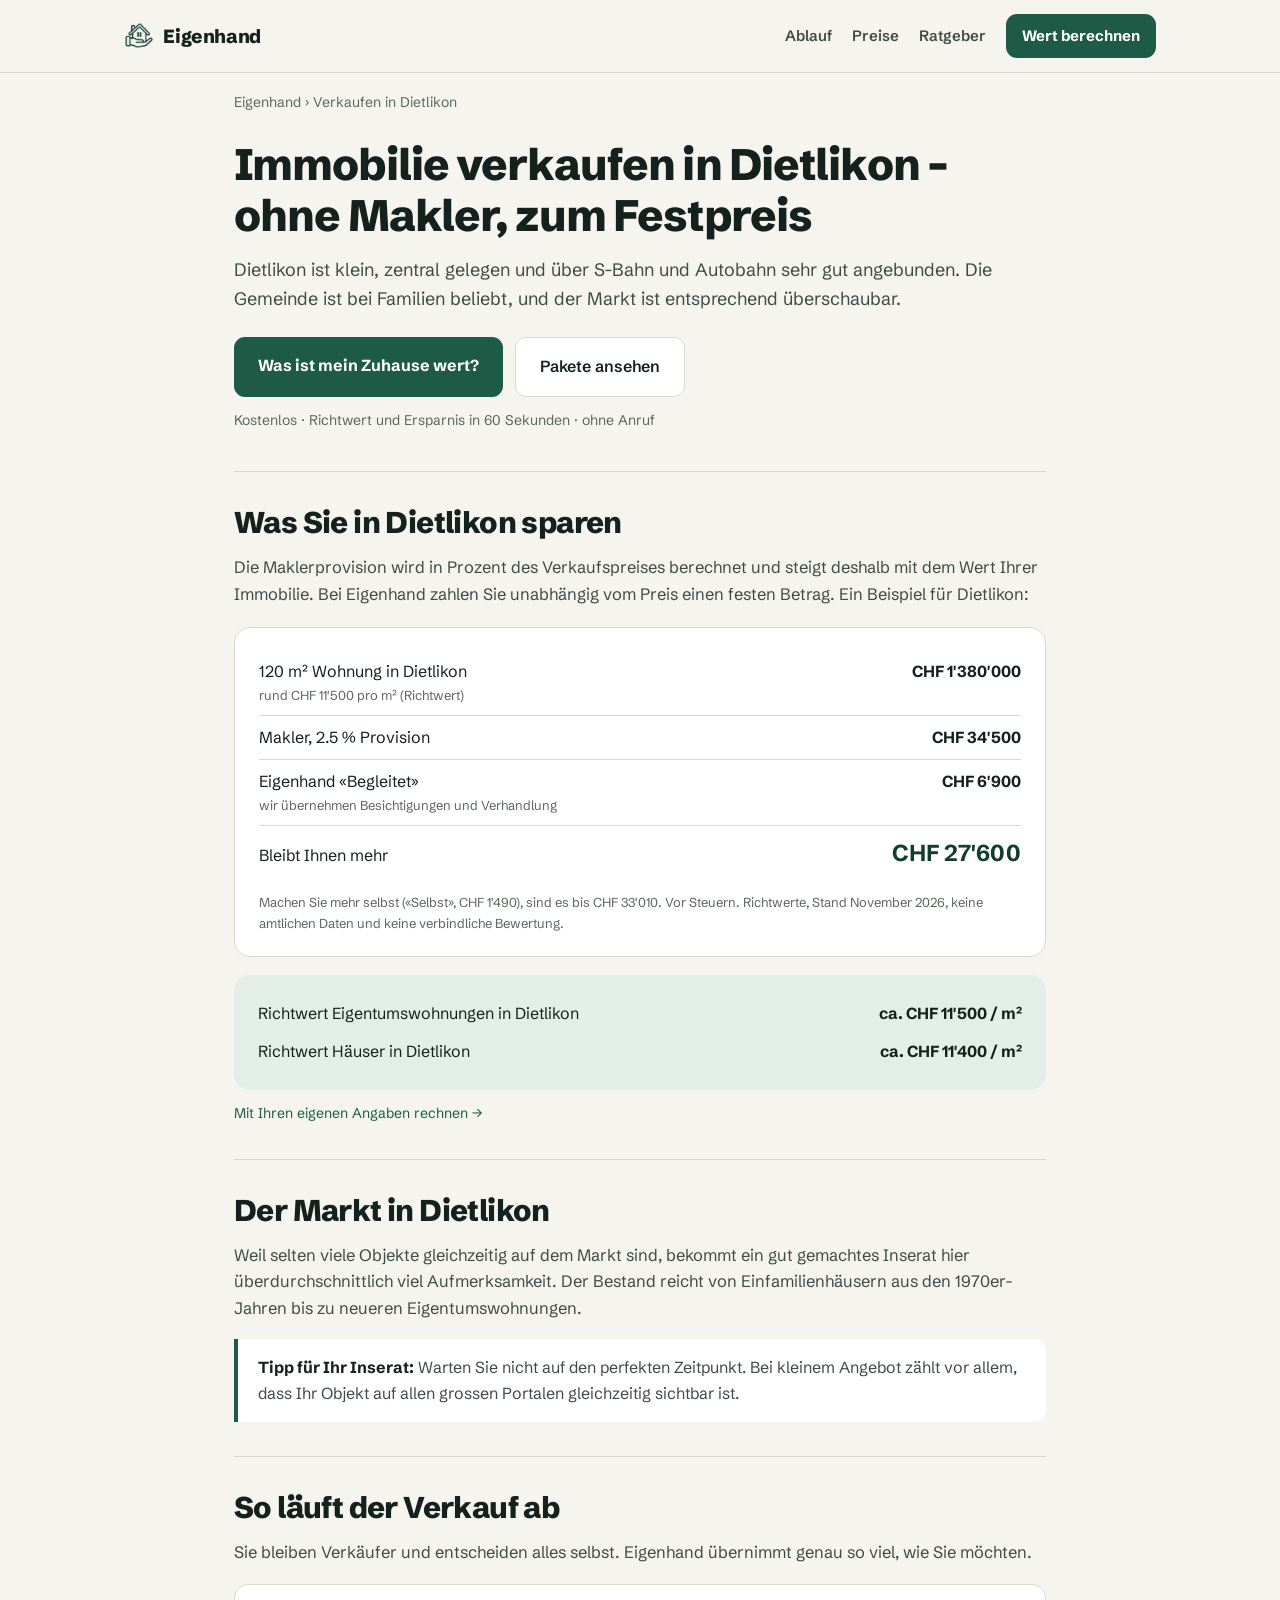
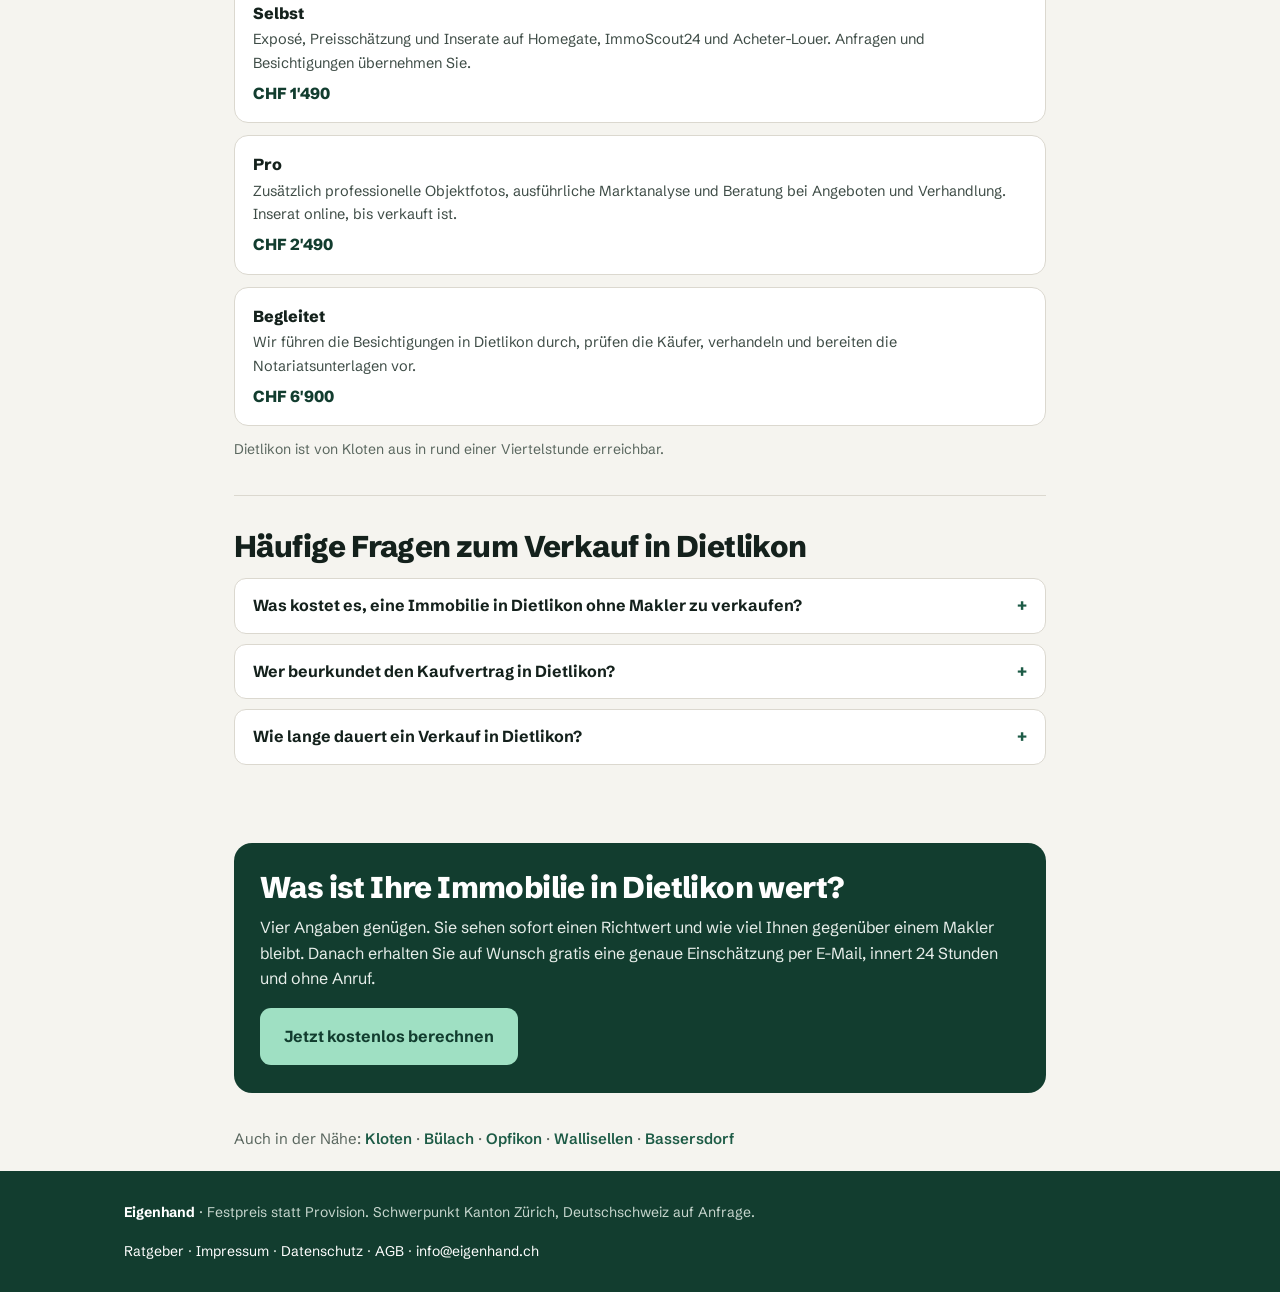
<file: immobilie-verkaufen-dietlikon.html>
<!doctype html>
<html lang="de-CH">
<head>
<meta charset="utf-8">
<meta name="viewport" content="width=device-width, initial-scale=1, viewport-fit=cover">
<title>Immobilie verkaufen in Dietlikon – ohne Makler, zum Festpreis | Eigenhand</title>
<meta name="description" content="Wohnung oder Haus in Dietlikon ohne Maklerprovision verkaufen: Festpreis ab CHF 1'490 statt rund CHF 34'500 Provision. Richtwerte, Ablauf und kostenlose Wertberechnung.">
<link rel="canonical" href="https://eigenhand.ch/immobilie-verkaufen-dietlikon.html">
<meta property="og:type" content="website">
<meta property="og:url" content="https://eigenhand.ch/immobilie-verkaufen-dietlikon.html">
<meta property="og:title" content="Immobilie verkaufen in Dietlikon – zum Festpreis statt Provision">
<meta property="og:description" content="Wohnung oder Haus in Dietlikon ohne Maklerprovision verkaufen: Festpreis ab CHF 1'490 statt rund CHF 34'500 Provision. Richtwerte, Ablauf und kostenlose Wertberechnung.">
<meta property="og:image" content="https://eigenhand.ch/img/hero.jpg">
<meta property="og:site_name" content="Eigenhand">
<meta property="og:locale" content="de_CH">
<meta name="theme-color" content="#123D2F">
<link rel="icon" href="/favicon.ico" sizes="any">
<link rel="icon" type="image/png" sizes="32x32" href="/img/favicon-32.png">
<link rel="apple-touch-icon" href="/img/apple-touch-icon.png">
<link rel="preconnect" href="https://fonts.googleapis.com">
<link rel="preconnect" href="https://fonts.gstatic.com" crossorigin>
<link href="https://fonts.googleapis.com/css2?family=Schibsted+Grotesk:wght@400;500;600;700;800&display=swap" rel="stylesheet">
<link rel="stylesheet" href="/orte.css">
<script type="application/ld+json">{"@context": "https://schema.org", "@type": "Service", "name": "Immobilienverkauf zum Festpreis in Dietlikon", "serviceType": "Immobilienverkauf ohne Maklerprovision", "provider": {"@type": "RealEstateAgent", "name": "Eigenhand", "url": "https://eigenhand.ch/", "email": "info@eigenhand.ch", "address": {"@type": "PostalAddress", "postalCode": "8302", "addressLocality": "Kloten", "addressRegion": "ZH", "addressCountry": "CH"}}, "areaServed": {"@type": "City", "name": "Dietlikon", "postalCode": "8305", "addressRegion": "ZH", "addressCountry": "CH"}, "url": "https://eigenhand.ch/immobilie-verkaufen-dietlikon.html", "offers": [{"@type": "Offer", "name": "Selbst", "price": "1490", "priceCurrency": "CHF"}, {"@type": "Offer", "name": "Pro", "price": "2490", "priceCurrency": "CHF"}, {"@type": "Offer", "name": "Begleitet", "price": "6900", "priceCurrency": "CHF"}]}</script>
<script type="application/ld+json">{"@context": "https://schema.org", "@type": "FAQPage", "mainEntity": [{"@type": "Question", "name": "Was kostet es, eine Immobilie in Dietlikon ohne Makler zu verkaufen?", "acceptedAnswer": {"@type": "Answer", "text": "Bei Eigenhand zahlen Sie einen Festpreis: CHF 1'490 für das Paket «Selbst», CHF 2'490 für «Pro» und CHF 6'900 für «Begleitet». Ein Makler verlangt bei einem Objekt um CHF 1'380'000 mit 2.5 Prozent rund CHF 34'500. Dazu kommen unabhängig vom Anbieter die Notariats- und Grundbuchgebühren sowie die Grundstückgewinnsteuer."}}, {"@type": "Question", "name": "Wer beurkundet den Kaufvertrag in Dietlikon?", "acceptedAnswer": {"@type": "Answer", "text": "Im Kanton Zürich muss jeder Kaufvertrag öffentlich beurkundet werden, mit oder ohne Makler. Zuständig ist das Notariat und Grundbuchamt des Kreises, in dem die Liegenschaft liegt; Dietlikon gehört zum Bezirk Bülach. Die Grundstückgewinnsteuer erhebt im Kanton Zürich die Gemeinde, in diesem Fall also Dietlikon."}}, {"@type": "Question", "name": "Wie lange dauert ein Verkauf in Dietlikon?", "acceptedAnswer": {"@type": "Answer", "text": "Von der Aufschaltung bis zur Beurkundung dauert es je nach Objekt und Preis meist zwei bis sechs Monate. Den grössten Einfluss hat ein realistischer Startpreis: Ein zu hoher Preis kostet die ersten Wochen, in denen ein Inserat am meisten gesehen wird."}}]}</script>
<script type="application/ld+json">{"@context": "https://schema.org", "@type": "BreadcrumbList", "itemListElement": [{"@type": "ListItem", "position": 1, "name": "Startseite", "item": "https://eigenhand.ch/"}, {"@type": "ListItem", "position": 2, "name": "Verkaufen in Dietlikon", "item": "https://eigenhand.ch/immobilie-verkaufen-dietlikon.html"}]}</script>
</head>
<body>

<header>
  <div class="bar">
    <a class="brand" href="/" aria-label="Eigenhand Startseite">
      <img src="/img/logo.png" alt="" style="height:27px;width:auto;display:block">Eigenhand
    </a>
    <nav class="links" aria-label="Hauptnavigation">
      <a href="/#ablauf">Ablauf</a>
      <a href="/#preise">Preise</a>
      <a href="/ratgeber.html">Ratgeber</a>
      <a href="/?g=dietlikon#bewertung" class="btn">Wert berechnen</a>
    </nav>
  </div>
</header>

<div class="wrap">
  <p class="crumb"><a href="/">Eigenhand</a> › Verkaufen in Dietlikon</p>

  <div class="top">
    <h1>Immobilie verkaufen in Dietlikon – ohne Makler, zum Festpreis</h1>
    <p class="lead">Dietlikon ist klein, zentral gelegen und über S-Bahn und Autobahn sehr gut angebunden. Die Gemeinde ist bei Familien beliebt, und der Markt ist entsprechend überschaubar.</p>
    <div class="cta">
      <a href="/?g=dietlikon#bewertung" class="btn">Was ist mein Zuhause wert?</a>
      <a href="/#preise" class="btn sec">Pakete ansehen</a>
    </div>
    <p class="hint">Kostenlos · Richtwert und Ersparnis in 60 Sekunden · ohne Anruf</p>
  </div>
</div>

<div class="wrap">
  <section>
    <h2>Was Sie in Dietlikon sparen</h2>
    <p class="body">Die Maklerprovision wird in Prozent des Verkaufspreises berechnet und steigt
      deshalb mit dem Wert Ihrer Immobilie. Bei Eigenhand zahlen Sie unabhängig vom Preis einen
      festen Betrag. Ein Beispiel für Dietlikon:</p>

    <div class="calc">
      <div class="row"><span>120 m² Wohnung in Dietlikon<small>rund CHF 11'500 pro m² (Richtwert)</small></span><b>CHF 1'380'000</b></div>
      <div class="row"><span>Makler, 2.5 % Provision</span><b>CHF 34'500</b></div>
      <div class="row"><span>Eigenhand «Begleitet»<small>wir übernehmen Besichtigungen und Verhandlung</small></span><b>CHF 6'900</b></div>
      <div class="row tot"><span>Bleibt Ihnen mehr</span><b>CHF 27'600</b></div>
      <p class="note">Machen Sie mehr selbst («Selbst», CHF 1'490), sind es bis CHF 33'010.
        Vor Steuern. Richtwerte, Stand November 2026, keine amtlichen Daten und keine verbindliche
        Bewertung.</p>
    </div>

    <div class="prices">
      <div><span>Richtwert Eigentumswohnungen in Dietlikon</span><b>ca. CHF 11'500 / m²</b></div>
      <div><span>Richtwert Häuser in Dietlikon</span><b>ca. CHF 11'400 / m²</b></div>
    </div>
    <p class="hint"><a href="/?g=dietlikon#bewertung">Mit Ihren eigenen Angaben rechnen →</a></p>
  </section>

  <section>
    <h2>Der Markt in Dietlikon</h2>
    <p class="body">Weil selten viele Objekte gleichzeitig auf dem Markt sind, bekommt ein gut gemachtes Inserat hier überdurchschnittlich viel Aufmerksamkeit. Der Bestand reicht von Einfamilienhäusern aus den 1970er-Jahren bis zu neueren Eigentumswohnungen.</p>
    <div class="tip"><b>Tipp für Ihr Inserat:</b> Warten Sie nicht auf den perfekten Zeitpunkt. Bei kleinem Angebot zählt vor allem, dass Ihr Objekt auf allen grossen Portalen gleichzeitig sichtbar ist.</div>
  </section>

  <section>
    <h2>So läuft der Verkauf ab</h2>
    <p class="body">Sie bleiben Verkäufer und entscheiden alles selbst. Eigenhand übernimmt genau
      so viel, wie Sie möchten.</p>
    <div class="pk">
      <a href="/#preise"><span class="n">Selbst</span><span class="d">Exposé, Preisschätzung und
        Inserate auf Homegate, ImmoScout24 und Acheter-Louer. Anfragen und Besichtigungen
        übernehmen Sie.</span><span class="p">CHF 1'490</span></a>
      <a href="/#preise"><span class="n">Pro</span><span class="d">Zusätzlich professionelle
        Objektfotos, ausführliche Marktanalyse und Beratung bei Angeboten und Verhandlung.
        Inserat online, bis verkauft ist.</span><span class="p">CHF 2'490</span></a>
      <a href="/#preise"><span class="n">Begleitet</span><span class="d">Wir führen die
        Besichtigungen in Dietlikon durch, prüfen die Käufer, verhandeln und bereiten die
        Notariatsunterlagen vor.</span><span class="p">CHF 6'900</span></a>
    </div>
    <p class="hint">Dietlikon ist von Kloten aus in rund einer Viertelstunde erreichbar.</p>
  </section>

  <section>
    <h2>Häufige Fragen zum Verkauf in Dietlikon</h2>
    <details><summary>Was kostet es, eine Immobilie in Dietlikon ohne Makler zu verkaufen?</summary><p>Bei Eigenhand zahlen Sie einen Festpreis: CHF 1'490 für das Paket «Selbst», CHF 2'490 für «Pro» und CHF 6'900 für «Begleitet». Ein Makler verlangt bei einem Objekt um CHF 1'380'000 mit 2.5 Prozent rund CHF 34'500. Dazu kommen unabhängig vom Anbieter die Notariats- und Grundbuchgebühren sowie die Grundstückgewinnsteuer.</p></details>
    <details><summary>Wer beurkundet den Kaufvertrag in Dietlikon?</summary><p>Im Kanton Zürich muss jeder Kaufvertrag öffentlich beurkundet werden, mit oder ohne Makler. Zuständig ist das Notariat und Grundbuchamt des Kreises, in dem die Liegenschaft liegt; Dietlikon gehört zum Bezirk Bülach. Die Grundstückgewinnsteuer erhebt im Kanton Zürich die Gemeinde, in diesem Fall also Dietlikon.</p></details>
    <details><summary>Wie lange dauert ein Verkauf in Dietlikon?</summary><p>Von der Aufschaltung bis zur Beurkundung dauert es je nach Objekt und Preis meist zwei bis sechs Monate. Den grössten Einfluss hat ein realistischer Startpreis: Ein zu hoher Preis kostet die ersten Wochen, in denen ein Inserat am meisten gesehen wird.</p></details>
  </section>

  <div class="end">
    <h2>Was ist Ihre Immobilie in Dietlikon wert?</h2>
    <p>Vier Angaben genügen. Sie sehen sofort einen Richtwert und wie viel Ihnen gegenüber einem
      Makler bleibt. Danach erhalten Sie auf Wunsch gratis eine genaue Einschätzung per E-Mail,
      innert 24 Stunden und ohne Anruf.</p>
    <a href="/?g=dietlikon#bewertung" class="btn">Jetzt kostenlos berechnen</a>
  </div>

  <p class="nearby">Auch in der Nähe: <a href="immobilie-verkaufen-kloten.html">Kloten</a> · <a href="immobilie-verkaufen-buelach.html">Bülach</a> · <a href="immobilie-verkaufen-opfikon.html">Opfikon</a> · <a href="immobilie-verkaufen-wallisellen.html">Wallisellen</a> · <a href="immobilie-verkaufen-bassersdorf.html">Bassersdorf</a></p>
</div>

<footer>
  <div class="row">
    <span><strong style="color:#fff">Eigenhand</strong> · Festpreis statt Provision. Schwerpunkt Kanton Zürich, Deutschschweiz auf Anfrage.</span>
    <span><a href="/ratgeber.html">Ratgeber</a> · <a href="/#impressum">Impressum</a> · <a href="/#datenschutz">Datenschutz</a> · <a href="/#agb">AGB</a> · <a href="mailto:info@eigenhand.ch">info@eigenhand.ch</a></span>
  </div>
</footer>

</body>
</html>
</file>
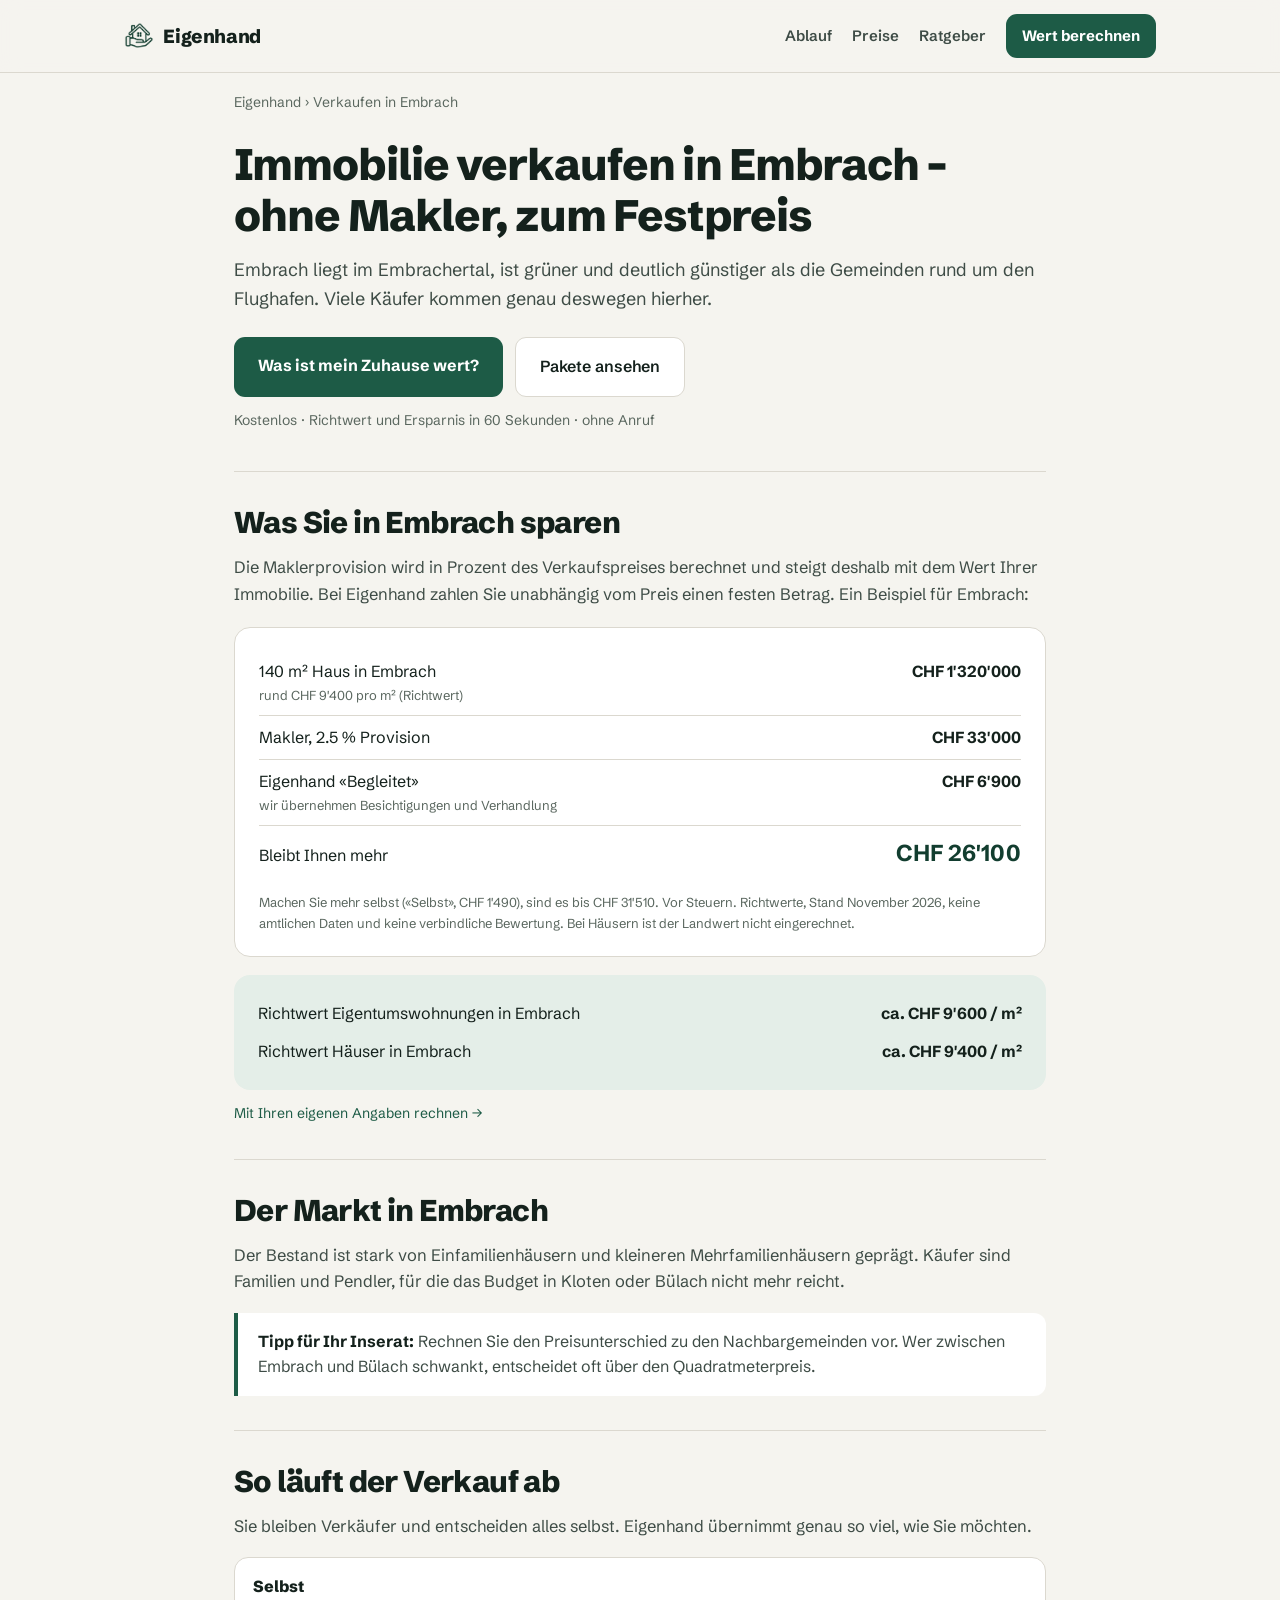
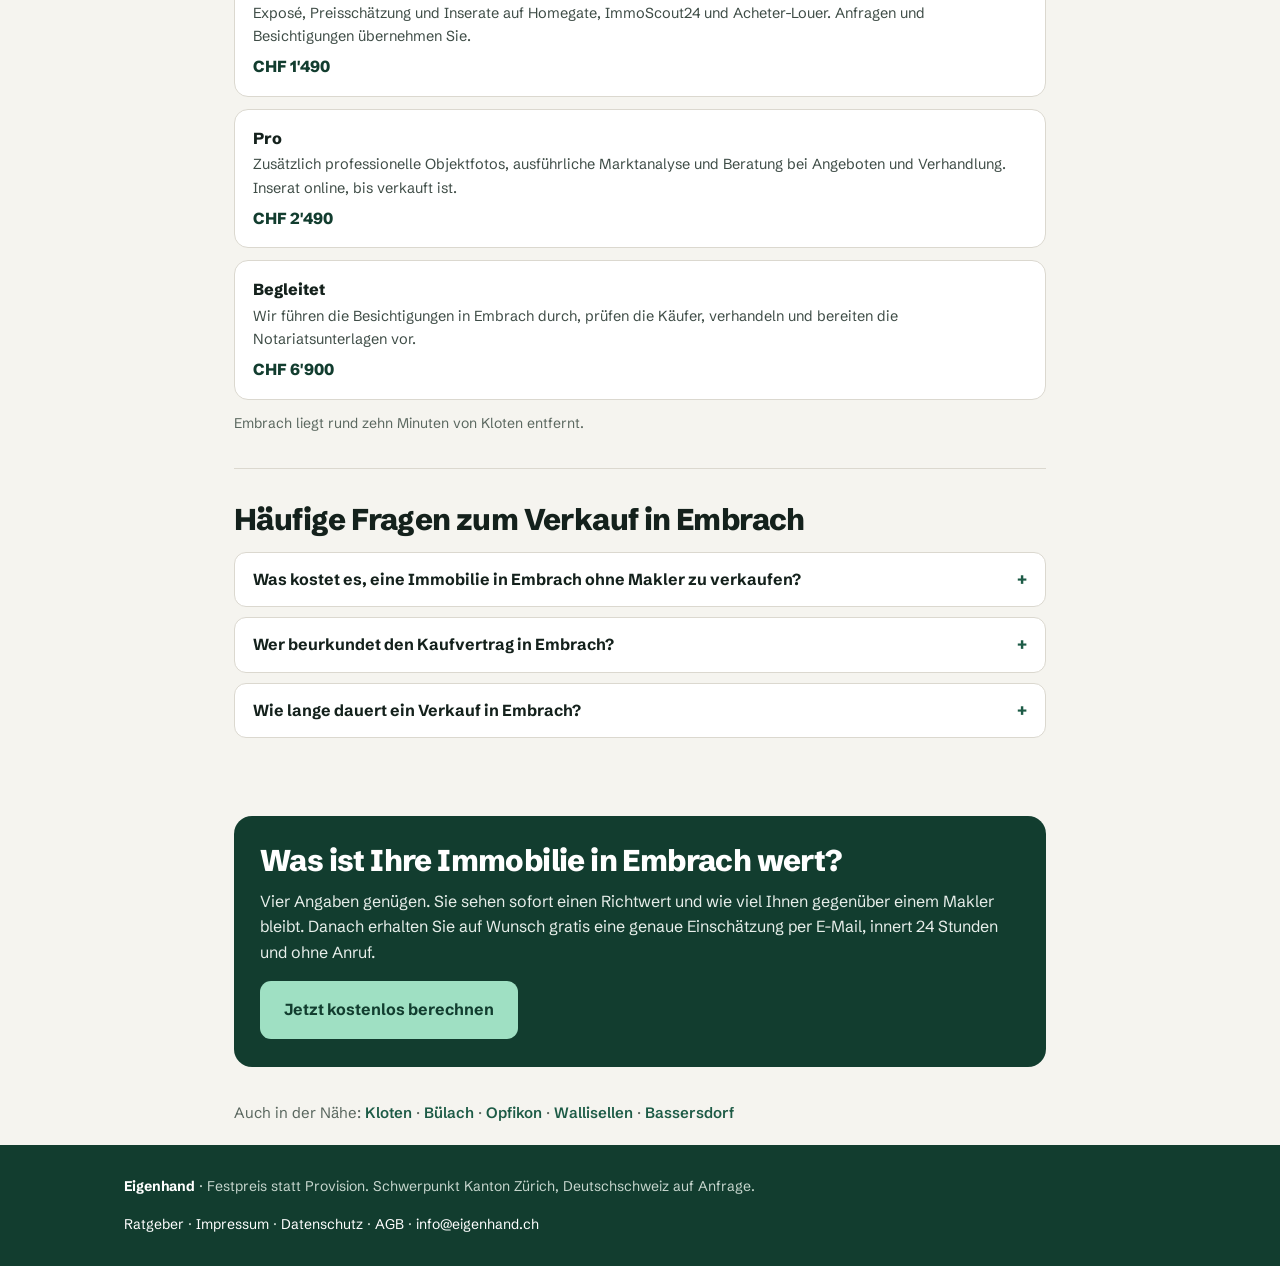
<file: immobilie-verkaufen-embrach.html>
<!doctype html>
<html lang="de-CH">
<head>
<meta charset="utf-8">
<meta name="viewport" content="width=device-width, initial-scale=1, viewport-fit=cover">
<title>Immobilie verkaufen in Embrach – ohne Makler, zum Festpreis | Eigenhand</title>
<meta name="description" content="Wohnung oder Haus in Embrach ohne Maklerprovision verkaufen: Festpreis ab CHF 1'490 statt rund CHF 33'000 Provision. Richtwerte, Ablauf und kostenlose Wertberechnung.">
<link rel="canonical" href="https://eigenhand.ch/immobilie-verkaufen-embrach.html">
<meta property="og:type" content="website">
<meta property="og:url" content="https://eigenhand.ch/immobilie-verkaufen-embrach.html">
<meta property="og:title" content="Immobilie verkaufen in Embrach – zum Festpreis statt Provision">
<meta property="og:description" content="Wohnung oder Haus in Embrach ohne Maklerprovision verkaufen: Festpreis ab CHF 1'490 statt rund CHF 33'000 Provision. Richtwerte, Ablauf und kostenlose Wertberechnung.">
<meta property="og:image" content="https://eigenhand.ch/img/hero.jpg">
<meta property="og:site_name" content="Eigenhand">
<meta property="og:locale" content="de_CH">
<meta name="theme-color" content="#123D2F">
<link rel="icon" href="/favicon.ico" sizes="any">
<link rel="icon" type="image/png" sizes="32x32" href="/img/favicon-32.png">
<link rel="apple-touch-icon" href="/img/apple-touch-icon.png">
<link rel="preconnect" href="https://fonts.googleapis.com">
<link rel="preconnect" href="https://fonts.gstatic.com" crossorigin>
<link href="https://fonts.googleapis.com/css2?family=Schibsted+Grotesk:wght@400;500;600;700;800&display=swap" rel="stylesheet">
<link rel="stylesheet" href="/orte.css">
<script type="application/ld+json">{"@context": "https://schema.org", "@type": "Service", "name": "Immobilienverkauf zum Festpreis in Embrach", "serviceType": "Immobilienverkauf ohne Maklerprovision", "provider": {"@type": "RealEstateAgent", "name": "Eigenhand", "url": "https://eigenhand.ch/", "email": "info@eigenhand.ch", "address": {"@type": "PostalAddress", "postalCode": "8302", "addressLocality": "Kloten", "addressRegion": "ZH", "addressCountry": "CH"}}, "areaServed": {"@type": "City", "name": "Embrach", "postalCode": "8424", "addressRegion": "ZH", "addressCountry": "CH"}, "url": "https://eigenhand.ch/immobilie-verkaufen-embrach.html", "offers": [{"@type": "Offer", "name": "Selbst", "price": "1490", "priceCurrency": "CHF"}, {"@type": "Offer", "name": "Pro", "price": "2490", "priceCurrency": "CHF"}, {"@type": "Offer", "name": "Begleitet", "price": "6900", "priceCurrency": "CHF"}]}</script>
<script type="application/ld+json">{"@context": "https://schema.org", "@type": "FAQPage", "mainEntity": [{"@type": "Question", "name": "Was kostet es, eine Immobilie in Embrach ohne Makler zu verkaufen?", "acceptedAnswer": {"@type": "Answer", "text": "Bei Eigenhand zahlen Sie einen Festpreis: CHF 1'490 für das Paket «Selbst», CHF 2'490 für «Pro» und CHF 6'900 für «Begleitet». Ein Makler verlangt bei einem Objekt um CHF 1'320'000 mit 2.5 Prozent rund CHF 33'000. Dazu kommen unabhängig vom Anbieter die Notariats- und Grundbuchgebühren sowie die Grundstückgewinnsteuer."}}, {"@type": "Question", "name": "Wer beurkundet den Kaufvertrag in Embrach?", "acceptedAnswer": {"@type": "Answer", "text": "Im Kanton Zürich muss jeder Kaufvertrag öffentlich beurkundet werden, mit oder ohne Makler. Zuständig ist das Notariat und Grundbuchamt des Kreises, in dem die Liegenschaft liegt; Embrach gehört zum Bezirk Bülach. Die Grundstückgewinnsteuer erhebt im Kanton Zürich die Gemeinde, in diesem Fall also Embrach."}}, {"@type": "Question", "name": "Wie lange dauert ein Verkauf in Embrach?", "acceptedAnswer": {"@type": "Answer", "text": "Von der Aufschaltung bis zur Beurkundung dauert es je nach Objekt und Preis meist zwei bis sechs Monate. Den grössten Einfluss hat ein realistischer Startpreis: Ein zu hoher Preis kostet die ersten Wochen, in denen ein Inserat am meisten gesehen wird."}}]}</script>
<script type="application/ld+json">{"@context": "https://schema.org", "@type": "BreadcrumbList", "itemListElement": [{"@type": "ListItem", "position": 1, "name": "Startseite", "item": "https://eigenhand.ch/"}, {"@type": "ListItem", "position": 2, "name": "Verkaufen in Embrach", "item": "https://eigenhand.ch/immobilie-verkaufen-embrach.html"}]}</script>
</head>
<body>

<header>
  <div class="bar">
    <a class="brand" href="/" aria-label="Eigenhand Startseite">
      <img src="/img/logo.png" alt="" style="height:27px;width:auto;display:block">Eigenhand
    </a>
    <nav class="links" aria-label="Hauptnavigation">
      <a href="/#ablauf">Ablauf</a>
      <a href="/#preise">Preise</a>
      <a href="/ratgeber.html">Ratgeber</a>
      <a href="/?g=embrach#bewertung" class="btn">Wert berechnen</a>
    </nav>
  </div>
</header>

<div class="wrap">
  <p class="crumb"><a href="/">Eigenhand</a> › Verkaufen in Embrach</p>

  <div class="top">
    <h1>Immobilie verkaufen in Embrach – ohne Makler, zum Festpreis</h1>
    <p class="lead">Embrach liegt im Embrachertal, ist grüner und deutlich günstiger als die Gemeinden rund um den Flughafen. Viele Käufer kommen genau deswegen hierher.</p>
    <div class="cta">
      <a href="/?g=embrach#bewertung" class="btn">Was ist mein Zuhause wert?</a>
      <a href="/#preise" class="btn sec">Pakete ansehen</a>
    </div>
    <p class="hint">Kostenlos · Richtwert und Ersparnis in 60 Sekunden · ohne Anruf</p>
  </div>
</div>

<div class="wrap">
  <section>
    <h2>Was Sie in Embrach sparen</h2>
    <p class="body">Die Maklerprovision wird in Prozent des Verkaufspreises berechnet und steigt
      deshalb mit dem Wert Ihrer Immobilie. Bei Eigenhand zahlen Sie unabhängig vom Preis einen
      festen Betrag. Ein Beispiel für Embrach:</p>

    <div class="calc">
      <div class="row"><span>140 m² Haus in Embrach<small>rund CHF 9'400 pro m² (Richtwert)</small></span><b>CHF 1'320'000</b></div>
      <div class="row"><span>Makler, 2.5 % Provision</span><b>CHF 33'000</b></div>
      <div class="row"><span>Eigenhand «Begleitet»<small>wir übernehmen Besichtigungen und Verhandlung</small></span><b>CHF 6'900</b></div>
      <div class="row tot"><span>Bleibt Ihnen mehr</span><b>CHF 26'100</b></div>
      <p class="note">Machen Sie mehr selbst («Selbst», CHF 1'490), sind es bis CHF 31'510.
        Vor Steuern. Richtwerte, Stand November 2026, keine amtlichen Daten und keine verbindliche
        Bewertung. Bei Häusern ist der Landwert nicht eingerechnet.</p>
    </div>

    <div class="prices">
      <div><span>Richtwert Eigentumswohnungen in Embrach</span><b>ca. CHF 9'600 / m²</b></div>
      <div><span>Richtwert Häuser in Embrach</span><b>ca. CHF 9'400 / m²</b></div>
    </div>
    <p class="hint"><a href="/?g=embrach#bewertung">Mit Ihren eigenen Angaben rechnen →</a></p>
  </section>

  <section>
    <h2>Der Markt in Embrach</h2>
    <p class="body">Der Bestand ist stark von Einfamilienhäusern und kleineren Mehrfamilienhäusern geprägt. Käufer sind Familien und Pendler, für die das Budget in Kloten oder Bülach nicht mehr reicht.</p>
    <div class="tip"><b>Tipp für Ihr Inserat:</b> Rechnen Sie den Preisunterschied zu den Nachbargemeinden vor. Wer zwischen Embrach und Bülach schwankt, entscheidet oft über den Quadratmeterpreis.</div>
  </section>

  <section>
    <h2>So läuft der Verkauf ab</h2>
    <p class="body">Sie bleiben Verkäufer und entscheiden alles selbst. Eigenhand übernimmt genau
      so viel, wie Sie möchten.</p>
    <div class="pk">
      <a href="/#preise"><span class="n">Selbst</span><span class="d">Exposé, Preisschätzung und
        Inserate auf Homegate, ImmoScout24 und Acheter-Louer. Anfragen und Besichtigungen
        übernehmen Sie.</span><span class="p">CHF 1'490</span></a>
      <a href="/#preise"><span class="n">Pro</span><span class="d">Zusätzlich professionelle
        Objektfotos, ausführliche Marktanalyse und Beratung bei Angeboten und Verhandlung.
        Inserat online, bis verkauft ist.</span><span class="p">CHF 2'490</span></a>
      <a href="/#preise"><span class="n">Begleitet</span><span class="d">Wir führen die
        Besichtigungen in Embrach durch, prüfen die Käufer, verhandeln und bereiten die
        Notariatsunterlagen vor.</span><span class="p">CHF 6'900</span></a>
    </div>
    <p class="hint">Embrach liegt rund zehn Minuten von Kloten entfernt.</p>
  </section>

  <section>
    <h2>Häufige Fragen zum Verkauf in Embrach</h2>
    <details><summary>Was kostet es, eine Immobilie in Embrach ohne Makler zu verkaufen?</summary><p>Bei Eigenhand zahlen Sie einen Festpreis: CHF 1'490 für das Paket «Selbst», CHF 2'490 für «Pro» und CHF 6'900 für «Begleitet». Ein Makler verlangt bei einem Objekt um CHF 1'320'000 mit 2.5 Prozent rund CHF 33'000. Dazu kommen unabhängig vom Anbieter die Notariats- und Grundbuchgebühren sowie die Grundstückgewinnsteuer.</p></details>
    <details><summary>Wer beurkundet den Kaufvertrag in Embrach?</summary><p>Im Kanton Zürich muss jeder Kaufvertrag öffentlich beurkundet werden, mit oder ohne Makler. Zuständig ist das Notariat und Grundbuchamt des Kreises, in dem die Liegenschaft liegt; Embrach gehört zum Bezirk Bülach. Die Grundstückgewinnsteuer erhebt im Kanton Zürich die Gemeinde, in diesem Fall also Embrach.</p></details>
    <details><summary>Wie lange dauert ein Verkauf in Embrach?</summary><p>Von der Aufschaltung bis zur Beurkundung dauert es je nach Objekt und Preis meist zwei bis sechs Monate. Den grössten Einfluss hat ein realistischer Startpreis: Ein zu hoher Preis kostet die ersten Wochen, in denen ein Inserat am meisten gesehen wird.</p></details>
  </section>

  <div class="end">
    <h2>Was ist Ihre Immobilie in Embrach wert?</h2>
    <p>Vier Angaben genügen. Sie sehen sofort einen Richtwert und wie viel Ihnen gegenüber einem
      Makler bleibt. Danach erhalten Sie auf Wunsch gratis eine genaue Einschätzung per E-Mail,
      innert 24 Stunden und ohne Anruf.</p>
    <a href="/?g=embrach#bewertung" class="btn">Jetzt kostenlos berechnen</a>
  </div>

  <p class="nearby">Auch in der Nähe: <a href="immobilie-verkaufen-kloten.html">Kloten</a> · <a href="immobilie-verkaufen-buelach.html">Bülach</a> · <a href="immobilie-verkaufen-opfikon.html">Opfikon</a> · <a href="immobilie-verkaufen-wallisellen.html">Wallisellen</a> · <a href="immobilie-verkaufen-bassersdorf.html">Bassersdorf</a></p>
</div>

<footer>
  <div class="row">
    <span><strong style="color:#fff">Eigenhand</strong> · Festpreis statt Provision. Schwerpunkt Kanton Zürich, Deutschschweiz auf Anfrage.</span>
    <span><a href="/ratgeber.html">Ratgeber</a> · <a href="/#impressum">Impressum</a> · <a href="/#datenschutz">Datenschutz</a> · <a href="/#agb">AGB</a> · <a href="mailto:info@eigenhand.ch">info@eigenhand.ch</a></span>
  </div>
</footer>

</body>
</html>
</file>
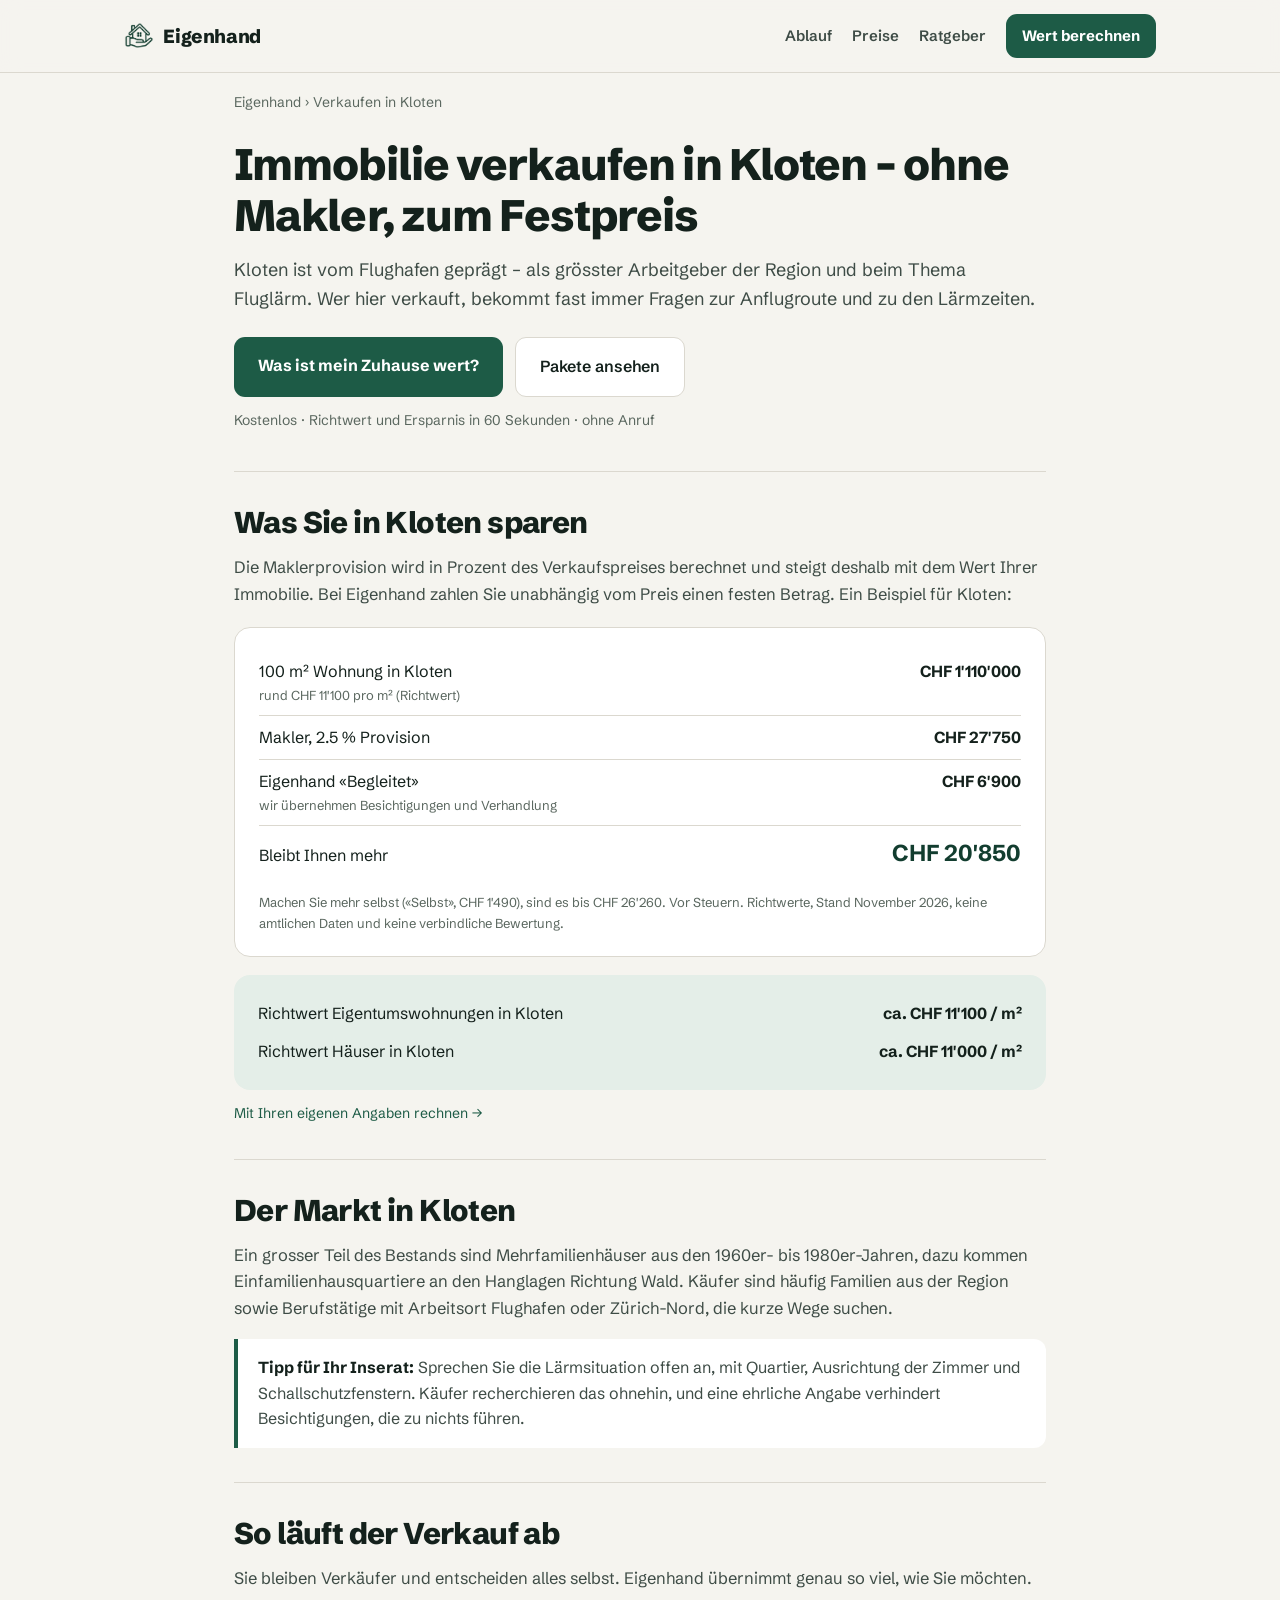
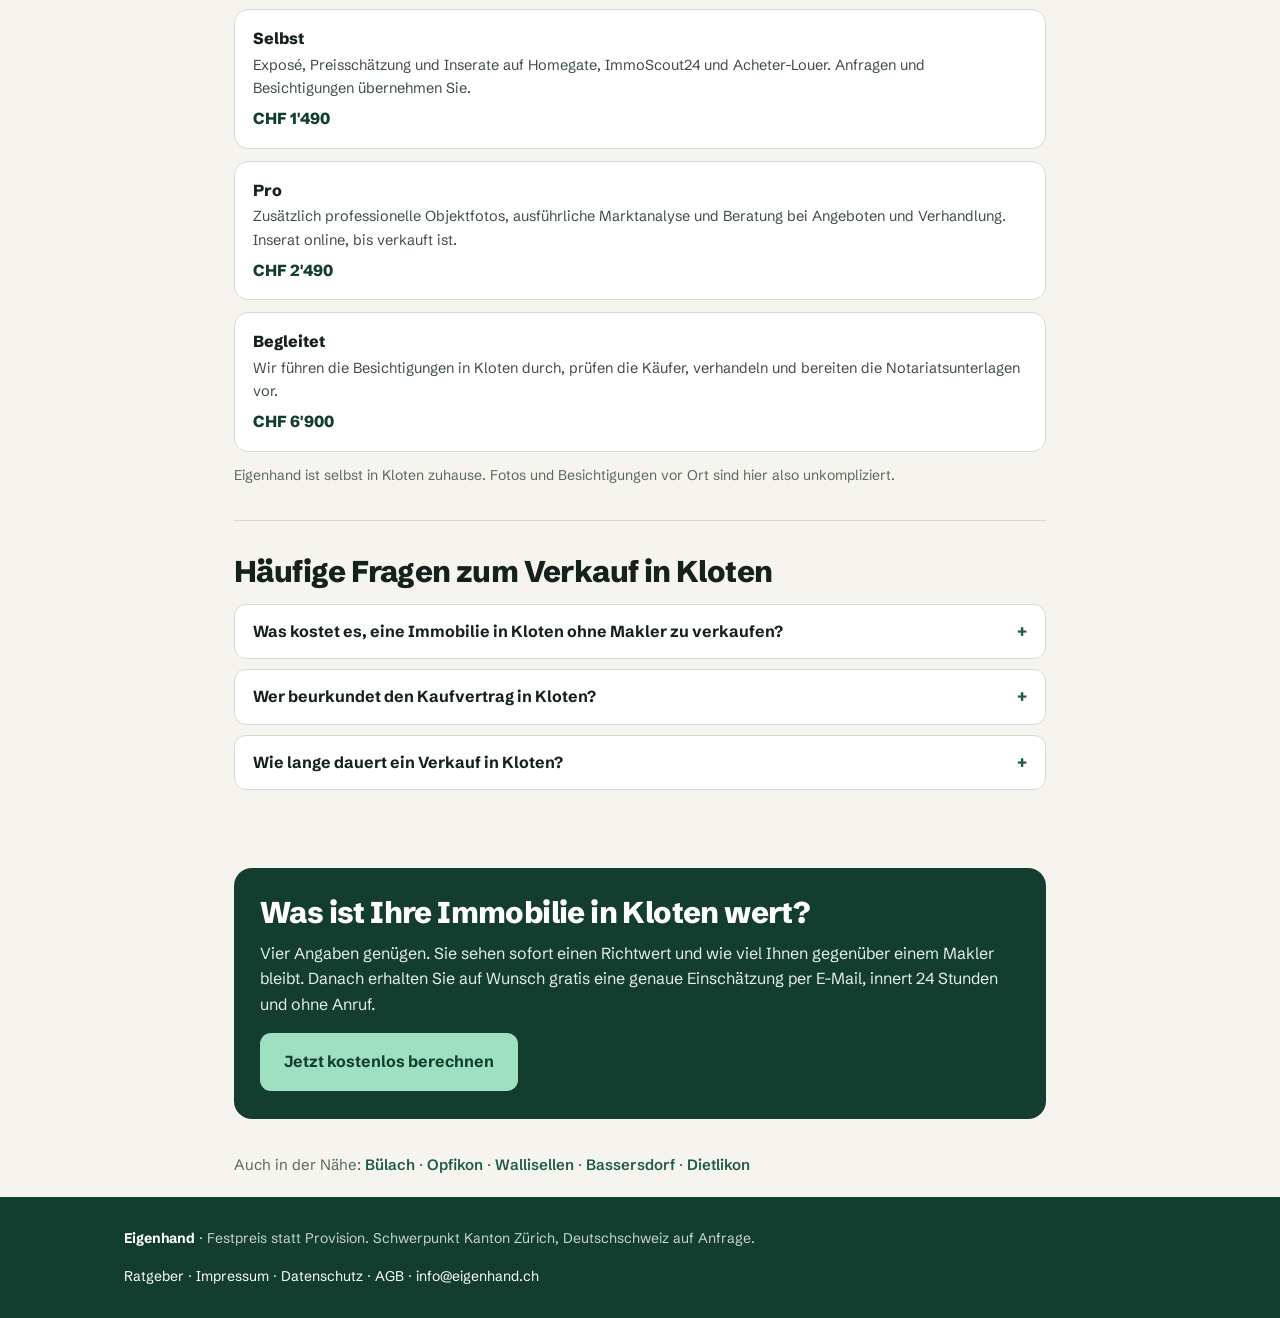
<file: immobilie-verkaufen-kloten.html>
<!doctype html>
<html lang="de-CH">
<head>
<meta charset="utf-8">
<meta name="viewport" content="width=device-width, initial-scale=1, viewport-fit=cover">
<title>Immobilie verkaufen in Kloten – ohne Makler, zum Festpreis | Eigenhand</title>
<meta name="description" content="Wohnung oder Haus in Kloten ohne Maklerprovision verkaufen: Festpreis ab CHF 1'490 statt rund CHF 27'750 Provision. Richtwerte, Ablauf und kostenlose Wertberechnung.">
<link rel="canonical" href="https://eigenhand.ch/immobilie-verkaufen-kloten.html">
<meta property="og:type" content="website">
<meta property="og:url" content="https://eigenhand.ch/immobilie-verkaufen-kloten.html">
<meta property="og:title" content="Immobilie verkaufen in Kloten – zum Festpreis statt Provision">
<meta property="og:description" content="Wohnung oder Haus in Kloten ohne Maklerprovision verkaufen: Festpreis ab CHF 1'490 statt rund CHF 27'750 Provision. Richtwerte, Ablauf und kostenlose Wertberechnung.">
<meta property="og:image" content="https://eigenhand.ch/img/hero.jpg">
<meta property="og:site_name" content="Eigenhand">
<meta property="og:locale" content="de_CH">
<meta name="theme-color" content="#123D2F">
<link rel="icon" href="/favicon.ico" sizes="any">
<link rel="icon" type="image/png" sizes="32x32" href="/img/favicon-32.png">
<link rel="apple-touch-icon" href="/img/apple-touch-icon.png">
<link rel="preconnect" href="https://fonts.googleapis.com">
<link rel="preconnect" href="https://fonts.gstatic.com" crossorigin>
<link href="https://fonts.googleapis.com/css2?family=Schibsted+Grotesk:wght@400;500;600;700;800&display=swap" rel="stylesheet">
<link rel="stylesheet" href="/orte.css">
<script type="application/ld+json">{"@context": "https://schema.org", "@type": "Service", "name": "Immobilienverkauf zum Festpreis in Kloten", "serviceType": "Immobilienverkauf ohne Maklerprovision", "provider": {"@type": "RealEstateAgent", "name": "Eigenhand", "url": "https://eigenhand.ch/", "email": "info@eigenhand.ch", "address": {"@type": "PostalAddress", "postalCode": "8302", "addressLocality": "Kloten", "addressRegion": "ZH", "addressCountry": "CH"}}, "areaServed": {"@type": "City", "name": "Kloten", "postalCode": "8302", "addressRegion": "ZH", "addressCountry": "CH"}, "url": "https://eigenhand.ch/immobilie-verkaufen-kloten.html", "offers": [{"@type": "Offer", "name": "Selbst", "price": "1490", "priceCurrency": "CHF"}, {"@type": "Offer", "name": "Pro", "price": "2490", "priceCurrency": "CHF"}, {"@type": "Offer", "name": "Begleitet", "price": "6900", "priceCurrency": "CHF"}]}</script>
<script type="application/ld+json">{"@context": "https://schema.org", "@type": "FAQPage", "mainEntity": [{"@type": "Question", "name": "Was kostet es, eine Immobilie in Kloten ohne Makler zu verkaufen?", "acceptedAnswer": {"@type": "Answer", "text": "Bei Eigenhand zahlen Sie einen Festpreis: CHF 1'490 für das Paket «Selbst», CHF 2'490 für «Pro» und CHF 6'900 für «Begleitet». Ein Makler verlangt bei einem Objekt um CHF 1'110'000 mit 2.5 Prozent rund CHF 27'750. Dazu kommen unabhängig vom Anbieter die Notariats- und Grundbuchgebühren sowie die Grundstückgewinnsteuer."}}, {"@type": "Question", "name": "Wer beurkundet den Kaufvertrag in Kloten?", "acceptedAnswer": {"@type": "Answer", "text": "Im Kanton Zürich muss jeder Kaufvertrag öffentlich beurkundet werden, mit oder ohne Makler. Zuständig ist das Notariat und Grundbuchamt des Kreises, in dem die Liegenschaft liegt; Kloten gehört zum Bezirk Bülach. Die Grundstückgewinnsteuer erhebt im Kanton Zürich die Gemeinde, in diesem Fall also Kloten."}}, {"@type": "Question", "name": "Wie lange dauert ein Verkauf in Kloten?", "acceptedAnswer": {"@type": "Answer", "text": "Von der Aufschaltung bis zur Beurkundung dauert es je nach Objekt und Preis meist zwei bis sechs Monate. Den grössten Einfluss hat ein realistischer Startpreis: Ein zu hoher Preis kostet die ersten Wochen, in denen ein Inserat am meisten gesehen wird."}}]}</script>
<script type="application/ld+json">{"@context": "https://schema.org", "@type": "BreadcrumbList", "itemListElement": [{"@type": "ListItem", "position": 1, "name": "Startseite", "item": "https://eigenhand.ch/"}, {"@type": "ListItem", "position": 2, "name": "Verkaufen in Kloten", "item": "https://eigenhand.ch/immobilie-verkaufen-kloten.html"}]}</script>
</head>
<body>

<header>
  <div class="bar">
    <a class="brand" href="/" aria-label="Eigenhand Startseite">
      <img src="/img/logo.png" alt="" style="height:27px;width:auto;display:block">Eigenhand
    </a>
    <nav class="links" aria-label="Hauptnavigation">
      <a href="/#ablauf">Ablauf</a>
      <a href="/#preise">Preise</a>
      <a href="/ratgeber.html">Ratgeber</a>
      <a href="/?g=kloten#bewertung" class="btn">Wert berechnen</a>
    </nav>
  </div>
</header>

<div class="wrap">
  <p class="crumb"><a href="/">Eigenhand</a> › Verkaufen in Kloten</p>

  <div class="top">
    <h1>Immobilie verkaufen in Kloten – ohne Makler, zum Festpreis</h1>
    <p class="lead">Kloten ist vom Flughafen geprägt – als grösster Arbeitgeber der Region und beim Thema Fluglärm. Wer hier verkauft, bekommt fast immer Fragen zur Anflugroute und zu den Lärmzeiten.</p>
    <div class="cta">
      <a href="/?g=kloten#bewertung" class="btn">Was ist mein Zuhause wert?</a>
      <a href="/#preise" class="btn sec">Pakete ansehen</a>
    </div>
    <p class="hint">Kostenlos · Richtwert und Ersparnis in 60 Sekunden · ohne Anruf</p>
  </div>
</div>

<div class="wrap">
  <section>
    <h2>Was Sie in Kloten sparen</h2>
    <p class="body">Die Maklerprovision wird in Prozent des Verkaufspreises berechnet und steigt
      deshalb mit dem Wert Ihrer Immobilie. Bei Eigenhand zahlen Sie unabhängig vom Preis einen
      festen Betrag. Ein Beispiel für Kloten:</p>

    <div class="calc">
      <div class="row"><span>100 m² Wohnung in Kloten<small>rund CHF 11'100 pro m² (Richtwert)</small></span><b>CHF 1'110'000</b></div>
      <div class="row"><span>Makler, 2.5 % Provision</span><b>CHF 27'750</b></div>
      <div class="row"><span>Eigenhand «Begleitet»<small>wir übernehmen Besichtigungen und Verhandlung</small></span><b>CHF 6'900</b></div>
      <div class="row tot"><span>Bleibt Ihnen mehr</span><b>CHF 20'850</b></div>
      <p class="note">Machen Sie mehr selbst («Selbst», CHF 1'490), sind es bis CHF 26'260.
        Vor Steuern. Richtwerte, Stand November 2026, keine amtlichen Daten und keine verbindliche
        Bewertung.</p>
    </div>

    <div class="prices">
      <div><span>Richtwert Eigentumswohnungen in Kloten</span><b>ca. CHF 11'100 / m²</b></div>
      <div><span>Richtwert Häuser in Kloten</span><b>ca. CHF 11'000 / m²</b></div>
    </div>
    <p class="hint"><a href="/?g=kloten#bewertung">Mit Ihren eigenen Angaben rechnen →</a></p>
  </section>

  <section>
    <h2>Der Markt in Kloten</h2>
    <p class="body">Ein grosser Teil des Bestands sind Mehrfamilienhäuser aus den 1960er- bis 1980er-Jahren, dazu kommen Einfamilienhausquartiere an den Hanglagen Richtung Wald. Käufer sind häufig Familien aus der Region sowie Berufstätige mit Arbeitsort Flughafen oder Zürich-Nord, die kurze Wege suchen.</p>
    <div class="tip"><b>Tipp für Ihr Inserat:</b> Sprechen Sie die Lärmsituation offen an, mit Quartier, Ausrichtung der Zimmer und Schallschutzfenstern. Käufer recherchieren das ohnehin, und eine ehrliche Angabe verhindert Besichtigungen, die zu nichts führen.</div>
  </section>

  <section>
    <h2>So läuft der Verkauf ab</h2>
    <p class="body">Sie bleiben Verkäufer und entscheiden alles selbst. Eigenhand übernimmt genau
      so viel, wie Sie möchten.</p>
    <div class="pk">
      <a href="/#preise"><span class="n">Selbst</span><span class="d">Exposé, Preisschätzung und
        Inserate auf Homegate, ImmoScout24 und Acheter-Louer. Anfragen und Besichtigungen
        übernehmen Sie.</span><span class="p">CHF 1'490</span></a>
      <a href="/#preise"><span class="n">Pro</span><span class="d">Zusätzlich professionelle
        Objektfotos, ausführliche Marktanalyse und Beratung bei Angeboten und Verhandlung.
        Inserat online, bis verkauft ist.</span><span class="p">CHF 2'490</span></a>
      <a href="/#preise"><span class="n">Begleitet</span><span class="d">Wir führen die
        Besichtigungen in Kloten durch, prüfen die Käufer, verhandeln und bereiten die
        Notariatsunterlagen vor.</span><span class="p">CHF 6'900</span></a>
    </div>
    <p class="hint">Eigenhand ist selbst in Kloten zuhause. Fotos und Besichtigungen vor Ort sind hier also unkompliziert.</p>
  </section>

  <section>
    <h2>Häufige Fragen zum Verkauf in Kloten</h2>
    <details><summary>Was kostet es, eine Immobilie in Kloten ohne Makler zu verkaufen?</summary><p>Bei Eigenhand zahlen Sie einen Festpreis: CHF 1'490 für das Paket «Selbst», CHF 2'490 für «Pro» und CHF 6'900 für «Begleitet». Ein Makler verlangt bei einem Objekt um CHF 1'110'000 mit 2.5 Prozent rund CHF 27'750. Dazu kommen unabhängig vom Anbieter die Notariats- und Grundbuchgebühren sowie die Grundstückgewinnsteuer.</p></details>
    <details><summary>Wer beurkundet den Kaufvertrag in Kloten?</summary><p>Im Kanton Zürich muss jeder Kaufvertrag öffentlich beurkundet werden, mit oder ohne Makler. Zuständig ist das Notariat und Grundbuchamt des Kreises, in dem die Liegenschaft liegt; Kloten gehört zum Bezirk Bülach. Die Grundstückgewinnsteuer erhebt im Kanton Zürich die Gemeinde, in diesem Fall also Kloten.</p></details>
    <details><summary>Wie lange dauert ein Verkauf in Kloten?</summary><p>Von der Aufschaltung bis zur Beurkundung dauert es je nach Objekt und Preis meist zwei bis sechs Monate. Den grössten Einfluss hat ein realistischer Startpreis: Ein zu hoher Preis kostet die ersten Wochen, in denen ein Inserat am meisten gesehen wird.</p></details>
  </section>

  <div class="end">
    <h2>Was ist Ihre Immobilie in Kloten wert?</h2>
    <p>Vier Angaben genügen. Sie sehen sofort einen Richtwert und wie viel Ihnen gegenüber einem
      Makler bleibt. Danach erhalten Sie auf Wunsch gratis eine genaue Einschätzung per E-Mail,
      innert 24 Stunden und ohne Anruf.</p>
    <a href="/?g=kloten#bewertung" class="btn">Jetzt kostenlos berechnen</a>
  </div>

  <p class="nearby">Auch in der Nähe: <a href="immobilie-verkaufen-buelach.html">Bülach</a> · <a href="immobilie-verkaufen-opfikon.html">Opfikon</a> · <a href="immobilie-verkaufen-wallisellen.html">Wallisellen</a> · <a href="immobilie-verkaufen-bassersdorf.html">Bassersdorf</a> · <a href="immobilie-verkaufen-dietlikon.html">Dietlikon</a></p>
</div>

<footer>
  <div class="row">
    <span><strong style="color:#fff">Eigenhand</strong> · Festpreis statt Provision. Schwerpunkt Kanton Zürich, Deutschschweiz auf Anfrage.</span>
    <span><a href="/ratgeber.html">Ratgeber</a> · <a href="/#impressum">Impressum</a> · <a href="/#datenschutz">Datenschutz</a> · <a href="/#agb">AGB</a> · <a href="mailto:info@eigenhand.ch">info@eigenhand.ch</a></span>
  </div>
</footer>

</body>
</html>
</file>
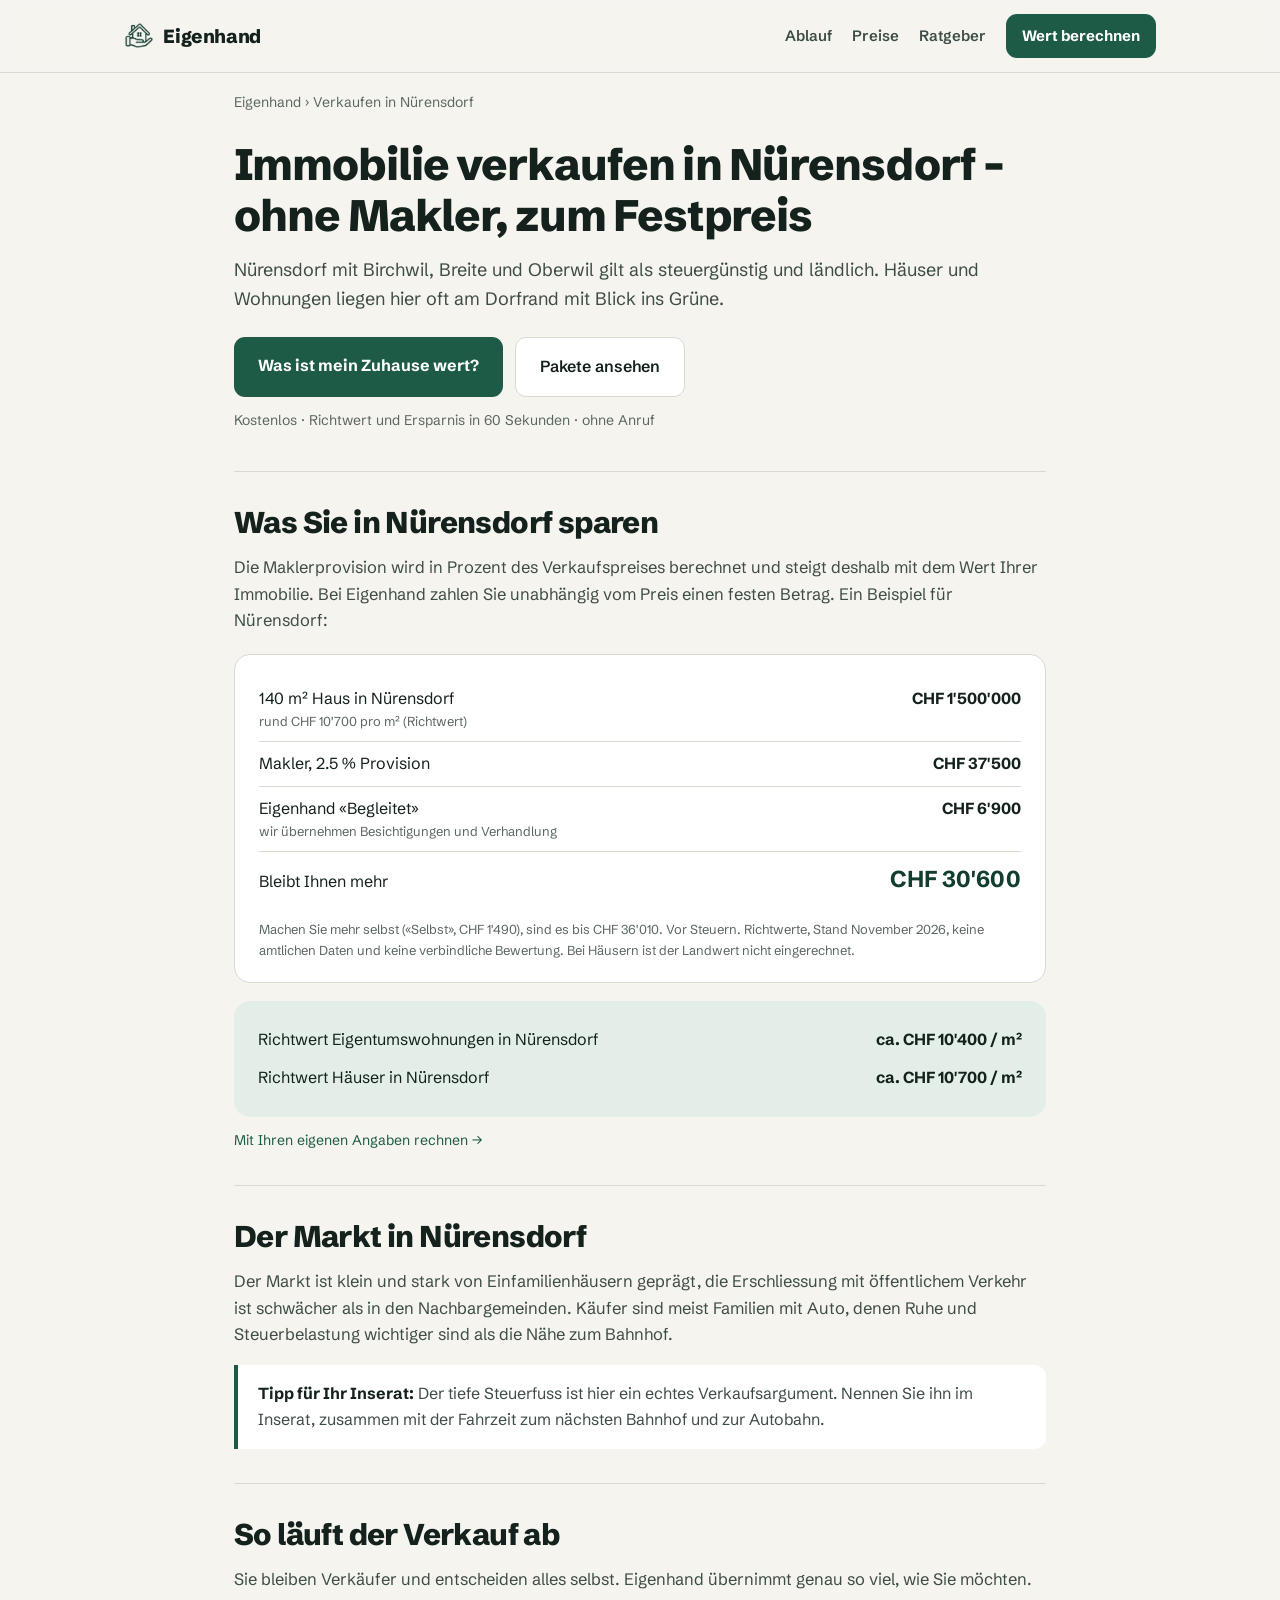
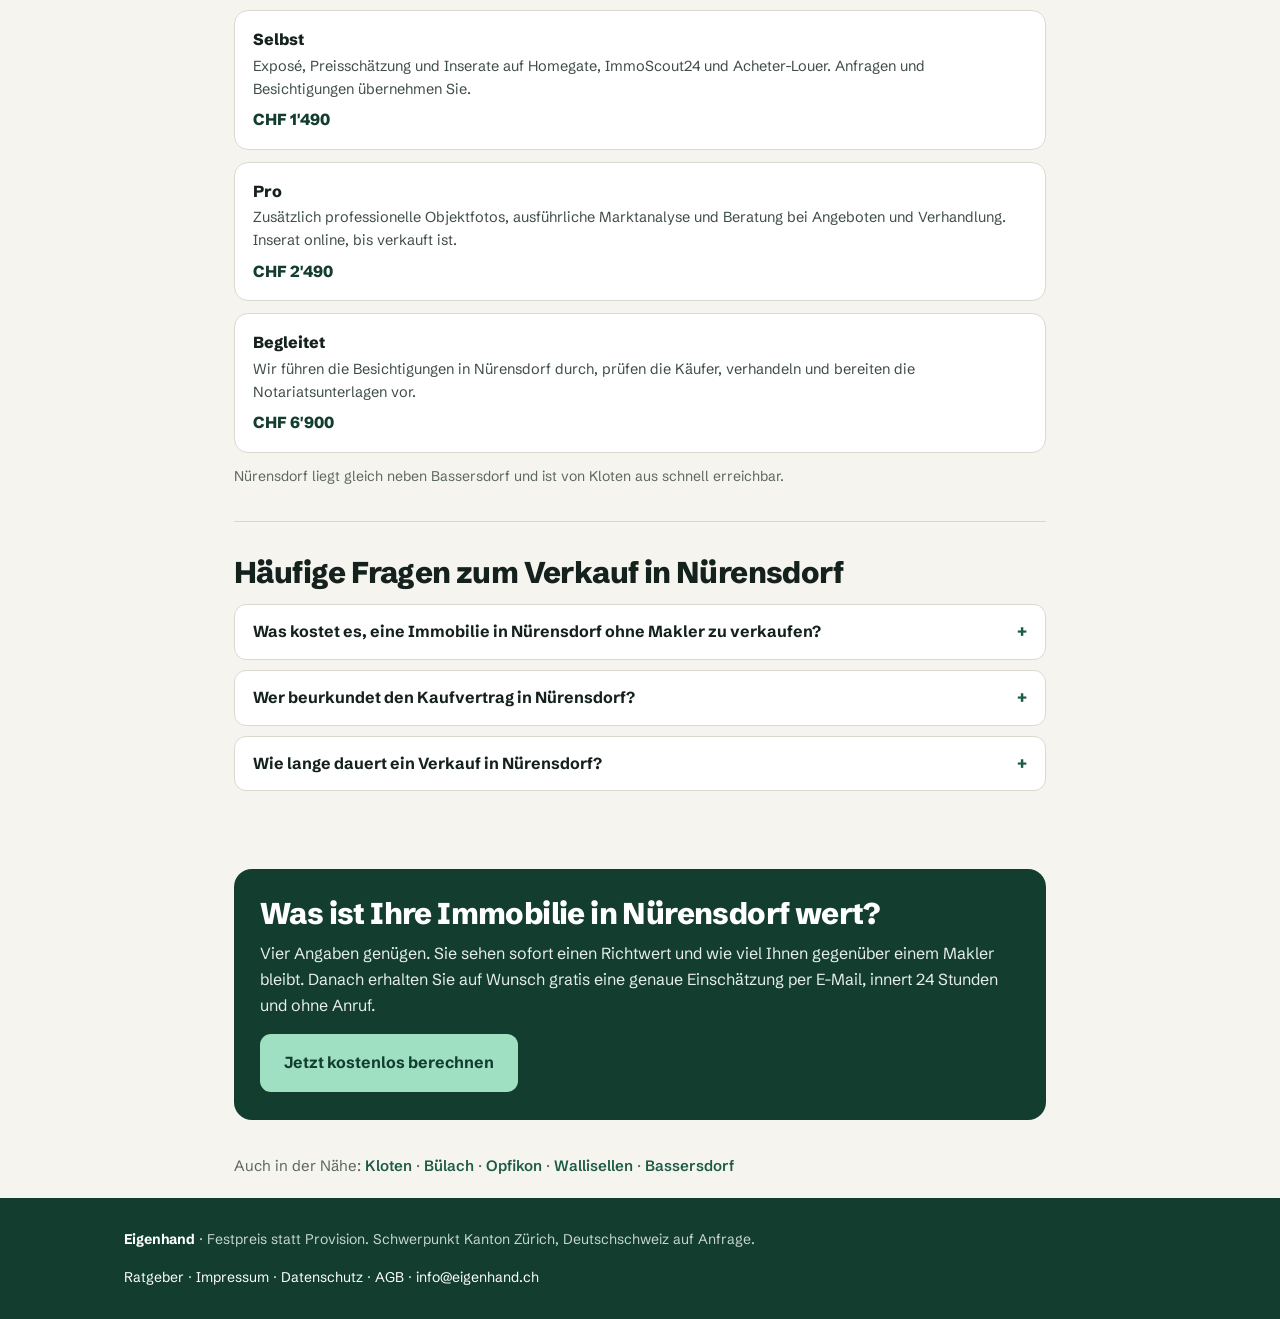
<file: immobilie-verkaufen-nuerensdorf.html>
<!doctype html>
<html lang="de-CH">
<head>
<meta charset="utf-8">
<meta name="viewport" content="width=device-width, initial-scale=1, viewport-fit=cover">
<title>Immobilie verkaufen in Nürensdorf – ohne Makler, zum Festpreis | Eigenhand</title>
<meta name="description" content="Wohnung oder Haus in Nürensdorf ohne Maklerprovision verkaufen: Festpreis ab CHF 1'490 statt rund CHF 37'500 Provision. Richtwerte, Ablauf und kostenlose Wertberechnung.">
<link rel="canonical" href="https://eigenhand.ch/immobilie-verkaufen-nuerensdorf.html">
<meta property="og:type" content="website">
<meta property="og:url" content="https://eigenhand.ch/immobilie-verkaufen-nuerensdorf.html">
<meta property="og:title" content="Immobilie verkaufen in Nürensdorf – zum Festpreis statt Provision">
<meta property="og:description" content="Wohnung oder Haus in Nürensdorf ohne Maklerprovision verkaufen: Festpreis ab CHF 1'490 statt rund CHF 37'500 Provision. Richtwerte, Ablauf und kostenlose Wertberechnung.">
<meta property="og:image" content="https://eigenhand.ch/img/hero.jpg">
<meta property="og:site_name" content="Eigenhand">
<meta property="og:locale" content="de_CH">
<meta name="theme-color" content="#123D2F">
<link rel="icon" href="/favicon.ico" sizes="any">
<link rel="icon" type="image/png" sizes="32x32" href="/img/favicon-32.png">
<link rel="apple-touch-icon" href="/img/apple-touch-icon.png">
<link rel="preconnect" href="https://fonts.googleapis.com">
<link rel="preconnect" href="https://fonts.gstatic.com" crossorigin>
<link href="https://fonts.googleapis.com/css2?family=Schibsted+Grotesk:wght@400;500;600;700;800&display=swap" rel="stylesheet">
<link rel="stylesheet" href="/orte.css">
<script type="application/ld+json">{"@context": "https://schema.org", "@type": "Service", "name": "Immobilienverkauf zum Festpreis in Nürensdorf", "serviceType": "Immobilienverkauf ohne Maklerprovision", "provider": {"@type": "RealEstateAgent", "name": "Eigenhand", "url": "https://eigenhand.ch/", "email": "info@eigenhand.ch", "address": {"@type": "PostalAddress", "postalCode": "8302", "addressLocality": "Kloten", "addressRegion": "ZH", "addressCountry": "CH"}}, "areaServed": {"@type": "City", "name": "Nürensdorf", "postalCode": "8309", "addressRegion": "ZH", "addressCountry": "CH"}, "url": "https://eigenhand.ch/immobilie-verkaufen-nuerensdorf.html", "offers": [{"@type": "Offer", "name": "Selbst", "price": "1490", "priceCurrency": "CHF"}, {"@type": "Offer", "name": "Pro", "price": "2490", "priceCurrency": "CHF"}, {"@type": "Offer", "name": "Begleitet", "price": "6900", "priceCurrency": "CHF"}]}</script>
<script type="application/ld+json">{"@context": "https://schema.org", "@type": "FAQPage", "mainEntity": [{"@type": "Question", "name": "Was kostet es, eine Immobilie in Nürensdorf ohne Makler zu verkaufen?", "acceptedAnswer": {"@type": "Answer", "text": "Bei Eigenhand zahlen Sie einen Festpreis: CHF 1'490 für das Paket «Selbst», CHF 2'490 für «Pro» und CHF 6'900 für «Begleitet». Ein Makler verlangt bei einem Objekt um CHF 1'500'000 mit 2.5 Prozent rund CHF 37'500. Dazu kommen unabhängig vom Anbieter die Notariats- und Grundbuchgebühren sowie die Grundstückgewinnsteuer."}}, {"@type": "Question", "name": "Wer beurkundet den Kaufvertrag in Nürensdorf?", "acceptedAnswer": {"@type": "Answer", "text": "Im Kanton Zürich muss jeder Kaufvertrag öffentlich beurkundet werden, mit oder ohne Makler. Zuständig ist das Notariat und Grundbuchamt des Kreises, in dem die Liegenschaft liegt; Nürensdorf gehört zum Bezirk Bülach. Die Grundstückgewinnsteuer erhebt im Kanton Zürich die Gemeinde, in diesem Fall also Nürensdorf."}}, {"@type": "Question", "name": "Wie lange dauert ein Verkauf in Nürensdorf?", "acceptedAnswer": {"@type": "Answer", "text": "Von der Aufschaltung bis zur Beurkundung dauert es je nach Objekt und Preis meist zwei bis sechs Monate. Den grössten Einfluss hat ein realistischer Startpreis: Ein zu hoher Preis kostet die ersten Wochen, in denen ein Inserat am meisten gesehen wird."}}]}</script>
<script type="application/ld+json">{"@context": "https://schema.org", "@type": "BreadcrumbList", "itemListElement": [{"@type": "ListItem", "position": 1, "name": "Startseite", "item": "https://eigenhand.ch/"}, {"@type": "ListItem", "position": 2, "name": "Verkaufen in Nürensdorf", "item": "https://eigenhand.ch/immobilie-verkaufen-nuerensdorf.html"}]}</script>
</head>
<body>

<header>
  <div class="bar">
    <a class="brand" href="/" aria-label="Eigenhand Startseite">
      <img src="/img/logo.png" alt="" style="height:27px;width:auto;display:block">Eigenhand
    </a>
    <nav class="links" aria-label="Hauptnavigation">
      <a href="/#ablauf">Ablauf</a>
      <a href="/#preise">Preise</a>
      <a href="/ratgeber.html">Ratgeber</a>
      <a href="/?g=nuerensdorf#bewertung" class="btn">Wert berechnen</a>
    </nav>
  </div>
</header>

<div class="wrap">
  <p class="crumb"><a href="/">Eigenhand</a> › Verkaufen in Nürensdorf</p>

  <div class="top">
    <h1>Immobilie verkaufen in Nürensdorf – ohne Makler, zum Festpreis</h1>
    <p class="lead">Nürensdorf mit Birchwil, Breite und Oberwil gilt als steuergünstig und ländlich. Häuser und Wohnungen liegen hier oft am Dorfrand mit Blick ins Grüne.</p>
    <div class="cta">
      <a href="/?g=nuerensdorf#bewertung" class="btn">Was ist mein Zuhause wert?</a>
      <a href="/#preise" class="btn sec">Pakete ansehen</a>
    </div>
    <p class="hint">Kostenlos · Richtwert und Ersparnis in 60 Sekunden · ohne Anruf</p>
  </div>
</div>

<div class="wrap">
  <section>
    <h2>Was Sie in Nürensdorf sparen</h2>
    <p class="body">Die Maklerprovision wird in Prozent des Verkaufspreises berechnet und steigt
      deshalb mit dem Wert Ihrer Immobilie. Bei Eigenhand zahlen Sie unabhängig vom Preis einen
      festen Betrag. Ein Beispiel für Nürensdorf:</p>

    <div class="calc">
      <div class="row"><span>140 m² Haus in Nürensdorf<small>rund CHF 10'700 pro m² (Richtwert)</small></span><b>CHF 1'500'000</b></div>
      <div class="row"><span>Makler, 2.5 % Provision</span><b>CHF 37'500</b></div>
      <div class="row"><span>Eigenhand «Begleitet»<small>wir übernehmen Besichtigungen und Verhandlung</small></span><b>CHF 6'900</b></div>
      <div class="row tot"><span>Bleibt Ihnen mehr</span><b>CHF 30'600</b></div>
      <p class="note">Machen Sie mehr selbst («Selbst», CHF 1'490), sind es bis CHF 36'010.
        Vor Steuern. Richtwerte, Stand November 2026, keine amtlichen Daten und keine verbindliche
        Bewertung. Bei Häusern ist der Landwert nicht eingerechnet.</p>
    </div>

    <div class="prices">
      <div><span>Richtwert Eigentumswohnungen in Nürensdorf</span><b>ca. CHF 10'400 / m²</b></div>
      <div><span>Richtwert Häuser in Nürensdorf</span><b>ca. CHF 10'700 / m²</b></div>
    </div>
    <p class="hint"><a href="/?g=nuerensdorf#bewertung">Mit Ihren eigenen Angaben rechnen →</a></p>
  </section>

  <section>
    <h2>Der Markt in Nürensdorf</h2>
    <p class="body">Der Markt ist klein und stark von Einfamilienhäusern geprägt, die Erschliessung mit öffentlichem Verkehr ist schwächer als in den Nachbargemeinden. Käufer sind meist Familien mit Auto, denen Ruhe und Steuerbelastung wichtiger sind als die Nähe zum Bahnhof.</p>
    <div class="tip"><b>Tipp für Ihr Inserat:</b> Der tiefe Steuerfuss ist hier ein echtes Verkaufsargument. Nennen Sie ihn im Inserat, zusammen mit der Fahrzeit zum nächsten Bahnhof und zur Autobahn.</div>
  </section>

  <section>
    <h2>So läuft der Verkauf ab</h2>
    <p class="body">Sie bleiben Verkäufer und entscheiden alles selbst. Eigenhand übernimmt genau
      so viel, wie Sie möchten.</p>
    <div class="pk">
      <a href="/#preise"><span class="n">Selbst</span><span class="d">Exposé, Preisschätzung und
        Inserate auf Homegate, ImmoScout24 und Acheter-Louer. Anfragen und Besichtigungen
        übernehmen Sie.</span><span class="p">CHF 1'490</span></a>
      <a href="/#preise"><span class="n">Pro</span><span class="d">Zusätzlich professionelle
        Objektfotos, ausführliche Marktanalyse und Beratung bei Angeboten und Verhandlung.
        Inserat online, bis verkauft ist.</span><span class="p">CHF 2'490</span></a>
      <a href="/#preise"><span class="n">Begleitet</span><span class="d">Wir führen die
        Besichtigungen in Nürensdorf durch, prüfen die Käufer, verhandeln und bereiten die
        Notariatsunterlagen vor.</span><span class="p">CHF 6'900</span></a>
    </div>
    <p class="hint">Nürensdorf liegt gleich neben Bassersdorf und ist von Kloten aus schnell erreichbar.</p>
  </section>

  <section>
    <h2>Häufige Fragen zum Verkauf in Nürensdorf</h2>
    <details><summary>Was kostet es, eine Immobilie in Nürensdorf ohne Makler zu verkaufen?</summary><p>Bei Eigenhand zahlen Sie einen Festpreis: CHF 1'490 für das Paket «Selbst», CHF 2'490 für «Pro» und CHF 6'900 für «Begleitet». Ein Makler verlangt bei einem Objekt um CHF 1'500'000 mit 2.5 Prozent rund CHF 37'500. Dazu kommen unabhängig vom Anbieter die Notariats- und Grundbuchgebühren sowie die Grundstückgewinnsteuer.</p></details>
    <details><summary>Wer beurkundet den Kaufvertrag in Nürensdorf?</summary><p>Im Kanton Zürich muss jeder Kaufvertrag öffentlich beurkundet werden, mit oder ohne Makler. Zuständig ist das Notariat und Grundbuchamt des Kreises, in dem die Liegenschaft liegt; Nürensdorf gehört zum Bezirk Bülach. Die Grundstückgewinnsteuer erhebt im Kanton Zürich die Gemeinde, in diesem Fall also Nürensdorf.</p></details>
    <details><summary>Wie lange dauert ein Verkauf in Nürensdorf?</summary><p>Von der Aufschaltung bis zur Beurkundung dauert es je nach Objekt und Preis meist zwei bis sechs Monate. Den grössten Einfluss hat ein realistischer Startpreis: Ein zu hoher Preis kostet die ersten Wochen, in denen ein Inserat am meisten gesehen wird.</p></details>
  </section>

  <div class="end">
    <h2>Was ist Ihre Immobilie in Nürensdorf wert?</h2>
    <p>Vier Angaben genügen. Sie sehen sofort einen Richtwert und wie viel Ihnen gegenüber einem
      Makler bleibt. Danach erhalten Sie auf Wunsch gratis eine genaue Einschätzung per E-Mail,
      innert 24 Stunden und ohne Anruf.</p>
    <a href="/?g=nuerensdorf#bewertung" class="btn">Jetzt kostenlos berechnen</a>
  </div>

  <p class="nearby">Auch in der Nähe: <a href="immobilie-verkaufen-kloten.html">Kloten</a> · <a href="immobilie-verkaufen-buelach.html">Bülach</a> · <a href="immobilie-verkaufen-opfikon.html">Opfikon</a> · <a href="immobilie-verkaufen-wallisellen.html">Wallisellen</a> · <a href="immobilie-verkaufen-bassersdorf.html">Bassersdorf</a></p>
</div>

<footer>
  <div class="row">
    <span><strong style="color:#fff">Eigenhand</strong> · Festpreis statt Provision. Schwerpunkt Kanton Zürich, Deutschschweiz auf Anfrage.</span>
    <span><a href="/ratgeber.html">Ratgeber</a> · <a href="/#impressum">Impressum</a> · <a href="/#datenschutz">Datenschutz</a> · <a href="/#agb">AGB</a> · <a href="mailto:info@eigenhand.ch">info@eigenhand.ch</a></span>
  </div>
</footer>

</body>
</html>
</file>
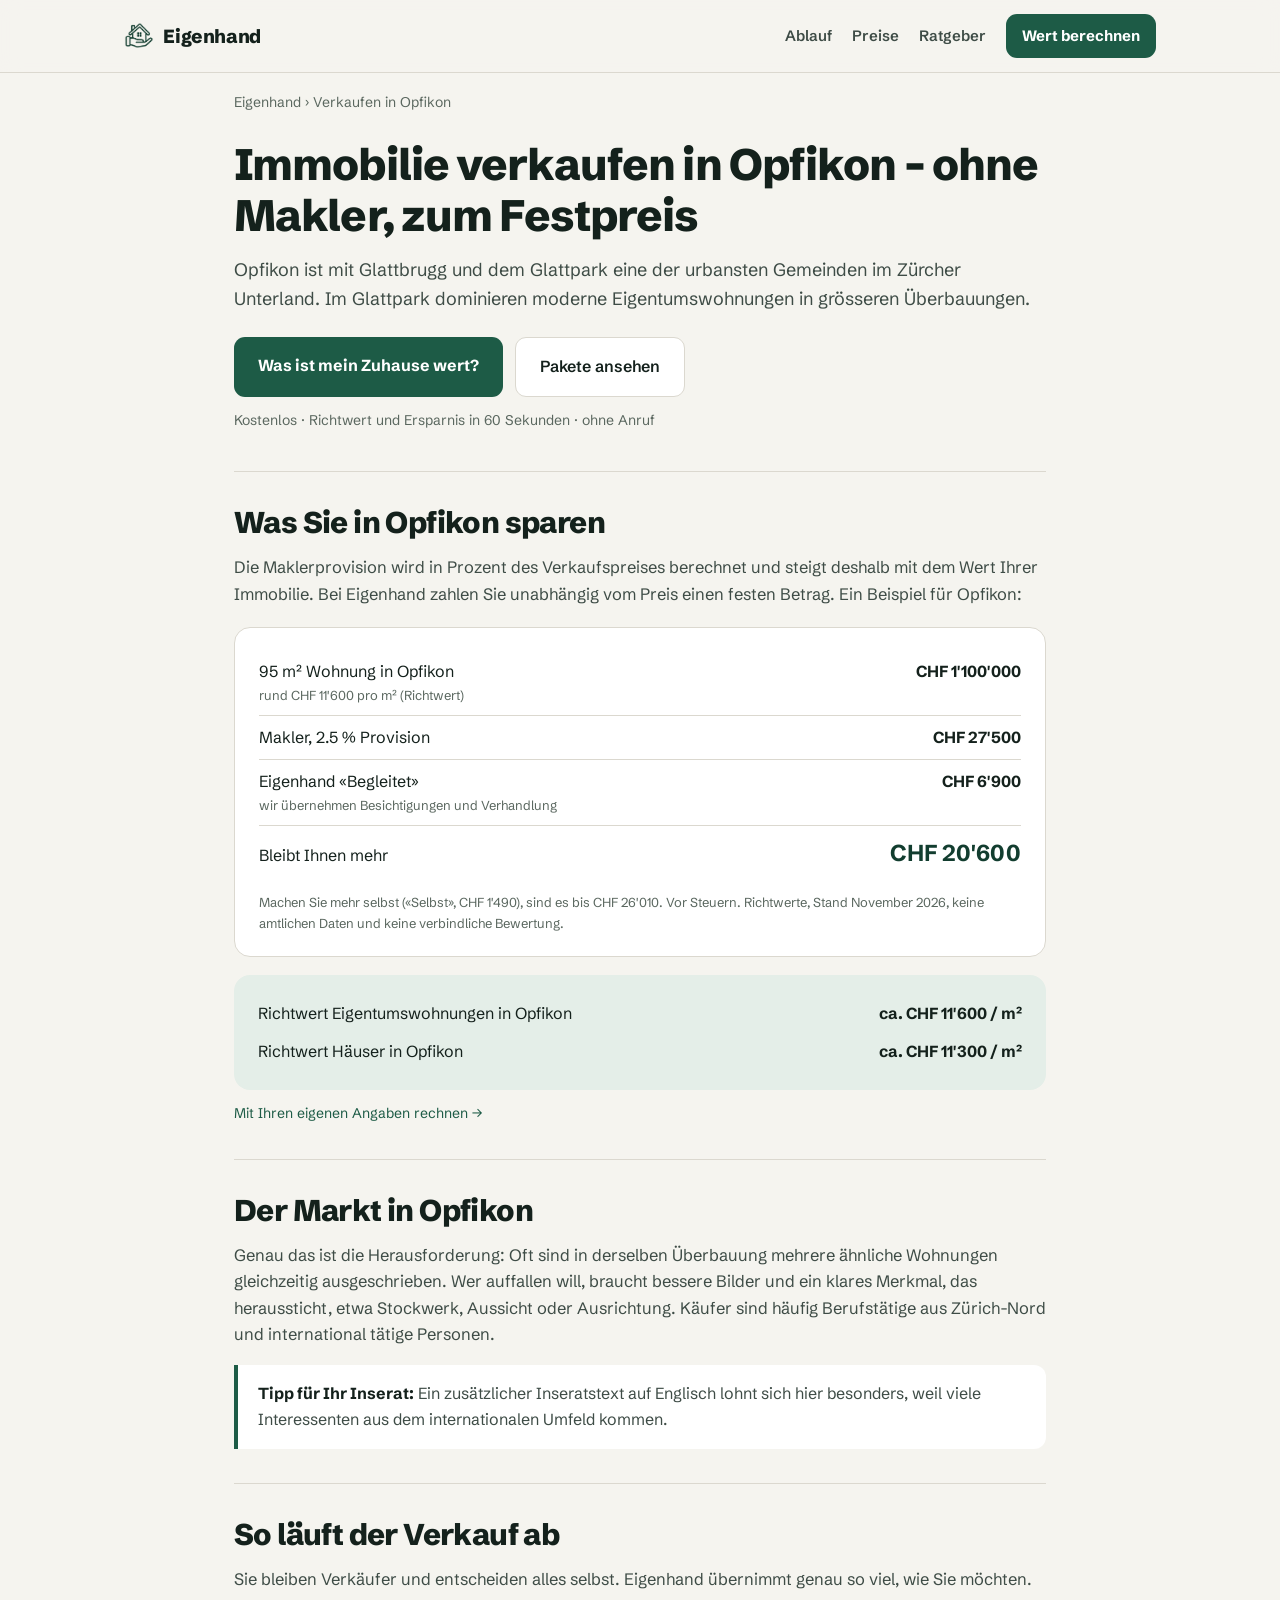
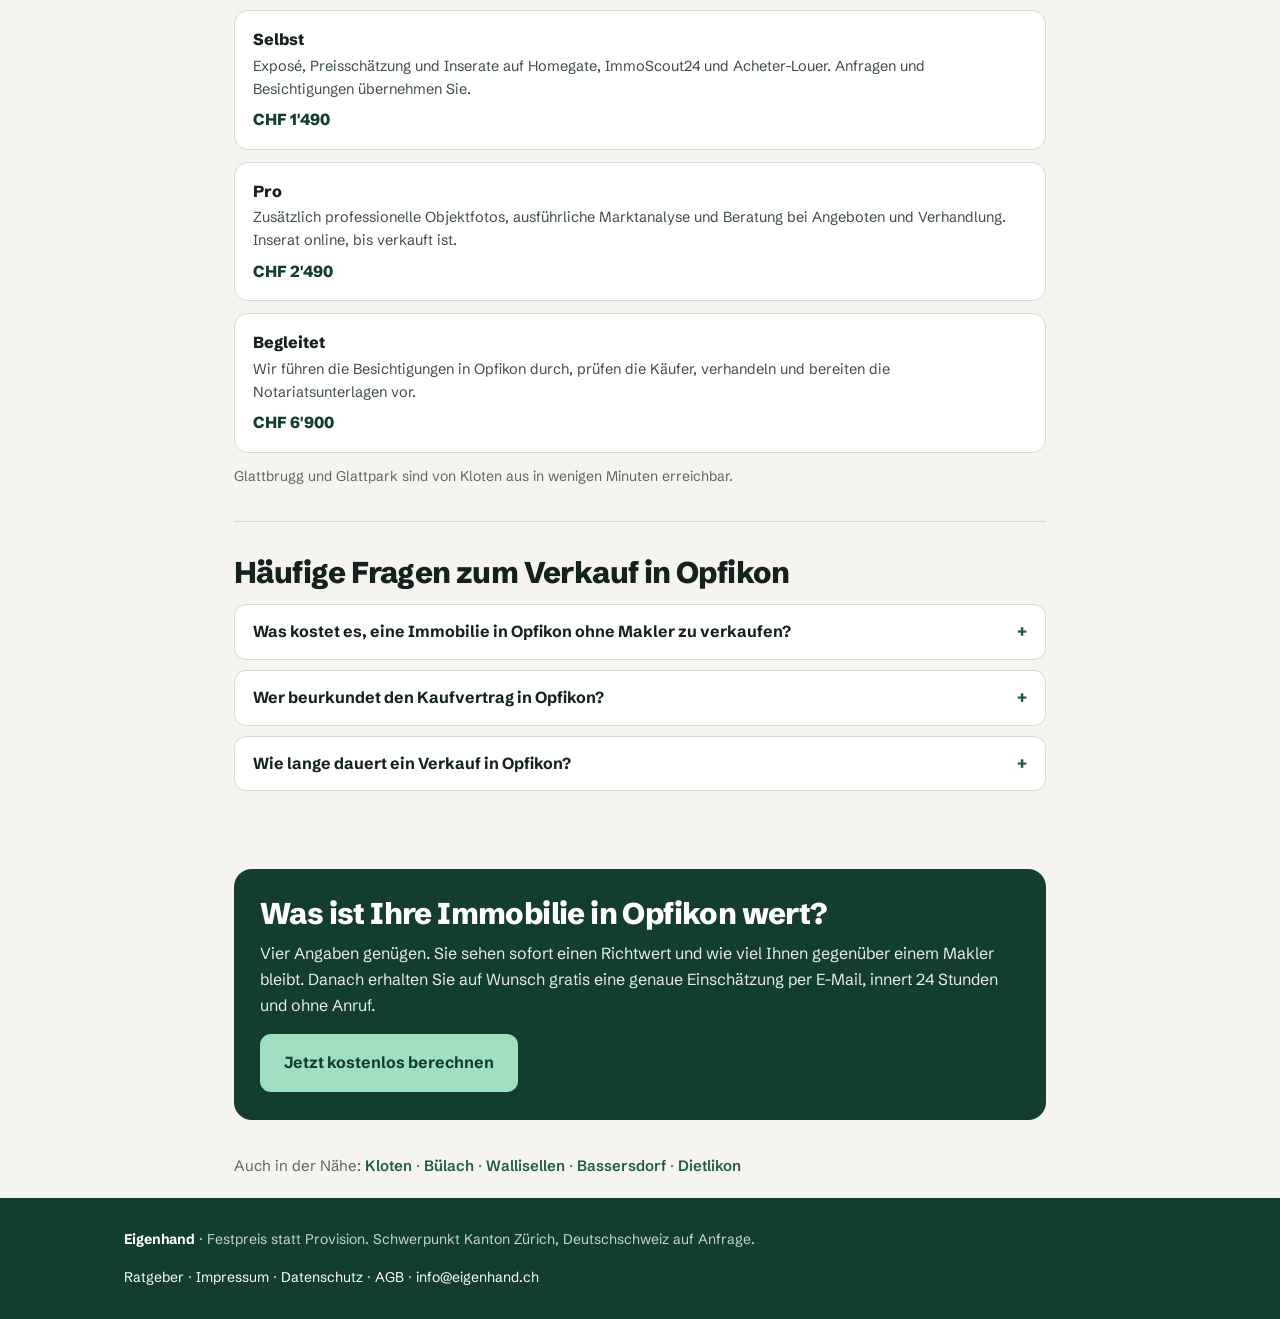
<file: immobilie-verkaufen-opfikon.html>
<!doctype html>
<html lang="de-CH">
<head>
<meta charset="utf-8">
<meta name="viewport" content="width=device-width, initial-scale=1, viewport-fit=cover">
<title>Immobilie verkaufen in Opfikon – ohne Makler, zum Festpreis | Eigenhand</title>
<meta name="description" content="Wohnung oder Haus in Opfikon ohne Maklerprovision verkaufen: Festpreis ab CHF 1'490 statt rund CHF 27'500 Provision. Richtwerte, Ablauf und kostenlose Wertberechnung.">
<link rel="canonical" href="https://eigenhand.ch/immobilie-verkaufen-opfikon.html">
<meta property="og:type" content="website">
<meta property="og:url" content="https://eigenhand.ch/immobilie-verkaufen-opfikon.html">
<meta property="og:title" content="Immobilie verkaufen in Opfikon – zum Festpreis statt Provision">
<meta property="og:description" content="Wohnung oder Haus in Opfikon ohne Maklerprovision verkaufen: Festpreis ab CHF 1'490 statt rund CHF 27'500 Provision. Richtwerte, Ablauf und kostenlose Wertberechnung.">
<meta property="og:image" content="https://eigenhand.ch/img/hero.jpg">
<meta property="og:site_name" content="Eigenhand">
<meta property="og:locale" content="de_CH">
<meta name="theme-color" content="#123D2F">
<link rel="icon" href="/favicon.ico" sizes="any">
<link rel="icon" type="image/png" sizes="32x32" href="/img/favicon-32.png">
<link rel="apple-touch-icon" href="/img/apple-touch-icon.png">
<link rel="preconnect" href="https://fonts.googleapis.com">
<link rel="preconnect" href="https://fonts.gstatic.com" crossorigin>
<link href="https://fonts.googleapis.com/css2?family=Schibsted+Grotesk:wght@400;500;600;700;800&display=swap" rel="stylesheet">
<link rel="stylesheet" href="/orte.css">
<script type="application/ld+json">{"@context": "https://schema.org", "@type": "Service", "name": "Immobilienverkauf zum Festpreis in Opfikon", "serviceType": "Immobilienverkauf ohne Maklerprovision", "provider": {"@type": "RealEstateAgent", "name": "Eigenhand", "url": "https://eigenhand.ch/", "email": "info@eigenhand.ch", "address": {"@type": "PostalAddress", "postalCode": "8302", "addressLocality": "Kloten", "addressRegion": "ZH", "addressCountry": "CH"}}, "areaServed": {"@type": "City", "name": "Opfikon", "postalCode": "8152", "addressRegion": "ZH", "addressCountry": "CH"}, "url": "https://eigenhand.ch/immobilie-verkaufen-opfikon.html", "offers": [{"@type": "Offer", "name": "Selbst", "price": "1490", "priceCurrency": "CHF"}, {"@type": "Offer", "name": "Pro", "price": "2490", "priceCurrency": "CHF"}, {"@type": "Offer", "name": "Begleitet", "price": "6900", "priceCurrency": "CHF"}]}</script>
<script type="application/ld+json">{"@context": "https://schema.org", "@type": "FAQPage", "mainEntity": [{"@type": "Question", "name": "Was kostet es, eine Immobilie in Opfikon ohne Makler zu verkaufen?", "acceptedAnswer": {"@type": "Answer", "text": "Bei Eigenhand zahlen Sie einen Festpreis: CHF 1'490 für das Paket «Selbst», CHF 2'490 für «Pro» und CHF 6'900 für «Begleitet». Ein Makler verlangt bei einem Objekt um CHF 1'100'000 mit 2.5 Prozent rund CHF 27'500. Dazu kommen unabhängig vom Anbieter die Notariats- und Grundbuchgebühren sowie die Grundstückgewinnsteuer."}}, {"@type": "Question", "name": "Wer beurkundet den Kaufvertrag in Opfikon?", "acceptedAnswer": {"@type": "Answer", "text": "Im Kanton Zürich muss jeder Kaufvertrag öffentlich beurkundet werden, mit oder ohne Makler. Zuständig ist das Notariat und Grundbuchamt des Kreises, in dem die Liegenschaft liegt; Opfikon gehört zum Bezirk Bülach. Die Grundstückgewinnsteuer erhebt im Kanton Zürich die Gemeinde, in diesem Fall also Opfikon."}}, {"@type": "Question", "name": "Wie lange dauert ein Verkauf in Opfikon?", "acceptedAnswer": {"@type": "Answer", "text": "Von der Aufschaltung bis zur Beurkundung dauert es je nach Objekt und Preis meist zwei bis sechs Monate. Den grössten Einfluss hat ein realistischer Startpreis: Ein zu hoher Preis kostet die ersten Wochen, in denen ein Inserat am meisten gesehen wird."}}]}</script>
<script type="application/ld+json">{"@context": "https://schema.org", "@type": "BreadcrumbList", "itemListElement": [{"@type": "ListItem", "position": 1, "name": "Startseite", "item": "https://eigenhand.ch/"}, {"@type": "ListItem", "position": 2, "name": "Verkaufen in Opfikon", "item": "https://eigenhand.ch/immobilie-verkaufen-opfikon.html"}]}</script>
</head>
<body>

<header>
  <div class="bar">
    <a class="brand" href="/" aria-label="Eigenhand Startseite">
      <img src="/img/logo.png" alt="" style="height:27px;width:auto;display:block">Eigenhand
    </a>
    <nav class="links" aria-label="Hauptnavigation">
      <a href="/#ablauf">Ablauf</a>
      <a href="/#preise">Preise</a>
      <a href="/ratgeber.html">Ratgeber</a>
      <a href="/?g=opfikon#bewertung" class="btn">Wert berechnen</a>
    </nav>
  </div>
</header>

<div class="wrap">
  <p class="crumb"><a href="/">Eigenhand</a> › Verkaufen in Opfikon</p>

  <div class="top">
    <h1>Immobilie verkaufen in Opfikon – ohne Makler, zum Festpreis</h1>
    <p class="lead">Opfikon ist mit Glattbrugg und dem Glattpark eine der urbansten Gemeinden im Zürcher Unterland. Im Glattpark dominieren moderne Eigentumswohnungen in grösseren Überbauungen.</p>
    <div class="cta">
      <a href="/?g=opfikon#bewertung" class="btn">Was ist mein Zuhause wert?</a>
      <a href="/#preise" class="btn sec">Pakete ansehen</a>
    </div>
    <p class="hint">Kostenlos · Richtwert und Ersparnis in 60 Sekunden · ohne Anruf</p>
  </div>
</div>

<div class="wrap">
  <section>
    <h2>Was Sie in Opfikon sparen</h2>
    <p class="body">Die Maklerprovision wird in Prozent des Verkaufspreises berechnet und steigt
      deshalb mit dem Wert Ihrer Immobilie. Bei Eigenhand zahlen Sie unabhängig vom Preis einen
      festen Betrag. Ein Beispiel für Opfikon:</p>

    <div class="calc">
      <div class="row"><span>95 m² Wohnung in Opfikon<small>rund CHF 11'600 pro m² (Richtwert)</small></span><b>CHF 1'100'000</b></div>
      <div class="row"><span>Makler, 2.5 % Provision</span><b>CHF 27'500</b></div>
      <div class="row"><span>Eigenhand «Begleitet»<small>wir übernehmen Besichtigungen und Verhandlung</small></span><b>CHF 6'900</b></div>
      <div class="row tot"><span>Bleibt Ihnen mehr</span><b>CHF 20'600</b></div>
      <p class="note">Machen Sie mehr selbst («Selbst», CHF 1'490), sind es bis CHF 26'010.
        Vor Steuern. Richtwerte, Stand November 2026, keine amtlichen Daten und keine verbindliche
        Bewertung.</p>
    </div>

    <div class="prices">
      <div><span>Richtwert Eigentumswohnungen in Opfikon</span><b>ca. CHF 11'600 / m²</b></div>
      <div><span>Richtwert Häuser in Opfikon</span><b>ca. CHF 11'300 / m²</b></div>
    </div>
    <p class="hint"><a href="/?g=opfikon#bewertung">Mit Ihren eigenen Angaben rechnen →</a></p>
  </section>

  <section>
    <h2>Der Markt in Opfikon</h2>
    <p class="body">Genau das ist die Herausforderung: Oft sind in derselben Überbauung mehrere ähnliche Wohnungen gleichzeitig ausgeschrieben. Wer auffallen will, braucht bessere Bilder und ein klares Merkmal, das heraussticht, etwa Stockwerk, Aussicht oder Ausrichtung. Käufer sind häufig Berufstätige aus Zürich-Nord und international tätige Personen.</p>
    <div class="tip"><b>Tipp für Ihr Inserat:</b> Ein zusätzlicher Inseratstext auf Englisch lohnt sich hier besonders, weil viele Interessenten aus dem internationalen Umfeld kommen.</div>
  </section>

  <section>
    <h2>So läuft der Verkauf ab</h2>
    <p class="body">Sie bleiben Verkäufer und entscheiden alles selbst. Eigenhand übernimmt genau
      so viel, wie Sie möchten.</p>
    <div class="pk">
      <a href="/#preise"><span class="n">Selbst</span><span class="d">Exposé, Preisschätzung und
        Inserate auf Homegate, ImmoScout24 und Acheter-Louer. Anfragen und Besichtigungen
        übernehmen Sie.</span><span class="p">CHF 1'490</span></a>
      <a href="/#preise"><span class="n">Pro</span><span class="d">Zusätzlich professionelle
        Objektfotos, ausführliche Marktanalyse und Beratung bei Angeboten und Verhandlung.
        Inserat online, bis verkauft ist.</span><span class="p">CHF 2'490</span></a>
      <a href="/#preise"><span class="n">Begleitet</span><span class="d">Wir führen die
        Besichtigungen in Opfikon durch, prüfen die Käufer, verhandeln und bereiten die
        Notariatsunterlagen vor.</span><span class="p">CHF 6'900</span></a>
    </div>
    <p class="hint">Glattbrugg und Glattpark sind von Kloten aus in wenigen Minuten erreichbar.</p>
  </section>

  <section>
    <h2>Häufige Fragen zum Verkauf in Opfikon</h2>
    <details><summary>Was kostet es, eine Immobilie in Opfikon ohne Makler zu verkaufen?</summary><p>Bei Eigenhand zahlen Sie einen Festpreis: CHF 1'490 für das Paket «Selbst», CHF 2'490 für «Pro» und CHF 6'900 für «Begleitet». Ein Makler verlangt bei einem Objekt um CHF 1'100'000 mit 2.5 Prozent rund CHF 27'500. Dazu kommen unabhängig vom Anbieter die Notariats- und Grundbuchgebühren sowie die Grundstückgewinnsteuer.</p></details>
    <details><summary>Wer beurkundet den Kaufvertrag in Opfikon?</summary><p>Im Kanton Zürich muss jeder Kaufvertrag öffentlich beurkundet werden, mit oder ohne Makler. Zuständig ist das Notariat und Grundbuchamt des Kreises, in dem die Liegenschaft liegt; Opfikon gehört zum Bezirk Bülach. Die Grundstückgewinnsteuer erhebt im Kanton Zürich die Gemeinde, in diesem Fall also Opfikon.</p></details>
    <details><summary>Wie lange dauert ein Verkauf in Opfikon?</summary><p>Von der Aufschaltung bis zur Beurkundung dauert es je nach Objekt und Preis meist zwei bis sechs Monate. Den grössten Einfluss hat ein realistischer Startpreis: Ein zu hoher Preis kostet die ersten Wochen, in denen ein Inserat am meisten gesehen wird.</p></details>
  </section>

  <div class="end">
    <h2>Was ist Ihre Immobilie in Opfikon wert?</h2>
    <p>Vier Angaben genügen. Sie sehen sofort einen Richtwert und wie viel Ihnen gegenüber einem
      Makler bleibt. Danach erhalten Sie auf Wunsch gratis eine genaue Einschätzung per E-Mail,
      innert 24 Stunden und ohne Anruf.</p>
    <a href="/?g=opfikon#bewertung" class="btn">Jetzt kostenlos berechnen</a>
  </div>

  <p class="nearby">Auch in der Nähe: <a href="immobilie-verkaufen-kloten.html">Kloten</a> · <a href="immobilie-verkaufen-buelach.html">Bülach</a> · <a href="immobilie-verkaufen-wallisellen.html">Wallisellen</a> · <a href="immobilie-verkaufen-bassersdorf.html">Bassersdorf</a> · <a href="immobilie-verkaufen-dietlikon.html">Dietlikon</a></p>
</div>

<footer>
  <div class="row">
    <span><strong style="color:#fff">Eigenhand</strong> · Festpreis statt Provision. Schwerpunkt Kanton Zürich, Deutschschweiz auf Anfrage.</span>
    <span><a href="/ratgeber.html">Ratgeber</a> · <a href="/#impressum">Impressum</a> · <a href="/#datenschutz">Datenschutz</a> · <a href="/#agb">AGB</a> · <a href="mailto:info@eigenhand.ch">info@eigenhand.ch</a></span>
  </div>
</footer>

</body>
</html>
</file>
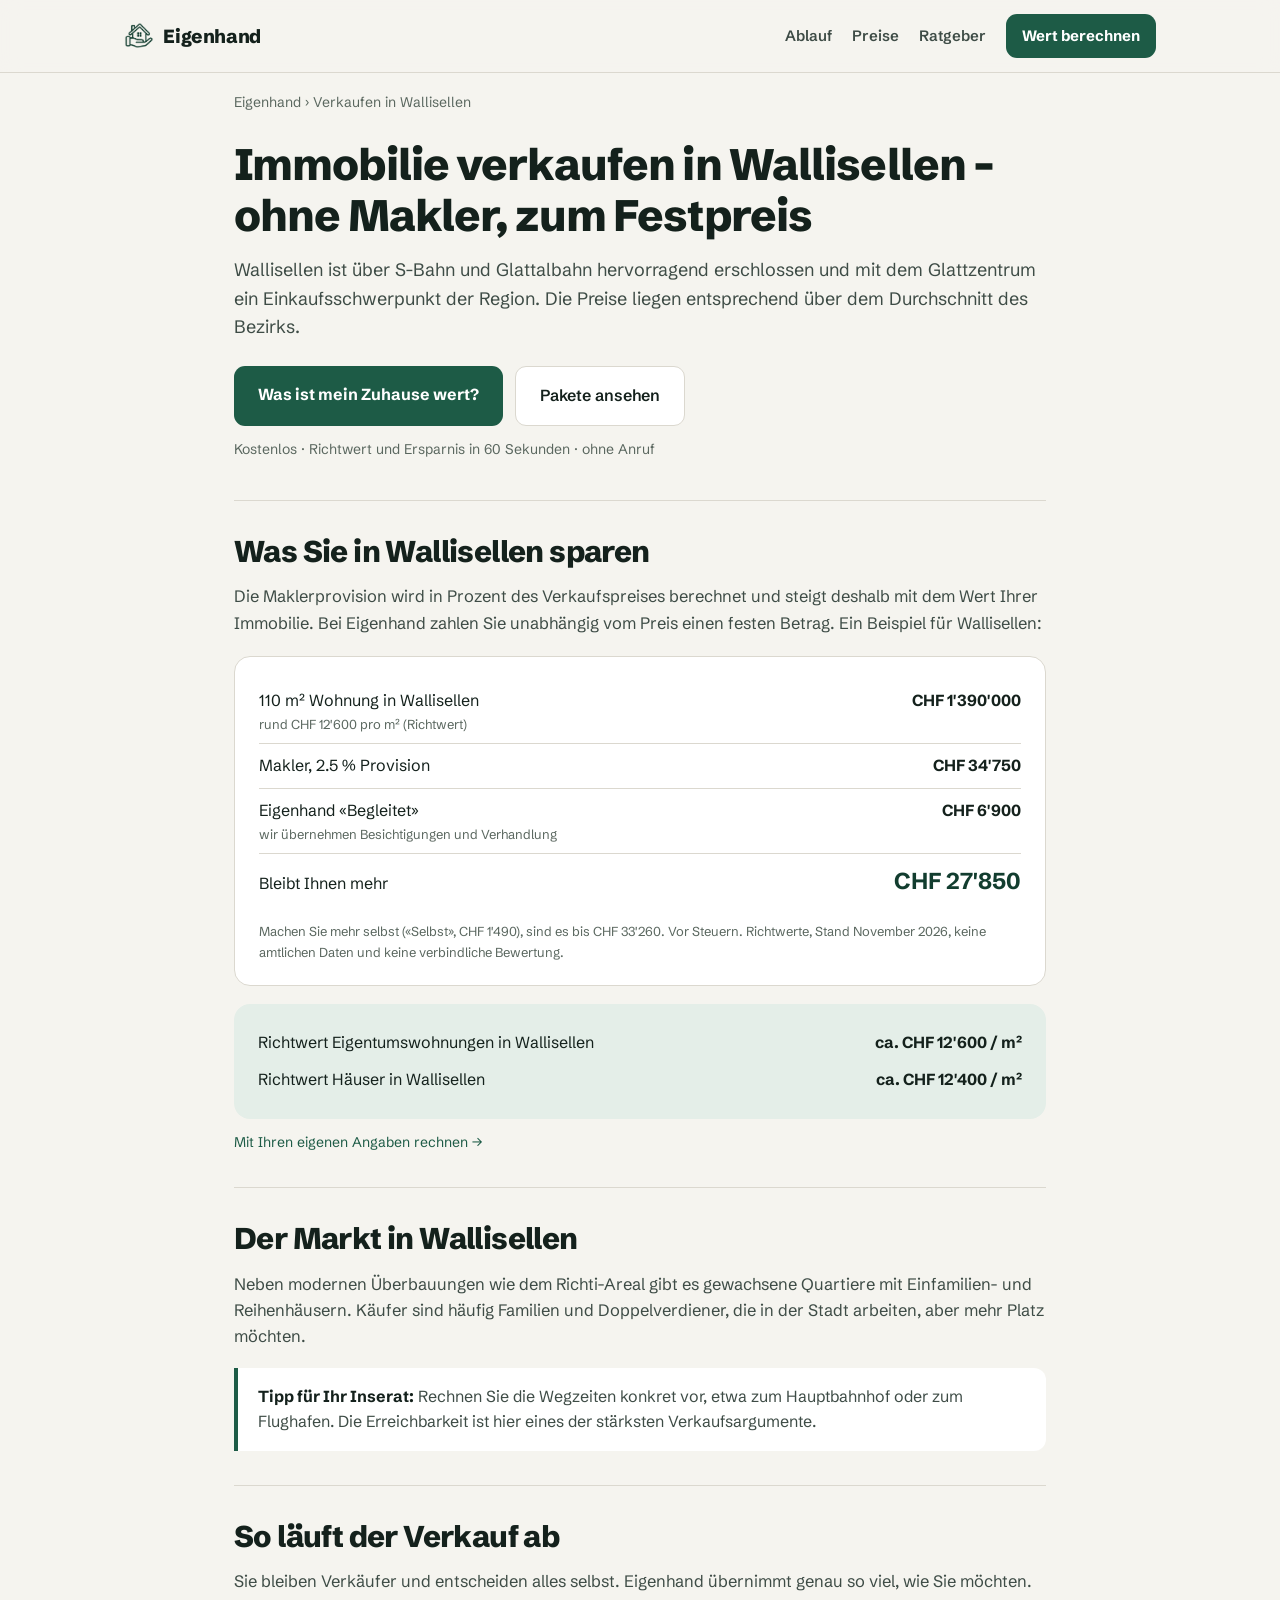
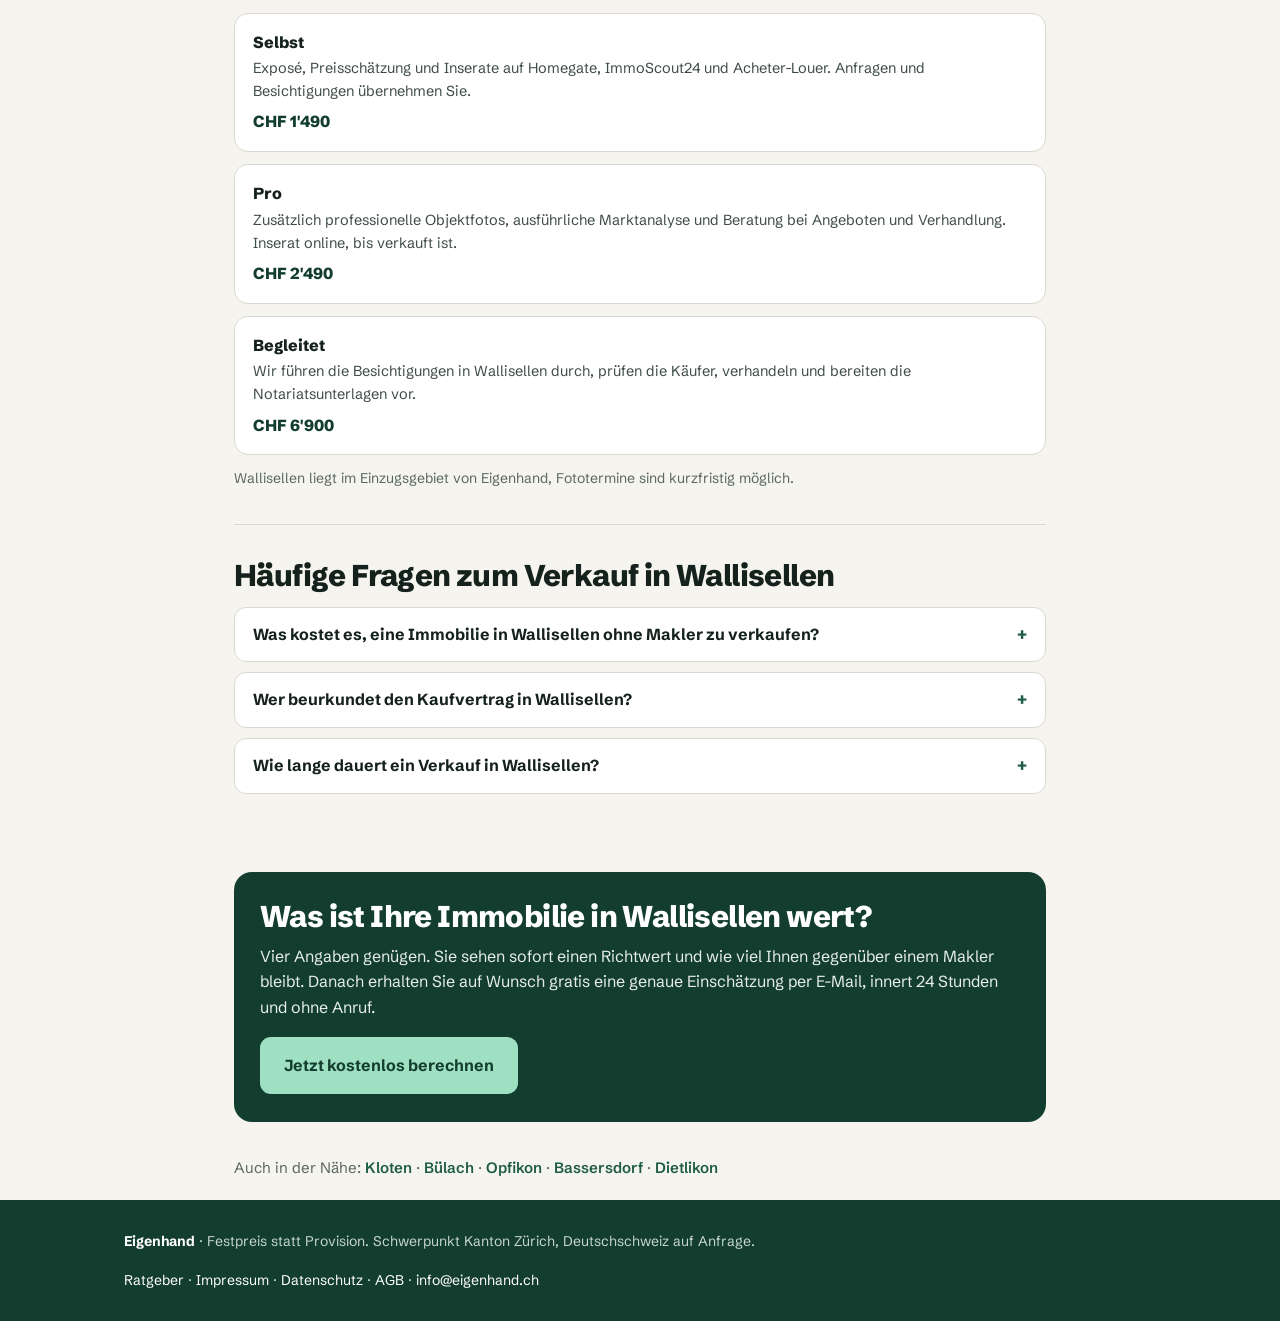
<file: immobilie-verkaufen-wallisellen.html>
<!doctype html>
<html lang="de-CH">
<head>
<meta charset="utf-8">
<meta name="viewport" content="width=device-width, initial-scale=1, viewport-fit=cover">
<title>Immobilie verkaufen in Wallisellen – ohne Makler, zum Festpreis | Eigenhand</title>
<meta name="description" content="Wohnung oder Haus in Wallisellen ohne Maklerprovision verkaufen: Festpreis ab CHF 1'490 statt rund CHF 34'750 Provision. Richtwerte, Ablauf und kostenlose Wertberechnung.">
<link rel="canonical" href="https://eigenhand.ch/immobilie-verkaufen-wallisellen.html">
<meta property="og:type" content="website">
<meta property="og:url" content="https://eigenhand.ch/immobilie-verkaufen-wallisellen.html">
<meta property="og:title" content="Immobilie verkaufen in Wallisellen – zum Festpreis statt Provision">
<meta property="og:description" content="Wohnung oder Haus in Wallisellen ohne Maklerprovision verkaufen: Festpreis ab CHF 1'490 statt rund CHF 34'750 Provision. Richtwerte, Ablauf und kostenlose Wertberechnung.">
<meta property="og:image" content="https://eigenhand.ch/img/hero.jpg">
<meta property="og:site_name" content="Eigenhand">
<meta property="og:locale" content="de_CH">
<meta name="theme-color" content="#123D2F">
<link rel="icon" href="/favicon.ico" sizes="any">
<link rel="icon" type="image/png" sizes="32x32" href="/img/favicon-32.png">
<link rel="apple-touch-icon" href="/img/apple-touch-icon.png">
<link rel="preconnect" href="https://fonts.googleapis.com">
<link rel="preconnect" href="https://fonts.gstatic.com" crossorigin>
<link href="https://fonts.googleapis.com/css2?family=Schibsted+Grotesk:wght@400;500;600;700;800&display=swap" rel="stylesheet">
<link rel="stylesheet" href="/orte.css">
<script type="application/ld+json">{"@context": "https://schema.org", "@type": "Service", "name": "Immobilienverkauf zum Festpreis in Wallisellen", "serviceType": "Immobilienverkauf ohne Maklerprovision", "provider": {"@type": "RealEstateAgent", "name": "Eigenhand", "url": "https://eigenhand.ch/", "email": "info@eigenhand.ch", "address": {"@type": "PostalAddress", "postalCode": "8302", "addressLocality": "Kloten", "addressRegion": "ZH", "addressCountry": "CH"}}, "areaServed": {"@type": "City", "name": "Wallisellen", "postalCode": "8304", "addressRegion": "ZH", "addressCountry": "CH"}, "url": "https://eigenhand.ch/immobilie-verkaufen-wallisellen.html", "offers": [{"@type": "Offer", "name": "Selbst", "price": "1490", "priceCurrency": "CHF"}, {"@type": "Offer", "name": "Pro", "price": "2490", "priceCurrency": "CHF"}, {"@type": "Offer", "name": "Begleitet", "price": "6900", "priceCurrency": "CHF"}]}</script>
<script type="application/ld+json">{"@context": "https://schema.org", "@type": "FAQPage", "mainEntity": [{"@type": "Question", "name": "Was kostet es, eine Immobilie in Wallisellen ohne Makler zu verkaufen?", "acceptedAnswer": {"@type": "Answer", "text": "Bei Eigenhand zahlen Sie einen Festpreis: CHF 1'490 für das Paket «Selbst», CHF 2'490 für «Pro» und CHF 6'900 für «Begleitet». Ein Makler verlangt bei einem Objekt um CHF 1'390'000 mit 2.5 Prozent rund CHF 34'750. Dazu kommen unabhängig vom Anbieter die Notariats- und Grundbuchgebühren sowie die Grundstückgewinnsteuer."}}, {"@type": "Question", "name": "Wer beurkundet den Kaufvertrag in Wallisellen?", "acceptedAnswer": {"@type": "Answer", "text": "Im Kanton Zürich muss jeder Kaufvertrag öffentlich beurkundet werden, mit oder ohne Makler. Zuständig ist das Notariat und Grundbuchamt des Kreises, in dem die Liegenschaft liegt; Wallisellen gehört zum Bezirk Bülach. Die Grundstückgewinnsteuer erhebt im Kanton Zürich die Gemeinde, in diesem Fall also Wallisellen."}}, {"@type": "Question", "name": "Wie lange dauert ein Verkauf in Wallisellen?", "acceptedAnswer": {"@type": "Answer", "text": "Von der Aufschaltung bis zur Beurkundung dauert es je nach Objekt und Preis meist zwei bis sechs Monate. Den grössten Einfluss hat ein realistischer Startpreis: Ein zu hoher Preis kostet die ersten Wochen, in denen ein Inserat am meisten gesehen wird."}}]}</script>
<script type="application/ld+json">{"@context": "https://schema.org", "@type": "BreadcrumbList", "itemListElement": [{"@type": "ListItem", "position": 1, "name": "Startseite", "item": "https://eigenhand.ch/"}, {"@type": "ListItem", "position": 2, "name": "Verkaufen in Wallisellen", "item": "https://eigenhand.ch/immobilie-verkaufen-wallisellen.html"}]}</script>
</head>
<body>

<header>
  <div class="bar">
    <a class="brand" href="/" aria-label="Eigenhand Startseite">
      <img src="/img/logo.png" alt="" style="height:27px;width:auto;display:block">Eigenhand
    </a>
    <nav class="links" aria-label="Hauptnavigation">
      <a href="/#ablauf">Ablauf</a>
      <a href="/#preise">Preise</a>
      <a href="/ratgeber.html">Ratgeber</a>
      <a href="/?g=wallisellen#bewertung" class="btn">Wert berechnen</a>
    </nav>
  </div>
</header>

<div class="wrap">
  <p class="crumb"><a href="/">Eigenhand</a> › Verkaufen in Wallisellen</p>

  <div class="top">
    <h1>Immobilie verkaufen in Wallisellen – ohne Makler, zum Festpreis</h1>
    <p class="lead">Wallisellen ist über S-Bahn und Glattalbahn hervorragend erschlossen und mit dem Glattzentrum ein Einkaufsschwerpunkt der Region. Die Preise liegen entsprechend über dem Durchschnitt des Bezirks.</p>
    <div class="cta">
      <a href="/?g=wallisellen#bewertung" class="btn">Was ist mein Zuhause wert?</a>
      <a href="/#preise" class="btn sec">Pakete ansehen</a>
    </div>
    <p class="hint">Kostenlos · Richtwert und Ersparnis in 60 Sekunden · ohne Anruf</p>
  </div>
</div>

<div class="wrap">
  <section>
    <h2>Was Sie in Wallisellen sparen</h2>
    <p class="body">Die Maklerprovision wird in Prozent des Verkaufspreises berechnet und steigt
      deshalb mit dem Wert Ihrer Immobilie. Bei Eigenhand zahlen Sie unabhängig vom Preis einen
      festen Betrag. Ein Beispiel für Wallisellen:</p>

    <div class="calc">
      <div class="row"><span>110 m² Wohnung in Wallisellen<small>rund CHF 12'600 pro m² (Richtwert)</small></span><b>CHF 1'390'000</b></div>
      <div class="row"><span>Makler, 2.5 % Provision</span><b>CHF 34'750</b></div>
      <div class="row"><span>Eigenhand «Begleitet»<small>wir übernehmen Besichtigungen und Verhandlung</small></span><b>CHF 6'900</b></div>
      <div class="row tot"><span>Bleibt Ihnen mehr</span><b>CHF 27'850</b></div>
      <p class="note">Machen Sie mehr selbst («Selbst», CHF 1'490), sind es bis CHF 33'260.
        Vor Steuern. Richtwerte, Stand November 2026, keine amtlichen Daten und keine verbindliche
        Bewertung.</p>
    </div>

    <div class="prices">
      <div><span>Richtwert Eigentumswohnungen in Wallisellen</span><b>ca. CHF 12'600 / m²</b></div>
      <div><span>Richtwert Häuser in Wallisellen</span><b>ca. CHF 12'400 / m²</b></div>
    </div>
    <p class="hint"><a href="/?g=wallisellen#bewertung">Mit Ihren eigenen Angaben rechnen →</a></p>
  </section>

  <section>
    <h2>Der Markt in Wallisellen</h2>
    <p class="body">Neben modernen Überbauungen wie dem Richti-Areal gibt es gewachsene Quartiere mit Einfamilien- und Reihenhäusern. Käufer sind häufig Familien und Doppelverdiener, die in der Stadt arbeiten, aber mehr Platz möchten.</p>
    <div class="tip"><b>Tipp für Ihr Inserat:</b> Rechnen Sie die Wegzeiten konkret vor, etwa zum Hauptbahnhof oder zum Flughafen. Die Erreichbarkeit ist hier eines der stärksten Verkaufsargumente.</div>
  </section>

  <section>
    <h2>So läuft der Verkauf ab</h2>
    <p class="body">Sie bleiben Verkäufer und entscheiden alles selbst. Eigenhand übernimmt genau
      so viel, wie Sie möchten.</p>
    <div class="pk">
      <a href="/#preise"><span class="n">Selbst</span><span class="d">Exposé, Preisschätzung und
        Inserate auf Homegate, ImmoScout24 und Acheter-Louer. Anfragen und Besichtigungen
        übernehmen Sie.</span><span class="p">CHF 1'490</span></a>
      <a href="/#preise"><span class="n">Pro</span><span class="d">Zusätzlich professionelle
        Objektfotos, ausführliche Marktanalyse und Beratung bei Angeboten und Verhandlung.
        Inserat online, bis verkauft ist.</span><span class="p">CHF 2'490</span></a>
      <a href="/#preise"><span class="n">Begleitet</span><span class="d">Wir führen die
        Besichtigungen in Wallisellen durch, prüfen die Käufer, verhandeln und bereiten die
        Notariatsunterlagen vor.</span><span class="p">CHF 6'900</span></a>
    </div>
    <p class="hint">Wallisellen liegt im Einzugsgebiet von Eigenhand, Fototermine sind kurzfristig möglich.</p>
  </section>

  <section>
    <h2>Häufige Fragen zum Verkauf in Wallisellen</h2>
    <details><summary>Was kostet es, eine Immobilie in Wallisellen ohne Makler zu verkaufen?</summary><p>Bei Eigenhand zahlen Sie einen Festpreis: CHF 1'490 für das Paket «Selbst», CHF 2'490 für «Pro» und CHF 6'900 für «Begleitet». Ein Makler verlangt bei einem Objekt um CHF 1'390'000 mit 2.5 Prozent rund CHF 34'750. Dazu kommen unabhängig vom Anbieter die Notariats- und Grundbuchgebühren sowie die Grundstückgewinnsteuer.</p></details>
    <details><summary>Wer beurkundet den Kaufvertrag in Wallisellen?</summary><p>Im Kanton Zürich muss jeder Kaufvertrag öffentlich beurkundet werden, mit oder ohne Makler. Zuständig ist das Notariat und Grundbuchamt des Kreises, in dem die Liegenschaft liegt; Wallisellen gehört zum Bezirk Bülach. Die Grundstückgewinnsteuer erhebt im Kanton Zürich die Gemeinde, in diesem Fall also Wallisellen.</p></details>
    <details><summary>Wie lange dauert ein Verkauf in Wallisellen?</summary><p>Von der Aufschaltung bis zur Beurkundung dauert es je nach Objekt und Preis meist zwei bis sechs Monate. Den grössten Einfluss hat ein realistischer Startpreis: Ein zu hoher Preis kostet die ersten Wochen, in denen ein Inserat am meisten gesehen wird.</p></details>
  </section>

  <div class="end">
    <h2>Was ist Ihre Immobilie in Wallisellen wert?</h2>
    <p>Vier Angaben genügen. Sie sehen sofort einen Richtwert und wie viel Ihnen gegenüber einem
      Makler bleibt. Danach erhalten Sie auf Wunsch gratis eine genaue Einschätzung per E-Mail,
      innert 24 Stunden und ohne Anruf.</p>
    <a href="/?g=wallisellen#bewertung" class="btn">Jetzt kostenlos berechnen</a>
  </div>

  <p class="nearby">Auch in der Nähe: <a href="immobilie-verkaufen-kloten.html">Kloten</a> · <a href="immobilie-verkaufen-buelach.html">Bülach</a> · <a href="immobilie-verkaufen-opfikon.html">Opfikon</a> · <a href="immobilie-verkaufen-bassersdorf.html">Bassersdorf</a> · <a href="immobilie-verkaufen-dietlikon.html">Dietlikon</a></p>
</div>

<footer>
  <div class="row">
    <span><strong style="color:#fff">Eigenhand</strong> · Festpreis statt Provision. Schwerpunkt Kanton Zürich, Deutschschweiz auf Anfrage.</span>
    <span><a href="/ratgeber.html">Ratgeber</a> · <a href="/#impressum">Impressum</a> · <a href="/#datenschutz">Datenschutz</a> · <a href="/#agb">AGB</a> · <a href="mailto:info@eigenhand.ch">info@eigenhand.ch</a></span>
  </div>
</footer>

</body>
</html>
</file>
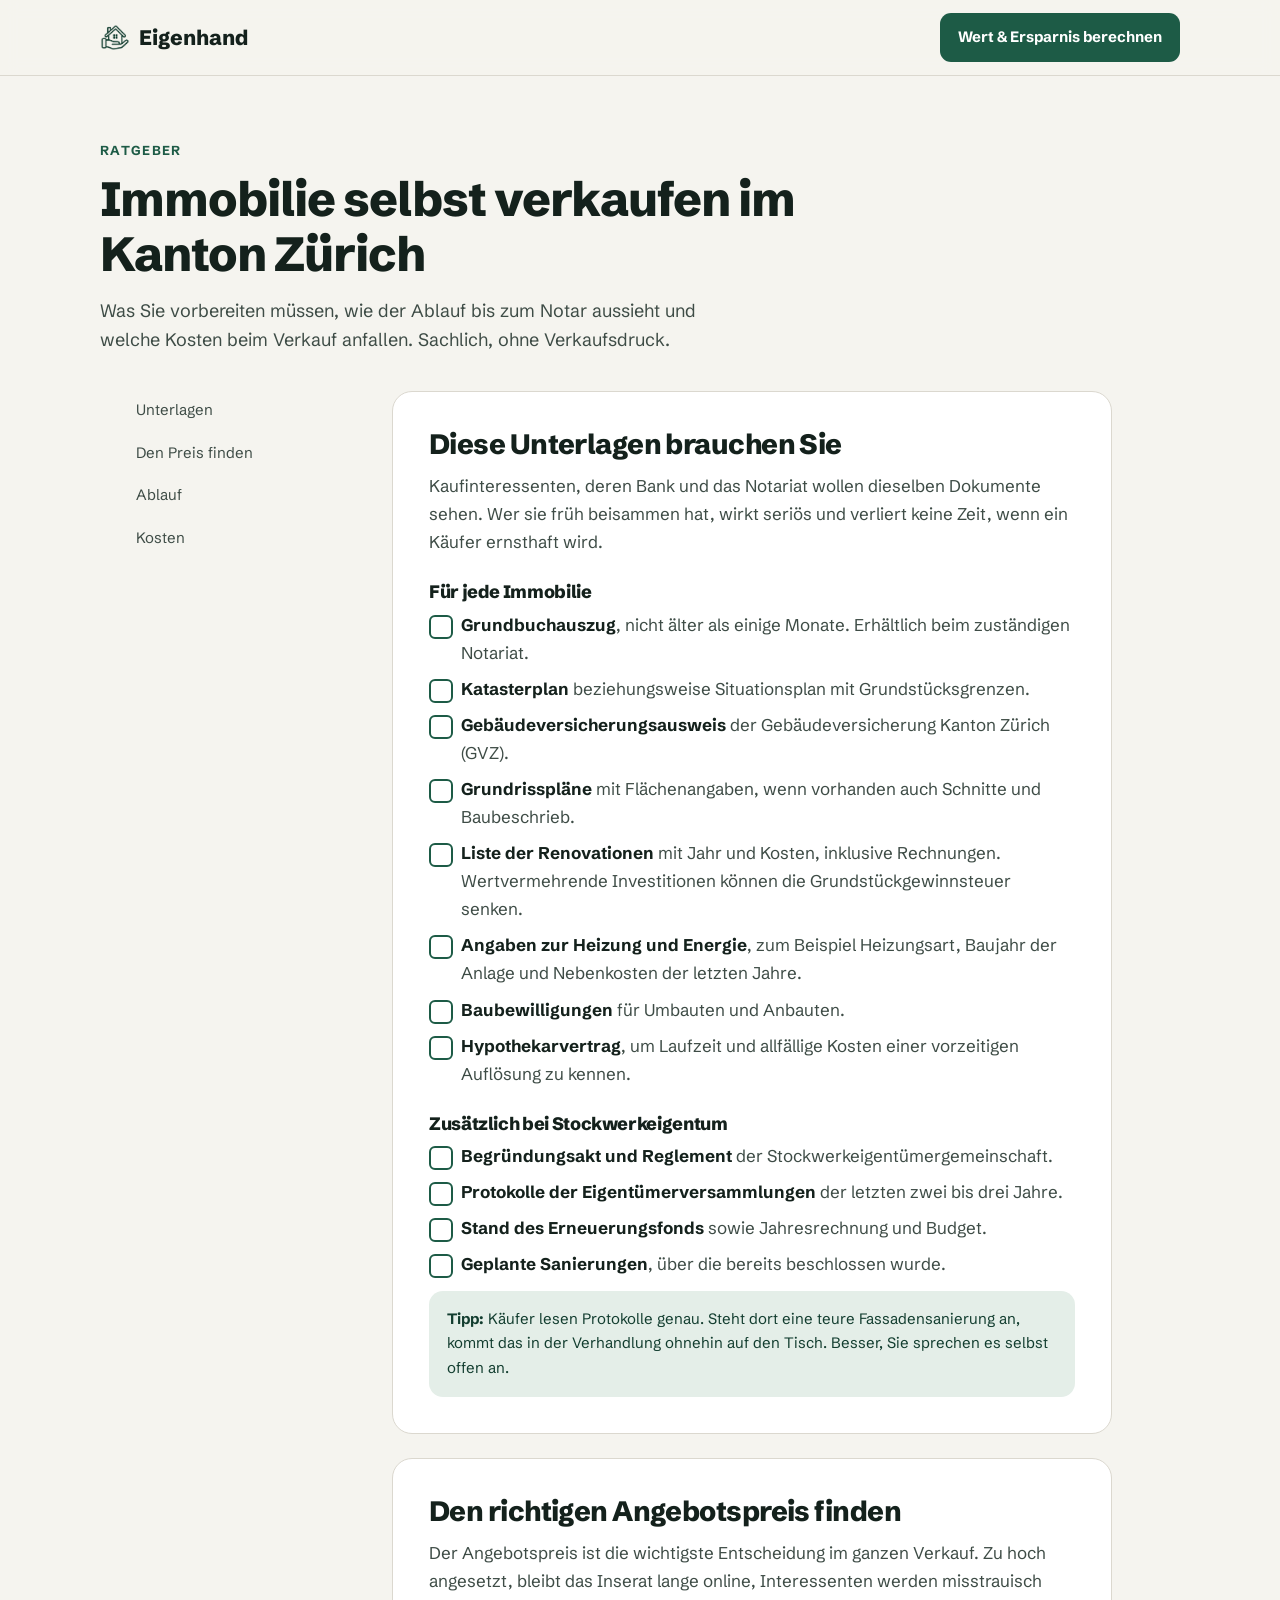
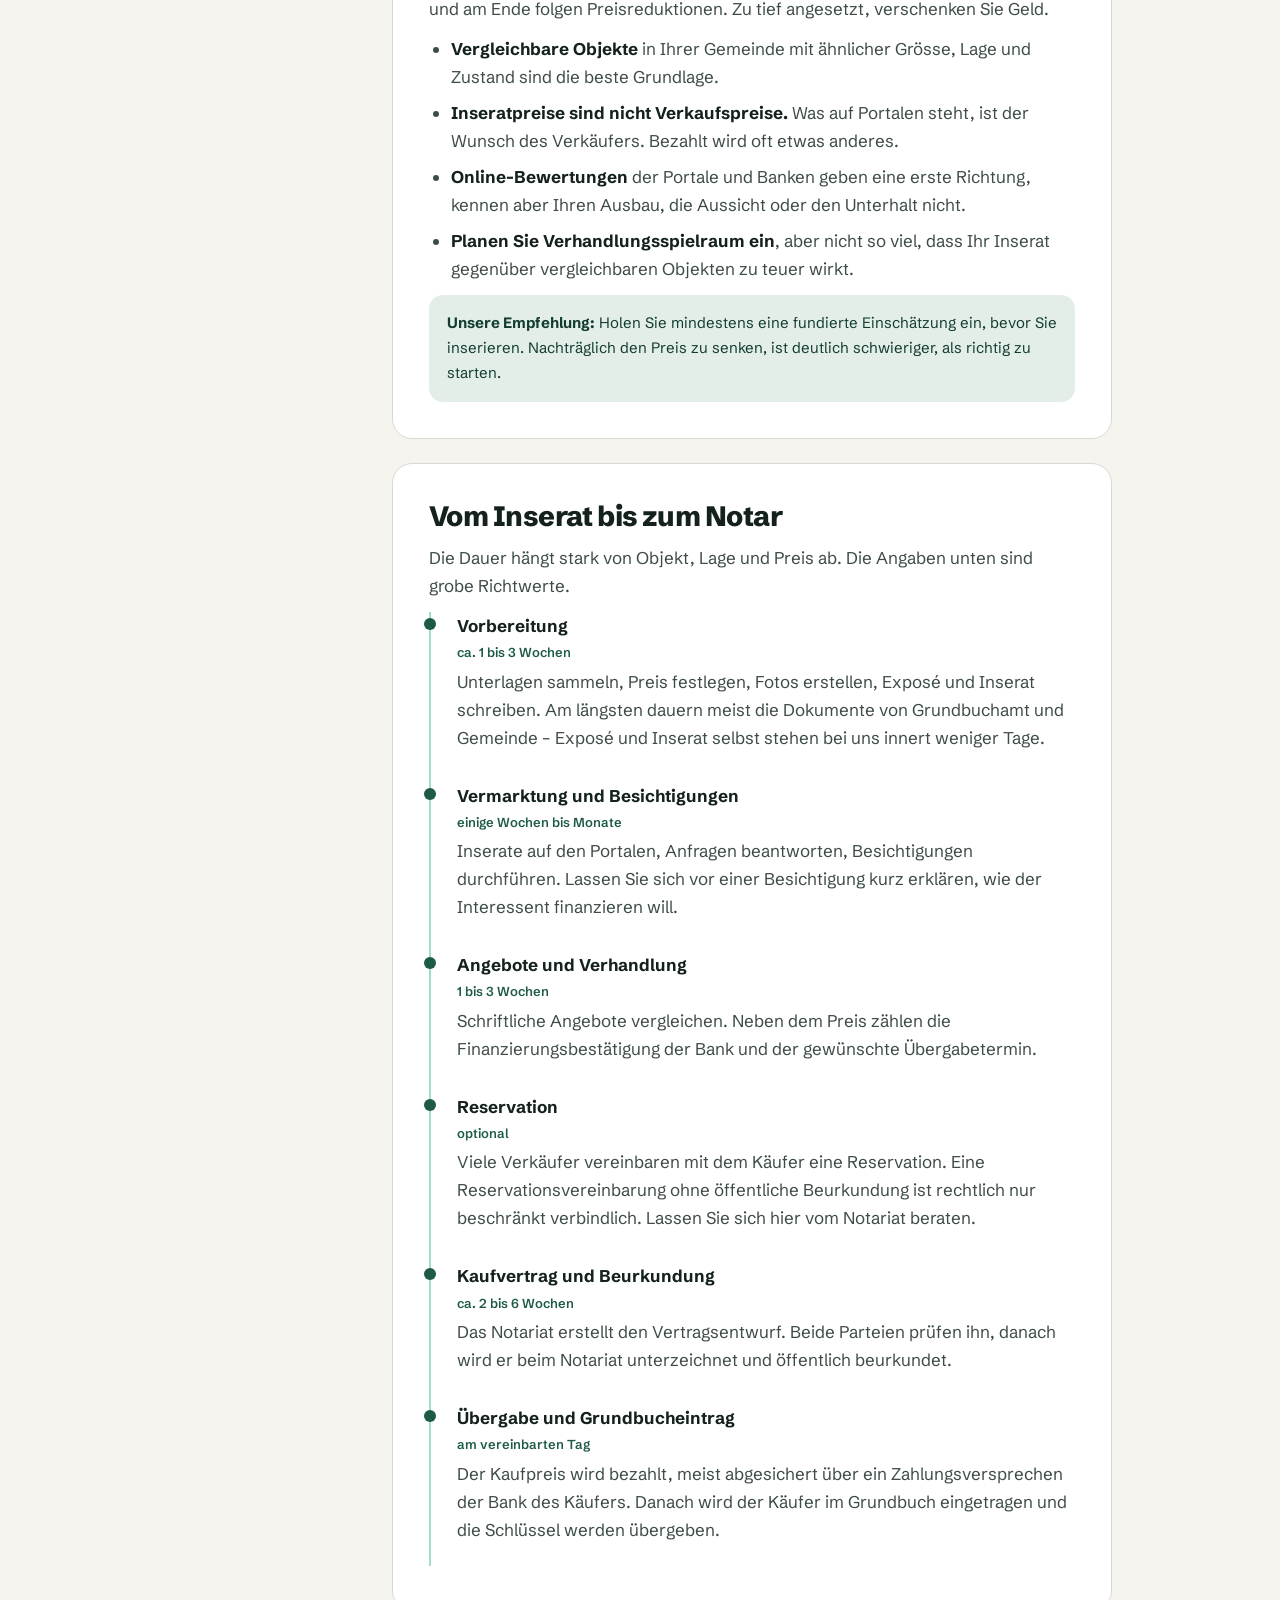
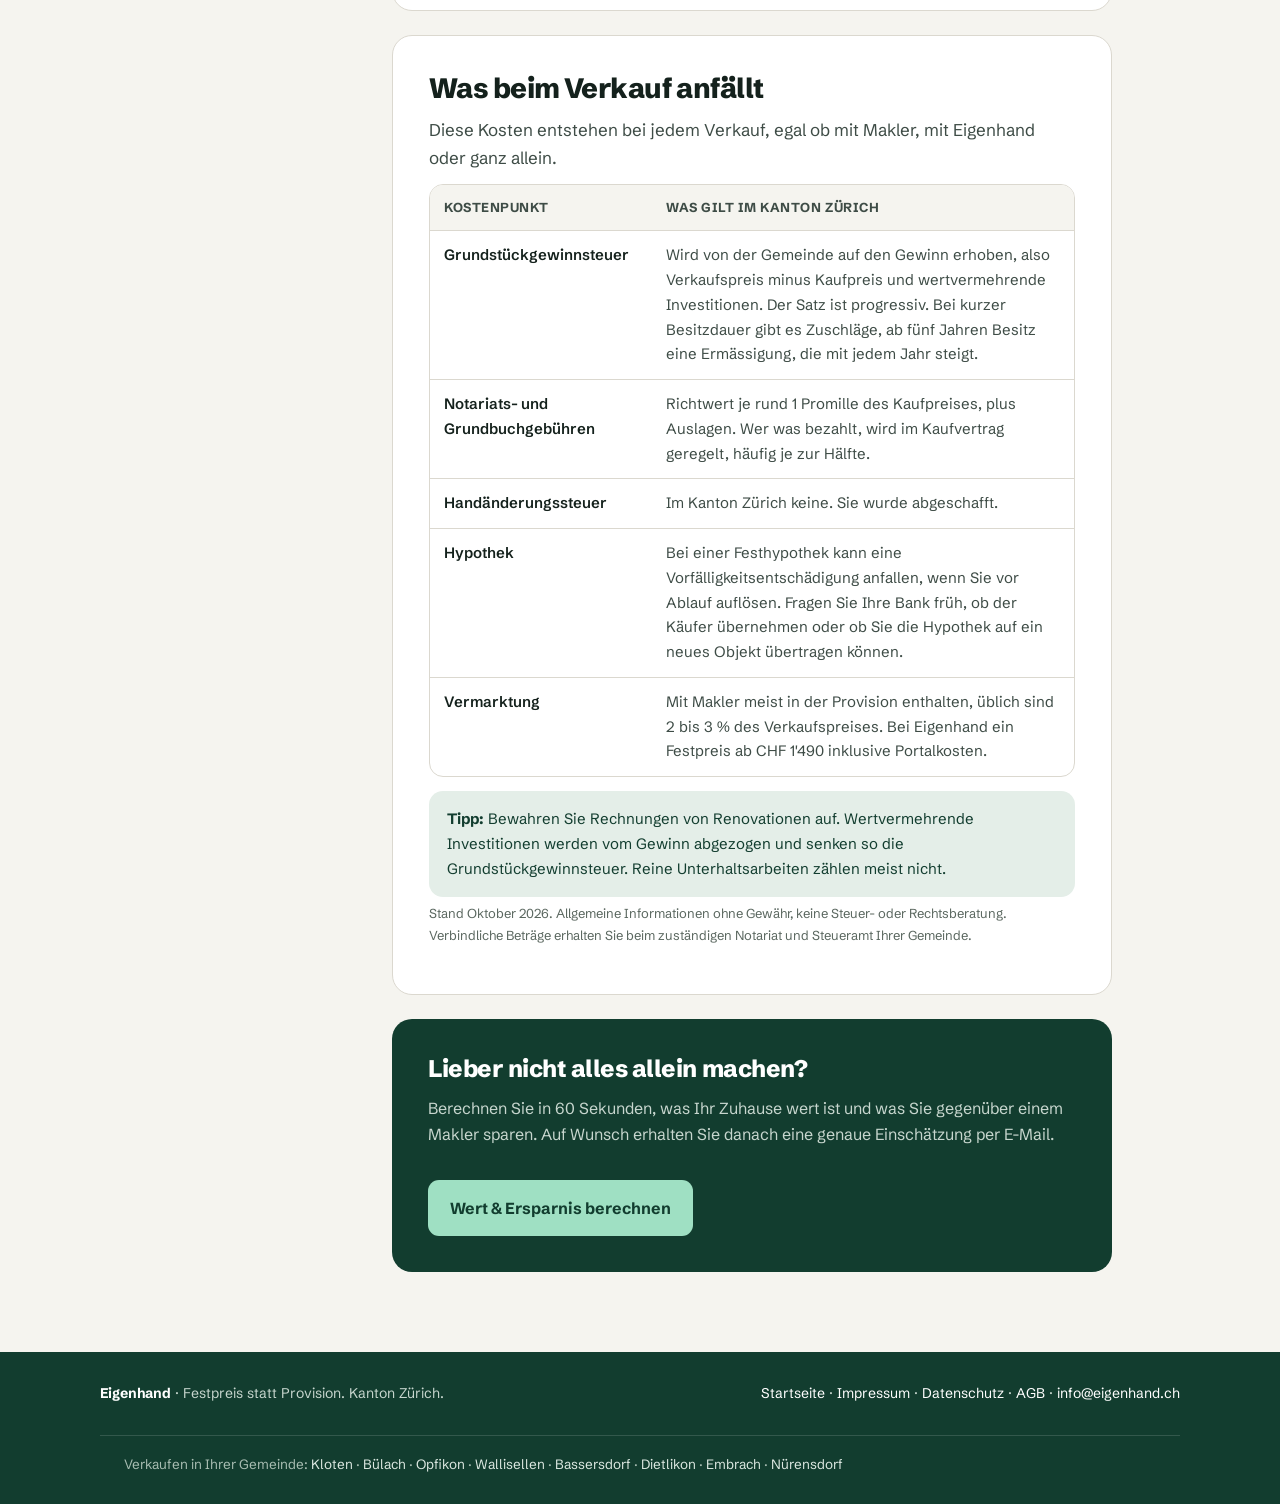
<file: ratgeber.html>
<!doctype html>
<html lang="de-CH">
<head>
<meta charset="utf-8">
<meta name="viewport" content="width=device-width, initial-scale=1, viewport-fit=cover">
<meta http-equiv="Cache-Control" content="no-cache, no-store, must-revalidate">
<meta http-equiv="Pragma" content="no-cache">
<meta http-equiv="Expires" content="0">
<title>Ratgeber Immobilie selbst verkaufen | Eigenhand</title>
<meta name="description" content="Unterlagen-Checkliste, Ablauf bis zum Notar und Kosten beim Immobilienverkauf im Kanton Zürich. Kostenloser Ratgeber für private Verkäufer.">
<link rel="canonical" href="https://eigenhand.ch/ratgeber.html">
<meta name="theme-color" content="#123D2F">
<link rel="icon" href="/favicon.ico" sizes="any"><link rel="icon" type="image/png" sizes="16x16" href="/img/favicon-16.png"><link rel="icon" type="image/png" sizes="32x32" href="/img/favicon-32.png"><link rel="icon" type="image/png" sizes="48x48" href="/img/favicon-48.png"><link rel="icon" type="image/png" sizes="96x96" href="/img/favicon-96.png"><link rel="icon" type="image/png" sizes="144x144" href="/img/favicon-144.png"><link rel="icon" type="image/png" sizes="512x512" href="/img/favicon.png"><link rel="apple-touch-icon" href="/img/apple-touch-icon.png"><meta name="theme-color" content="#123D2F"><link rel="manifest" href="/site.webmanifest">
<link rel="preconnect" href="https://fonts.googleapis.com">
<link rel="preconnect" href="https://fonts.gstatic.com" crossorigin>
<link href="https://fonts.googleapis.com/css2?family=Schibsted+Grotesk:wght@400;500;600;700;800&display=swap" rel="stylesheet">
<style>
:root{--bg:#F5F4EF;--ink:#14211C;--muted:#3E4C46;--muted2:#5A675F;--line:#DBD8CF;--green:#1D5B46;--green-d:#123D2F;--mint:#9FE0C3;--mint-bg:#E4EEE8}
*{box-sizing:border-box}
html{scroll-behavior:smooth;scroll-padding-top:76px}
html,body{margin:0}
body{background:var(--bg);color:var(--ink);font-family:'Schibsted Grotesk',-apple-system,BlinkMacSystemFont,'Segoe UI',Roboto,Helvetica,Arial,sans-serif;line-height:1.65;-webkit-text-size-adjust:100%}
h1,h2,h3{margin:0;font-weight:800;letter-spacing:-0.02em;line-height:1.15}
p{margin:0}
a{color:var(--green)}
.wrap{max-width:1080px;margin:0 auto;padding:0 24px}
header{position:sticky;top:0;z-index:30;background:rgba(245,244,239,.94);backdrop-filter:blur(8px);-webkit-backdrop-filter:blur(8px);border-bottom:1px solid var(--line)}
.bar{display:flex;align-items:center;justify-content:space-between;gap:14px;padding:13px 0}
.brand{display:flex;align-items:center;gap:9px;font-size:21px;font-weight:800;color:var(--ink);text-decoration:none}
.brand svg{width:27px;height:27px}
.btn{display:inline-block;background:var(--green);color:#fff;border:0;border-radius:11px;padding:12px 18px;font:inherit;font-weight:700;font-size:15px;text-decoration:none;text-align:center}
.btn:hover{background:var(--green-d)}
.top{padding:64px 0 36px}
.top .eyebrow{font-size:13px;font-weight:700;letter-spacing:.1em;text-transform:uppercase;color:var(--green);margin-bottom:10px}
.top h1{font-size:clamp(32px,5vw,48px);max-width:760px}
.top p{font-size:18px;color:var(--muted);max-width:640px;margin-top:14px}
.layout{display:grid;grid-template-columns:220px 1fr;gap:48px;align-items:start;padding-bottom:80px}
.toc{position:sticky;top:96px;display:flex;flex-direction:column;gap:4px;font-size:15px}
.toc a{color:var(--muted);text-decoration:none;padding:7px 12px;border-radius:8px}
.toc a:hover{background:#fff;color:var(--ink)}
.layout>*{min-width:0}
article{max-width:720px}
article section{background:#fff;border:1px solid var(--line);border-radius:20px;padding:36px;margin-bottom:24px}
article h2{font-size:28px;margin-bottom:12px}
article h3{font-size:18px;margin:26px 0 8px}
article p{color:var(--muted);font-size:17px;margin-bottom:12px}
article ul,article ol{color:var(--muted);font-size:17px;padding-left:22px;margin:0 0 12px}
article li{margin-bottom:8px}
article li b{color:var(--ink)}
.check{list-style:none;padding-left:0}
.check li{position:relative;padding-left:32px}
.check li::before{content:"";position:absolute;left:0;top:4px;width:20px;height:20px;border-radius:6px;border:2px solid var(--green)}
.tl{list-style:none;padding:0;margin:8px 0 0;border-left:2px solid var(--mint);}
.tl li{position:relative;padding:0 0 22px 26px}
.tl li::before{content:"";position:absolute;left:-7px;top:6px;width:12px;height:12px;border-radius:50%;background:var(--green)}
.tl li b{display:block;color:var(--ink);font-size:17px}
.tl li .d{display:block;font-size:13px;font-weight:600;color:var(--green);margin:2px 0 4px}
.tbl{overflow-x:auto;border:1px solid var(--line);border-radius:14px;margin:8px 0 14px}
table{width:100%;border-collapse:collapse;font-size:15px;min-width:480px}
th,td{padding:12px 14px;border-bottom:1px solid var(--line);text-align:left;vertical-align:top}
thead th{background:var(--bg);font-size:13px;text-transform:uppercase;letter-spacing:.04em;color:var(--muted)}
tbody tr:last-child td{border-bottom:0}
td:first-child{font-weight:600;color:var(--ink)}
td{color:var(--muted)}
.tip{background:var(--mint-bg);border-radius:14px;padding:16px 18px;color:var(--green-d);font-size:15px;margin-top:8px}
.tip b{color:var(--green-d)}
.fine{font-size:13px;color:var(--muted2);margin-top:6px}
.ctabox{background:var(--green-d);color:#fff;border-radius:20px;padding:36px;display:flex;justify-content:space-between;align-items:center;gap:20px;flex-wrap:wrap}
.ctabox h2{color:#fff;font-size:24px}
.ctabox p{color:#C7D6CE;font-size:16px;margin-top:6px}
.ctabox .btn{background:var(--mint);color:var(--green-d);padding:15px 22px;font-size:16px}
footer{background:var(--green-d);color:#C7D6CE;font-size:14px}
footer .row{display:flex;justify-content:space-between;gap:16px;flex-wrap:wrap;padding:30px 0}
footer .orte-links{display:block;border-top:1px solid rgba(255,255,255,.14);padding:16px 24px 26px;font-size:13.5px;color:#A8BDB2;line-height:1.9}
footer .orte-links a{color:#DCE8E1;white-space:nowrap}
footer a{color:#fff;text-decoration:none}
@media(max-width:860px){.layout{grid-template-columns:1fr;gap:20px}.toc{position:static;flex-direction:row;flex-wrap:wrap;gap:6px}.toc a{background:#fff;border:1px solid var(--line)}}
@media(max-width:640px){.wrap{padding:0 16px}article section{padding:24px 20px}.top{padding:40px 0 24px}.bar .btn{padding:10px 12px;font-size:14px}.ctabox{padding:26px 22px}}
</style>
</head>
<body>
<header>
  <div class="wrap bar">
    <a class="brand" href="index.html">
      <img src="img/logo.png" alt="Eigenhand" style="height:27px;width:auto;display:block">
      Eigenhand
    </a>
    <a class="btn" href="index.html#bewertung">Wert &amp; Ersparnis berechnen</a>
  </div>
</header>

<div class="wrap top">
  <div class="eyebrow">Ratgeber</div>
  <h1>Immobilie selbst verkaufen im Kanton Zürich</h1>
  <p>Was Sie vorbereiten müssen, wie der Ablauf bis zum Notar aussieht und welche Kosten beim Verkauf anfallen. Sachlich, ohne Verkaufsdruck.</p>
</div>

<div class="wrap layout">
  <nav class="toc" aria-label="Inhalt">
    <a href="#unterlagen">Unterlagen</a>
    <a href="#preis">Den Preis finden</a>
    <a href="#ablauf">Ablauf</a>
    <a href="#kosten">Kosten</a>
  </nav>
  <article>
    <section id="unterlagen">
      <h2>Diese Unterlagen brauchen Sie</h2>
      <p>Kaufinteressenten, deren Bank und das Notariat wollen dieselben Dokumente sehen. Wer sie früh beisammen hat, wirkt seriös und verliert keine Zeit, wenn ein Käufer ernsthaft wird.</p>
      <h3>Für jede Immobilie</h3>
      <ul class="check">
        <li><b>Grundbuchauszug</b>, nicht älter als einige Monate. Erhältlich beim zuständigen Notariat.</li>
        <li><b>Katasterplan</b> beziehungsweise Situationsplan mit Grundstücksgrenzen.</li>
        <li><b>Gebäudeversicherungsausweis</b> der Gebäudeversicherung Kanton Zürich (GVZ).</li>
        <li><b>Grundrisspläne</b> mit Flächenangaben, wenn vorhanden auch Schnitte und Baubeschrieb.</li>
        <li><b>Liste der Renovationen</b> mit Jahr und Kosten, inklusive Rechnungen. Wertvermehrende Investitionen können die Grundstückgewinnsteuer senken.</li>
        <li><b>Angaben zur Heizung und Energie</b>, zum Beispiel Heizungsart, Baujahr der Anlage und Nebenkosten der letzten Jahre.</li>
        <li><b>Baubewilligungen</b> für Umbauten und Anbauten.</li>
        <li><b>Hypothekarvertrag</b>, um Laufzeit und allfällige Kosten einer vorzeitigen Auflösung zu kennen.</li>
      </ul>
      <h3>Zusätzlich bei Stockwerkeigentum</h3>
      <ul class="check">
        <li><b>Begründungsakt und Reglement</b> der Stockwerkeigentümergemeinschaft.</li>
        <li><b>Protokolle der Eigentümerversammlungen</b> der letzten zwei bis drei Jahre.</li>
        <li><b>Stand des Erneuerungsfonds</b> sowie Jahresrechnung und Budget.</li>
        <li><b>Geplante Sanierungen</b>, über die bereits beschlossen wurde.</li>
      </ul>
      <div class="tip"><b>Tipp:</b> Käufer lesen Protokolle genau. Steht dort eine teure Fassadensanierung an, kommt das in der Verhandlung ohnehin auf den Tisch. Besser, Sie sprechen es selbst offen an.</div>
    </section>

    <section id="preis">
      <h2>Den richtigen Angebotspreis finden</h2>
      <p>Der Angebotspreis ist die wichtigste Entscheidung im ganzen Verkauf. Zu hoch angesetzt, bleibt das Inserat lange online, Interessenten werden misstrauisch und am Ende folgen Preisreduktionen. Zu tief angesetzt, verschenken Sie Geld.</p>
      <ul>
        <li><b>Vergleichbare Objekte</b> in Ihrer Gemeinde mit ähnlicher Grösse, Lage und Zustand sind die beste Grundlage.</li>
        <li><b>Inseratpreise sind nicht Verkaufspreise.</b> Was auf Portalen steht, ist der Wunsch des Verkäufers. Bezahlt wird oft etwas anderes.</li>
        <li><b>Online-Bewertungen</b> der Portale und Banken geben eine erste Richtung, kennen aber Ihren Ausbau, die Aussicht oder den Unterhalt nicht.</li>
        <li><b>Planen Sie Verhandlungsspielraum ein</b>, aber nicht so viel, dass Ihr Inserat gegenüber vergleichbaren Objekten zu teuer wirkt.</li>
      </ul>
      <div class="tip"><b>Unsere Empfehlung:</b> Holen Sie mindestens eine fundierte Einschätzung ein, bevor Sie inserieren. Nachträglich den Preis zu senken, ist deutlich schwieriger, als richtig zu starten.</div>
    </section>

    <section id="ablauf">
      <h2>Vom Inserat bis zum Notar</h2>
      <p>Die Dauer hängt stark von Objekt, Lage und Preis ab. Die Angaben unten sind grobe Richtwerte.</p>
      <ol class="tl">
        <li><b>Vorbereitung</b><span class="d">ca. 1 bis 3 Wochen</span>Unterlagen sammeln, Preis festlegen, Fotos erstellen, Exposé und Inserat schreiben. Am längsten dauern meist die Dokumente von Grundbuchamt und Gemeinde – Exposé und Inserat selbst stehen bei uns innert weniger Tage.</li>
        <li><b>Vermarktung und Besichtigungen</b><span class="d">einige Wochen bis Monate</span>Inserate auf den Portalen, Anfragen beantworten, Besichtigungen durchführen. Lassen Sie sich vor einer Besichtigung kurz erklären, wie der Interessent finanzieren will.</li>
        <li><b>Angebote und Verhandlung</b><span class="d">1 bis 3 Wochen</span>Schriftliche Angebote vergleichen. Neben dem Preis zählen die Finanzierungsbestätigung der Bank und der gewünschte Übergabetermin.</li>
        <li><b>Reservation</b><span class="d">optional</span>Viele Verkäufer vereinbaren mit dem Käufer eine Reservation. Eine Reservationsvereinbarung ohne öffentliche Beurkundung ist rechtlich nur beschränkt verbindlich. Lassen Sie sich hier vom Notariat beraten.</li>
        <li><b>Kaufvertrag und Beurkundung</b><span class="d">ca. 2 bis 6 Wochen</span>Das Notariat erstellt den Vertragsentwurf. Beide Parteien prüfen ihn, danach wird er beim Notariat unterzeichnet und öffentlich beurkundet.</li>
        <li><b>Übergabe und Grundbucheintrag</b><span class="d">am vereinbarten Tag</span>Der Kaufpreis wird bezahlt, meist abgesichert über ein Zahlungsversprechen der Bank des Käufers. Danach wird der Käufer im Grundbuch eingetragen und die Schlüssel werden übergeben.</li>
      </ol>
    </section>

    <section id="kosten">
      <h2>Was beim Verkauf anfällt</h2>
      <p>Diese Kosten entstehen bei jedem Verkauf, egal ob mit Makler, mit Eigenhand oder ganz allein.</p>
      <div class="tbl">
        <table>
          <thead><tr><th>Kostenpunkt</th><th>Was gilt im Kanton Zürich</th></tr></thead>
          <tbody>
            <tr><td>Grundstückgewinnsteuer</td><td>Wird von der Gemeinde auf den Gewinn erhoben, also Verkaufspreis minus Kaufpreis und wertvermehrende Investitionen. Der Satz ist progressiv. Bei kurzer Besitzdauer gibt es Zuschläge, ab fünf Jahren Besitz eine Ermässigung, die mit jedem Jahr steigt.</td></tr>
            <tr><td>Notariats- und Grundbuchgebühren</td><td>Richtwert je rund 1 Promille des Kaufpreises, plus Auslagen. Wer was bezahlt, wird im Kaufvertrag geregelt, häufig je zur Hälfte.</td></tr>
            <tr><td>Handänderungssteuer</td><td>Im Kanton Zürich keine. Sie wurde abgeschafft.</td></tr>
            <tr><td>Hypothek</td><td>Bei einer Festhypothek kann eine Vorfälligkeitsentschädigung anfallen, wenn Sie vor Ablauf auflösen. Fragen Sie Ihre Bank früh, ob der Käufer übernehmen oder ob Sie die Hypothek auf ein neues Objekt übertragen können.</td></tr>
            <tr><td>Vermarktung</td><td>Mit Makler meist in der Provision enthalten, üblich sind 2 bis 3 % des Verkaufspreises. Bei Eigenhand ein Festpreis ab CHF 1'490 inklusive Portalkosten.</td></tr>
          </tbody>
        </table>
      </div>
      <div class="tip"><b>Tipp:</b> Bewahren Sie Rechnungen von Renovationen auf. Wertvermehrende Investitionen werden vom Gewinn abgezogen und senken so die Grundstückgewinnsteuer. Reine Unterhaltsarbeiten zählen meist nicht.</div>
      <p class="fine">Stand Oktober 2026. Allgemeine Informationen ohne Gewähr, keine Steuer- oder Rechtsberatung. Verbindliche Beträge erhalten Sie beim zuständigen Notariat und Steueramt Ihrer Gemeinde.</p>
    </section>

    <div class="ctabox">
      <div><h2>Lieber nicht alles allein machen?</h2><p>Berechnen Sie in 60 Sekunden, was Ihr Zuhause wert ist und was Sie gegenüber einem Makler sparen. Auf Wunsch erhalten Sie danach eine genaue Einschätzung per E-Mail.</p></div>
      <a class="btn" href="index.html#bewertung">Wert &amp; Ersparnis berechnen</a>
    </div>
  </article>
</div>

<footer>
  <div class="wrap row">
    <span><strong style="color:#fff">Eigenhand</strong> · Festpreis statt Provision. Kanton Zürich.</span>
    <span><a href="index.html">Startseite</a> · <a href="index.html#impressum">Impressum</a> · <a href="index.html#datenschutz">Datenschutz</a> · <a href="index.html#agb">AGB</a> · <a href="mailto:info@eigenhand.ch">info@eigenhand.ch</a></span>
  </div>
  <!-- orte:start -->
  <div class="wrap row orte-links"><span>Verkaufen in Ihrer Gemeinde: <a href="/immobilie-verkaufen-kloten.html">Kloten</a> · <a href="/immobilie-verkaufen-buelach.html">Bülach</a> · <a href="/immobilie-verkaufen-opfikon.html">Opfikon</a> · <a href="/immobilie-verkaufen-wallisellen.html">Wallisellen</a> · <a href="/immobilie-verkaufen-bassersdorf.html">Bassersdorf</a> · <a href="/immobilie-verkaufen-dietlikon.html">Dietlikon</a> · <a href="/immobilie-verkaufen-embrach.html">Embrach</a> · <a href="/immobilie-verkaufen-nuerensdorf.html">Nürensdorf</a></span></div>
  <!-- orte:end -->
</footer>
</body>
</html>
</file>
<file: orte.css>
/* Eigenhand – Styles für die Ortsseiten. Erzeugt von Hand, genutzt von tools/build_orte.py */
:root{--bg:#F5F4EF;--surface:#FFFFFF;--ink:#14211C;--muted:#3E4C46;--muted2:#5A675F;--line:#DBD8CF;--green:#1D5B46;--green-d:#123D2F;--mint:#9FE0C3;--mint-bg:#E4EEE8;--warn:#B45233}
*{box-sizing:border-box}
html{scroll-behavior:smooth;scroll-padding-top:76px}
html,body{margin:0}
body{background:var(--bg);color:var(--ink);font-family:'Schibsted Grotesk',-apple-system,BlinkMacSystemFont,'Segoe UI',Roboto,Helvetica,Arial,sans-serif;line-height:1.6;-webkit-text-size-adjust:100%;overflow-x:hidden}
h1,h2,h3{margin:0;font-weight:800;letter-spacing:-0.02em;line-height:1.14}
p{margin:0}
a{color:var(--green);text-decoration:none}
.wrap{max-width:860px;margin:0 auto;padding:0 24px}
.btn{display:inline-block;background:var(--green);color:#fff;border:0;border-radius:11px;padding:16px 24px;font:inherit;font-weight:700;font-size:16px;cursor:pointer;text-align:center}
.btn:hover{background:var(--green-d)}
.btn.sec{background:#fff;color:var(--ink);border:1px solid var(--line);font-weight:600}

header{position:sticky;top:0;z-index:40;background:rgba(245,244,239,.92);backdrop-filter:blur(10px);border-bottom:1px solid var(--line)}
header .bar{display:flex;align-items:center;justify-content:space-between;gap:16px;padding:14px 24px;max-width:1080px;margin:0 auto}
header .brand{display:flex;align-items:center;gap:9px;font-weight:800;font-size:19px;color:var(--ink);letter-spacing:-0.02em}
header .links{display:flex;align-items:center;gap:20px;font-size:15px;font-weight:600}
header .links a{color:var(--muted)}
header .links a.btn{color:#fff;padding:10px 16px;font-size:15px}
@media(max-width:720px){header .links a:not(.btn){display:none}}

.crumb{font-size:14px;color:var(--muted2);padding:18px 0 0}
.crumb a{color:var(--muted2)}

.top{padding:26px 0 40px}
h1{font-size:clamp(30px,5.2vw,44px)}
.lead{font-size:18px;color:var(--muted);margin-top:16px}
.cta{display:flex;gap:12px;flex-wrap:wrap;margin-top:24px}
.hint{font-size:14px;color:var(--muted2);margin-top:12px}

section{padding:34px 0;border-top:1px solid var(--line)}
h2{font-size:clamp(22px,3.4vw,30px);margin-bottom:14px}
h3{font-size:18px;margin-bottom:6px}
section p+p{margin-top:12px}
.body{color:var(--muted);font-size:16.5px}

.calc{background:var(--surface);border:1px solid var(--line);border-radius:16px;padding:22px 24px;margin-top:20px}
.calc .row{display:flex;justify-content:space-between;align-items:baseline;gap:14px;padding:9px 0;border-bottom:1px solid var(--line)}
.calc .row:last-of-type{border-bottom:0}
.calc .row small{display:block;font-size:13px;color:var(--muted2);font-weight:400}
.calc .row b{white-space:nowrap}
.calc .row.tot b{font-size:23px;color:var(--green-d)}
.calc .note{font-size:13px;color:var(--muted2);margin-top:12px}

.prices{background:var(--mint-bg);border-radius:16px;padding:20px 24px;margin-top:18px}
.prices div{display:flex;justify-content:space-between;gap:12px;padding:6px 0;font-size:16px}
.prices b{white-space:nowrap}

.pk{display:grid;gap:12px;margin-top:18px}
.pk a{display:block;background:var(--surface);border:1px solid var(--line);border-radius:14px;padding:16px 18px;color:var(--ink)}
.pk a:hover{border-color:var(--green)}
.pk .n{display:block;font-weight:800}
.pk .d{display:block;font-size:14.5px;color:var(--muted);margin-top:2px}
.pk .p{display:block;font-weight:800;color:var(--green-d);margin-top:6px}

.tip{background:var(--surface);border-left:4px solid var(--green);border-radius:0 12px 12px 0;padding:16px 20px;margin-top:18px;font-size:16px;color:var(--muted)}
.tip b{color:var(--ink)}

details{background:var(--surface);border:1px solid var(--line);border-radius:12px;padding:14px 18px;margin-bottom:10px}
summary{font-weight:700;cursor:pointer;list-style:none}
summary::-webkit-details-marker{display:none}
summary::after{content:"+";float:right;color:var(--green);font-weight:800}
details[open] summary::after{content:"–"}
details p{margin-top:10px;color:var(--muted);font-size:16px}

.end{background:var(--green-d);color:#E7EEEA;border-radius:18px;padding:28px 26px;margin:34px 0}
.end h2{color:#fff;margin-bottom:10px}
.end .btn{background:var(--mint);color:var(--green-d);margin-top:16px}
.end .btn:hover{background:#fff}

.nearby{font-size:15px;color:var(--muted2);padding-bottom:10px}
.nearby a{color:var(--green);font-weight:600}

footer{background:var(--green-d);color:#C7D6CE;font-size:14px;margin-top:10px}
footer .row{max-width:1080px;margin:0 auto;display:flex;justify-content:space-between;gap:16px;flex-wrap:wrap;padding:30px 24px}
footer a{color:#fff}
</file>
